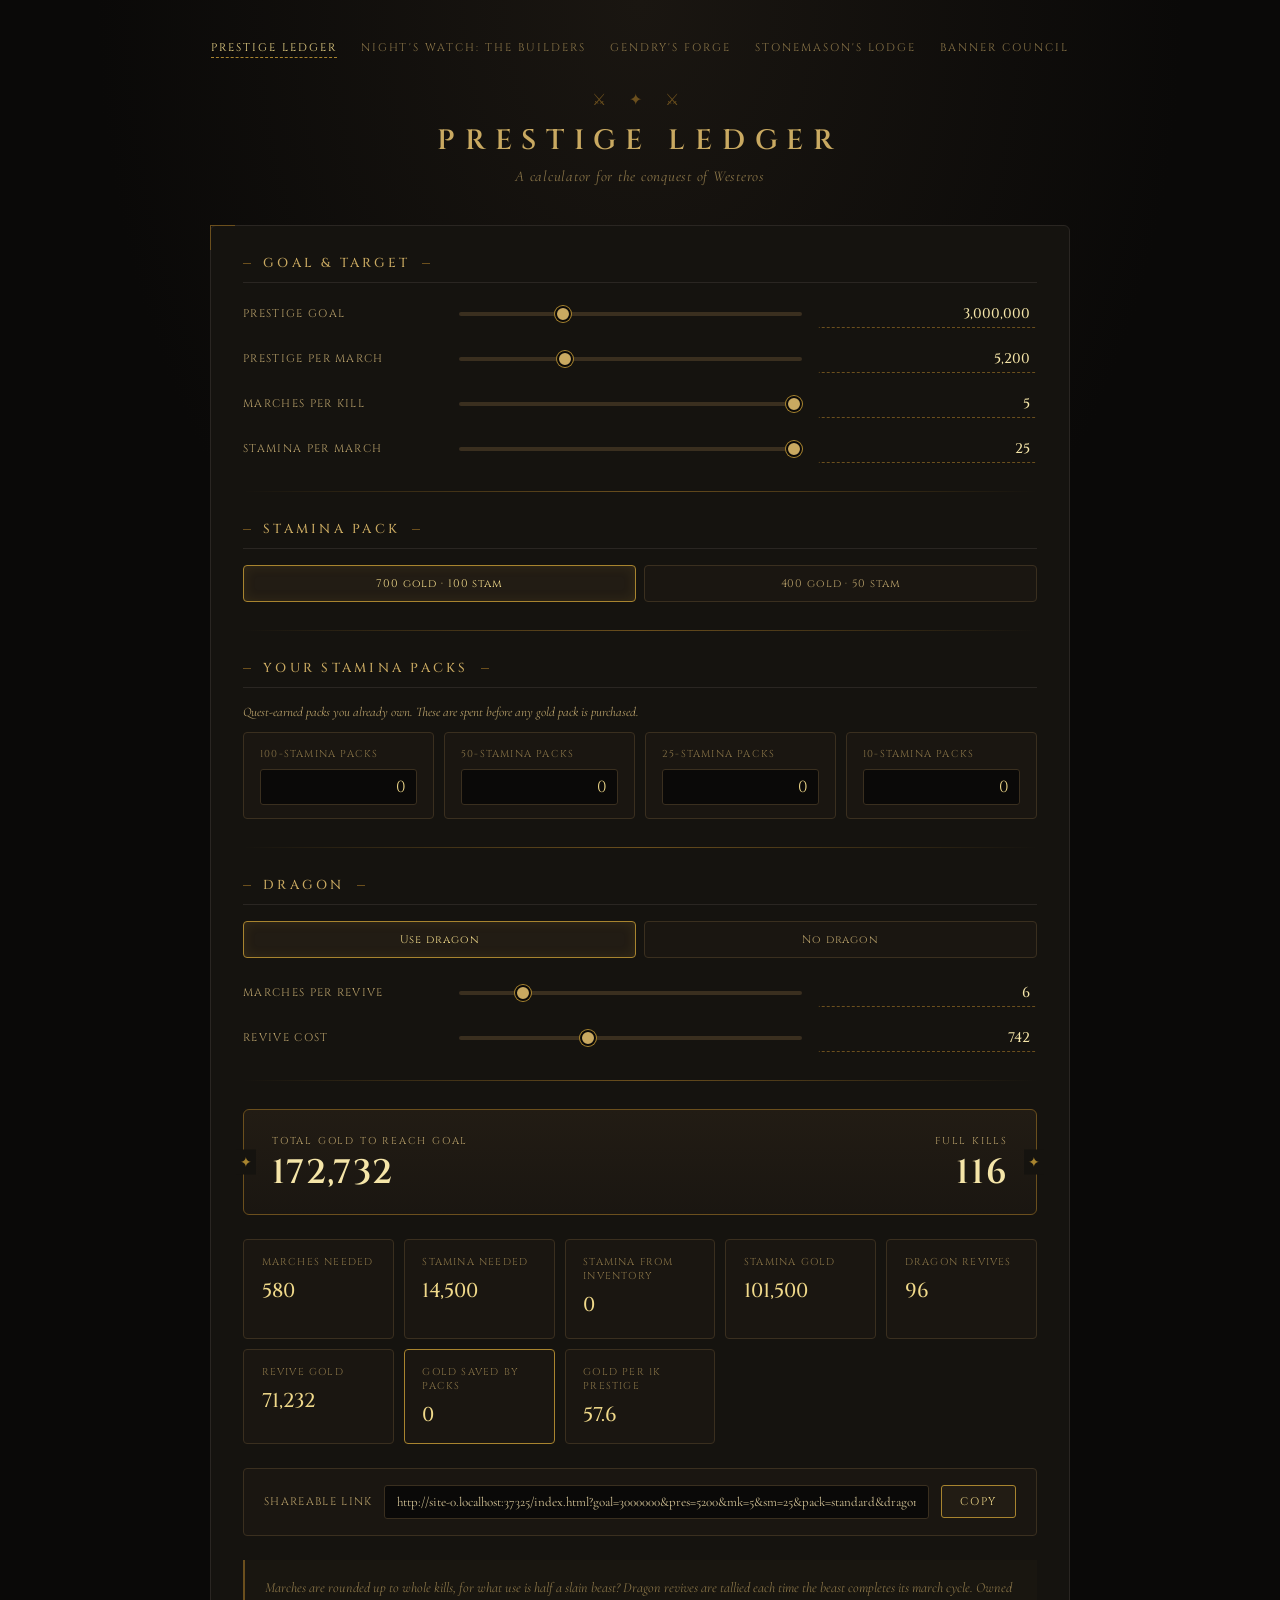
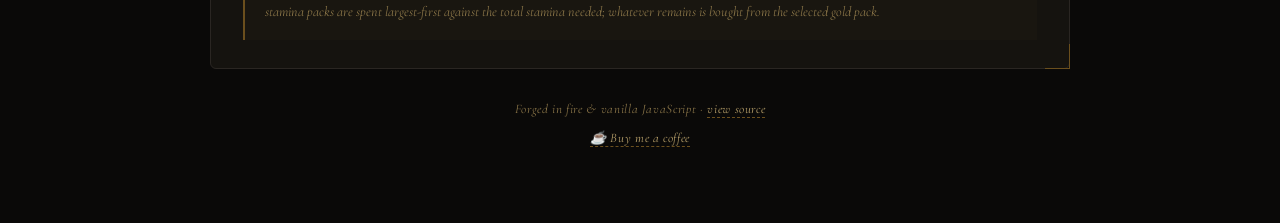
<file: index.html>
<!DOCTYPE html>
<html lang="en">
<head>
<meta charset="UTF-8">
<meta name="viewport" content="width=device-width, initial-scale=1.0">
<title>Prestige Ledger — GoT Conquest Calculator</title>
<meta name="description" content="A live calculator for tracking house prestige gained from monster attacks in Game of Thrones: Conquest.">
<link rel="preconnect" href="https://fonts.googleapis.com">
<link rel="preconnect" href="https://fonts.gstatic.com" crossorigin>
<link href="https://fonts.googleapis.com/css2?family=Cinzel:wght@400;500;600;700&family=Cormorant+Garamond:ital,wght@0,400;0,500;1,400&display=swap" rel="stylesheet">
<link rel="stylesheet" href="styles.css">
</head>
<body>

<div class="page">

  <nav class="nav">
    <a href="index.html" class="current">Prestige Ledger</a>
    <a href="keep-upgrade.html">Night's Watch: The Builders</a>
    <a href="gendrys-forge.html">Gendry's Forge</a>
    <a href="enhance.html">Stonemason's Lodge</a>
    <a href="alliance-tree.html">Banner Council</a>
  </nav>

  <div class="crest">⚔ ✦ ⚔</div>
  <h1 class="title">Prestige Ledger</h1>
  <p class="subtitle">A calculator for the conquest of Westeros</p>

  <div class="panel" id="wrap">

    <h2>Goal &amp; Target</h2>
    <div class="row">
      <label>Prestige goal</label>
      <input type="range" id="goal" min="100000" max="10000000" step="50000" value="3000000" />
      <input type="text" inputmode="numeric" class="val-input" id="goal-out" data-field="goal" />
    </div>
    <div class="row">
      <label>Prestige per march</label>
      <input type="range" id="prestige" min="1000" max="15000" step="100" value="5200" />
      <input type="text" inputmode="numeric" class="val-input" id="prestige-out" data-field="prestige" />
    </div>
    <div class="row">
      <label>Marches per kill</label>
      <input type="range" id="marches-kill" min="1" max="5" step="1" value="5" />
      <input type="text" inputmode="numeric" class="val-input" id="marches-kill-out" data-field="marchesKill" />
    </div>
    <div class="row">
      <label>Stamina per march</label>
      <input type="range" id="stamina-march" min="5" max="25" step="5" value="25" />
      <input type="text" inputmode="numeric" class="val-input" id="stamina-march-out" data-field="stamMarch" />
    </div>

    <div class="divider"></div>

    <h2>Stamina Pack</h2>
    <div class="radio-group" id="pack-group">
      <div class="radio-opt active" data-pack="standard" data-gold="700" data-stam="100">700 gold · 100 stam</div>
      <div class="radio-opt" data-pack="small" data-gold="400" data-stam="50">400 gold · 50 stam</div>
    </div>

    <div class="divider"></div>

    <h2>Your Stamina Packs</h2>
    <p class="inv-hint">Quest-earned packs you already own. These are spent before any gold pack is purchased.</p>
    <div class="inventory-grid">
      <div class="inv-card">
        <label>100-stamina packs</label>
        <input type="text" inputmode="numeric" id="inv-100" data-inv="100" value="0" />
      </div>
      <div class="inv-card">
        <label>50-stamina packs</label>
        <input type="text" inputmode="numeric" id="inv-50" data-inv="50" value="0" />
      </div>
      <div class="inv-card">
        <label>25-stamina packs</label>
        <input type="text" inputmode="numeric" id="inv-25" data-inv="25" value="0" />
      </div>
      <div class="inv-card">
        <label>10-stamina packs</label>
        <input type="text" inputmode="numeric" id="inv-10" data-inv="10" value="0" />
      </div>
    </div>

    <div class="divider"></div>

    <h2>Dragon</h2>
    <div class="radio-group" id="dragon-group" style="margin-bottom: 1.25rem;">
      <div class="radio-opt active" data-dragon="1">Use dragon</div>
      <div class="radio-opt" data-dragon="0">No dragon</div>
    </div>
    <div class="row dragon-row">
      <label>Marches per revive</label>
      <input type="range" id="dragon-marches" min="1" max="30" step="1" value="6" />
      <input type="text" inputmode="numeric" class="val-input" id="dragon-marches-out" data-field="dragonMarches" />
    </div>
    <div class="row dragon-row">
      <label>Revive cost</label>
      <input type="range" id="revive" min="0" max="2000" step="1" value="742" />
      <input type="text" inputmode="numeric" class="val-input" id="revive-out" data-field="revive" />
    </div>

    <div class="divider"></div>

    <div class="headline">
      <div>
        <div class="headline-label">Total gold to reach goal</div>
        <div class="headline-val" id="total-gold">—</div>
      </div>
      <div style="text-align: right;">
        <div class="headline-label">Full kills</div>
        <div class="headline-val" id="total-kills">—</div>
      </div>
    </div>

    <div class="stats-grid">
      <div class="stat-card">
        <div class="stat-label">Marches needed</div>
        <div class="stat-val" id="marches">—</div>
      </div>
      <div class="stat-card">
        <div class="stat-label">Stamina needed</div>
        <div class="stat-val" id="stamina-total">—</div>
      </div>
      <div class="stat-card">
        <div class="stat-label">Stamina from inventory</div>
        <div class="stat-val" id="stam-from-inv">—</div>
        <div class="stat-sub" id="stam-from-inv-sub"></div>
      </div>
      <div class="stat-card">
        <div class="stat-label">Stamina gold</div>
        <div class="stat-val" id="stamina-gold">—</div>
      </div>
      <div class="stat-card">
        <div class="stat-label">Dragon revives</div>
        <div class="stat-val" id="revives">—</div>
      </div>
      <div class="stat-card">
        <div class="stat-label">Revive gold</div>
        <div class="stat-val" id="revive-gold">—</div>
      </div>
      <div class="stat-card savings">
        <div class="stat-label">Gold saved by packs</div>
        <div class="stat-val" id="gold-saved">—</div>
      </div>
      <div class="stat-card">
        <div class="stat-label">Gold per 1k prestige</div>
        <div class="stat-val" id="efficiency">—</div>
      </div>
    </div>

    <div class="share">
      <span class="share-label">Shareable link</span>
      <input type="text" id="share-url" readonly />
      <button id="copy-btn" type="button">Copy</button>
    </div>

    <div class="footnote">
      Marches are rounded up to whole kills, for what use is half a slain beast? Dragon revives are tallied each time the beast completes its march cycle. Owned stamina packs are spent largest-first against the total stamina needed; whatever remains is bought from the selected gold pack.
    </div>

  </div>

  <footer>
    <p>Forged in fire &amp; vanilla JavaScript · <a href="https://github.com/macaugh/gotc-companion" target="_blank" rel="noopener">view source</a></p>
    <p><a href="https://buymeacoffee.com/laughingcr0w" target="_blank" rel="noopener">☕ Buy me a coffee</a></p>
  </footer>

</div>

<script>
(function() {
  const fmt = n => Math.round(n).toLocaleString();
  const wrap = document.getElementById('wrap');

  const state = {
    goal: 3000000,
    prestige: 5200,
    marchesKill: 5,
    stamMarch: 25,
    pack: 'standard',
    packGold: 700,
    packStam: 100,
    useDragon: true,
    dragonMarches: 6,
    revive: 742,
    inv100: 0,
    inv50: 0,
    inv25: 0,
    inv10: 0
  };

  // Slider config: keep min/max for slider; typed input may exceed.
  const SLIDERS = {
    goal:          { min: 100000, max: 10000000, step: 50000, integer: true },
    prestige:      { min: 1000,   max: 15000,    step: 100,   integer: true },
    marchesKill:   { min: 1,      max: 5,        step: 1,     integer: true },
    stamMarch:     { min: 5,      max: 25,       step: 5,     integer: true },
    dragonMarches: { min: 1,      max: 30,       step: 1,     integer: true },
    revive:        { min: 0,      max: 2000,     step: 1,     integer: true }
  };

  const SLIDER_ID = {
    goal: 'goal',
    prestige: 'prestige',
    marchesKill: 'marches-kill',
    stamMarch: 'stamina-march',
    dragonMarches: 'dragon-marches',
    revive: 'revive'
  };

  const OUT_ID = {
    goal: 'goal-out',
    prestige: 'prestige-out',
    marchesKill: 'marches-kill-out',
    stamMarch: 'stamina-march-out',
    dragonMarches: 'dragon-marches-out',
    revive: 'revive-out'
  };

  const URL_KEYS = {
    goal: 'goal',
    pres: 'prestige',
    mk: 'marchesKill',
    sm: 'stamMarch',
    pack: 'pack',
    dragon: 'useDragon',
    dm: 'dragonMarches',
    rev: 'revive',
    i100: 'inv100',
    i50: 'inv50',
    i25: 'inv25',
    i10: 'inv10'
  };

  const PACKS = {
    standard: { gold: 700, stam: 100 },
    small: { gold: 400, stam: 50 }
  };

  // Parse a typed string into a number; allows commas. Returns null if invalid.
  function parseTyped(raw, integer) {
    if (raw == null) return null;
    const cleaned = String(raw).replace(/[,\s]/g, '');
    if (cleaned === '' || cleaned === '-') return null;
    const n = integer ? parseInt(cleaned, 10) : parseFloat(cleaned);
    if (isNaN(n)) return null;
    return n;
  }

  function clampForSlider(field, value) {
    const cfg = SLIDERS[field];
    if (!cfg) return value;
    return Math.max(cfg.min, Math.min(cfg.max, value));
  }

  function loadFromUrl() {
    const params = new URLSearchParams(window.location.search);
    for (const [urlKey, stateKey] of Object.entries(URL_KEYS)) {
      if (!params.has(urlKey)) continue;
      const raw = params.get(urlKey);
      if (stateKey === 'pack') {
        if (PACKS[raw]) {
          state.pack = raw;
          state.packGold = PACKS[raw].gold;
          state.packStam = PACKS[raw].stam;
        }
      } else if (stateKey === 'useDragon') {
        state.useDragon = raw === '1' || raw === 'true';
      } else {
        const num = parseInt(raw, 10);
        if (!isNaN(num) && num >= 0) state[stateKey] = num;
      }
    }
  }

  // Push current state into all controls (sliders, text inputs, radios).
  function applyToDom() {
    for (const field of Object.keys(SLIDERS)) {
      const slider = document.getElementById(SLIDER_ID[field]);
      const out = document.getElementById(OUT_ID[field]);
      slider.value = clampForSlider(field, state[field]);
      // Only overwrite the text input if it's not currently being edited.
      if (document.activeElement !== out) {
        out.value = SLIDERS[field].integer ? fmt(state[field]) : state[field];
      }
    }
    document.getElementById('inv-100').value = state.inv100;
    document.getElementById('inv-50').value = state.inv50;
    document.getElementById('inv-25').value = state.inv25;
    document.getElementById('inv-10').value = state.inv10;

    document.querySelectorAll('#pack-group .radio-opt').forEach(o => {
      o.classList.toggle('active', o.dataset.pack === state.pack);
    });
    document.querySelectorAll('#dragon-group .radio-opt').forEach(o => {
      o.classList.toggle('active', o.dataset.dragon === (state.useDragon ? '1' : '0'));
    });
    wrap.classList.toggle('dragon-disabled', !state.useDragon);
  }

  function buildUrl() {
    const params = new URLSearchParams();
    params.set('goal', state.goal);
    params.set('pres', state.prestige);
    params.set('mk', state.marchesKill);
    params.set('sm', state.stamMarch);
    params.set('pack', state.pack);
    params.set('dragon', state.useDragon ? '1' : '0');
    params.set('dm', state.dragonMarches);
    params.set('rev', state.revive);
    if (state.inv100) params.set('i100', state.inv100);
    if (state.inv50)  params.set('i50',  state.inv50);
    if (state.inv25)  params.set('i25',  state.inv25);
    if (state.inv10)  params.set('i10',  state.inv10);
    return window.location.origin + window.location.pathname + '?' + params.toString();
  }

  // Greedy largest-first consumption without exceeding stamina need.
  // Returns { used: total stam used, byPack: {100,50,25,10} counts consumed }.
  function consumeInventory(need) {
    const sizes = [100, 50, 25, 10];
    const owned = { 100: state.inv100, 50: state.inv50, 25: state.inv25, 10: state.inv10 };
    const used = { 100: 0, 50: 0, 25: 0, 10: 0 };
    let remaining = need;
    for (const s of sizes) {
      if (remaining <= 0) break;
      const fits = Math.floor(remaining / s);
      const take = Math.min(owned[s], fits);
      if (take > 0) {
        used[s] = take;
        remaining -= take * s;
      }
    }
    // After greedy fit, try one more smallest pack to top up if it doesn't
    // overshoot the remaining need by too much. Actually for accuracy we don't
    // top up; the caller buys the remainder from the gold pack.
    const totalUsed = used[100] * 100 + used[50] * 50 + used[25] * 25 + used[10] * 10;
    return { used: totalUsed, byPack: used };
  }

  function calc() {
    const rawMarches = state.prestige > 0 ? Math.ceil(state.goal / state.prestige) : 0;
    const fullKills = state.marchesKill > 0 ? Math.ceil(rawMarches / state.marchesKill) : 0;
    const marches = fullKills * state.marchesKill;

    const stamina = marches * state.stamMarch;

    const inv = consumeInventory(stamina);
    const stamFromGold = Math.max(0, stamina - inv.used);
    const stamGold = (stamFromGold / state.packStam) * state.packGold;
    const stamGoldNoInv = (stamina / state.packStam) * state.packGold;
    const goldSaved = Math.max(0, stamGoldNoInv - stamGold);

    const revives = state.useDragon ? Math.floor(marches / state.dragonMarches) : 0;
    const reviveGold = revives * state.revive;

    const totalGold = stamGold + reviveGold;
    const efficiency = state.goal > 0 ? totalGold / (state.goal / 1000) : 0;

    document.getElementById('total-gold').textContent = fmt(totalGold);
    document.getElementById('total-kills').textContent = fmt(fullKills);
    document.getElementById('marches').textContent = fmt(marches);
    document.getElementById('stamina-total').textContent = fmt(stamina);
    document.getElementById('stamina-gold').textContent = fmt(stamGold);
    document.getElementById('revives').textContent = state.useDragon ? fmt(revives) : '—';
    document.getElementById('revive-gold').textContent = state.useDragon ? fmt(reviveGold) : '—';
    document.getElementById('efficiency').textContent = efficiency.toFixed(1);

    document.getElementById('stam-from-inv').textContent = fmt(inv.used);
    const breakdownParts = [];
    if (inv.byPack[100]) breakdownParts.push(inv.byPack[100] + '×100');
    if (inv.byPack[50])  breakdownParts.push(inv.byPack[50] + '×50');
    if (inv.byPack[25])  breakdownParts.push(inv.byPack[25] + '×25');
    if (inv.byPack[10])  breakdownParts.push(inv.byPack[10] + '×10');
    document.getElementById('stam-from-inv-sub').textContent = breakdownParts.join(' · ');
    document.getElementById('gold-saved').textContent = fmt(goldSaved);

    document.getElementById('share-url').value = buildUrl();
  }

  // Sync the formatted readout into a text input that isn't currently focused.
  function refreshOut(field) {
    const out = document.getElementById(OUT_ID[field]);
    if (document.activeElement !== out) {
      out.value = SLIDERS[field].integer ? fmt(state[field]) : state[field];
    }
  }

  // Wire sliders → state → recalc
  for (const field of Object.keys(SLIDERS)) {
    const slider = document.getElementById(SLIDER_ID[field]);
    slider.addEventListener('input', () => {
      state[field] = +slider.value;
      refreshOut(field);
      calc();
    });
  }

  // Wire text inputs (value readouts) → state → recalc
  document.querySelectorAll('.val-input').forEach(input => {
    const field = input.dataset.field;
    const cfg = SLIDERS[field];

    input.addEventListener('input', () => {
      const parsed = parseTyped(input.value, cfg.integer);
      if (parsed === null || parsed < 0) {
        input.classList.add('invalid');
        return;
      }
      input.classList.remove('invalid');
      state[field] = parsed;
      // Sync slider (clamped). Typed value may exceed slider max.
      document.getElementById(SLIDER_ID[field]).value = clampForSlider(field, parsed);
      calc();
    });

    // On blur, reformat the text (e.g. add commas) and clear invalid state.
    input.addEventListener('blur', () => {
      input.classList.remove('invalid');
      input.value = cfg.integer ? fmt(state[field]) : state[field];
    });
  });

  // Wire inventory inputs
  document.querySelectorAll('[data-inv]').forEach(input => {
    const size = +input.dataset.inv;
    const key = 'inv' + size;
    input.addEventListener('input', () => {
      const parsed = parseTyped(input.value, true);
      if (parsed === null || parsed < 0) {
        input.style.borderColor = 'var(--blood)';
        return;
      }
      input.style.borderColor = '';
      state[key] = parsed;
      calc();
    });
    input.addEventListener('blur', () => {
      input.style.borderColor = '';
      input.value = state[key];
    });
  });

  // Wire pack radios
  document.querySelectorAll('#pack-group .radio-opt').forEach(opt => {
    opt.addEventListener('click', () => {
      document.querySelectorAll('#pack-group .radio-opt').forEach(o => o.classList.remove('active'));
      opt.classList.add('active');
      state.pack = opt.dataset.pack;
      state.packGold = +opt.dataset.gold;
      state.packStam = +opt.dataset.stam;
      calc();
    });
  });

  // Wire dragon radios
  document.querySelectorAll('#dragon-group .radio-opt').forEach(opt => {
    opt.addEventListener('click', () => {
      document.querySelectorAll('#dragon-group .radio-opt').forEach(o => o.classList.remove('active'));
      opt.classList.add('active');
      state.useDragon = opt.dataset.dragon === '1';
      wrap.classList.toggle('dragon-disabled', !state.useDragon);
      calc();
    });
  });

  // Wire copy button
  document.getElementById('copy-btn').addEventListener('click', async () => {
    const btn = document.getElementById('copy-btn');
    const url = document.getElementById('share-url').value;
    try {
      await navigator.clipboard.writeText(url);
    } catch (e) {
      const input = document.getElementById('share-url');
      input.select();
      document.execCommand('copy');
    }
    btn.textContent = 'Copied';
    btn.classList.add('copied');
    setTimeout(() => {
      btn.textContent = 'Copy';
      btn.classList.remove('copied');
    }, 1500);
  });

  // Init
  loadFromUrl();
  applyToDom();
  calc();
})();
</script>

</body>
</html>
</file>
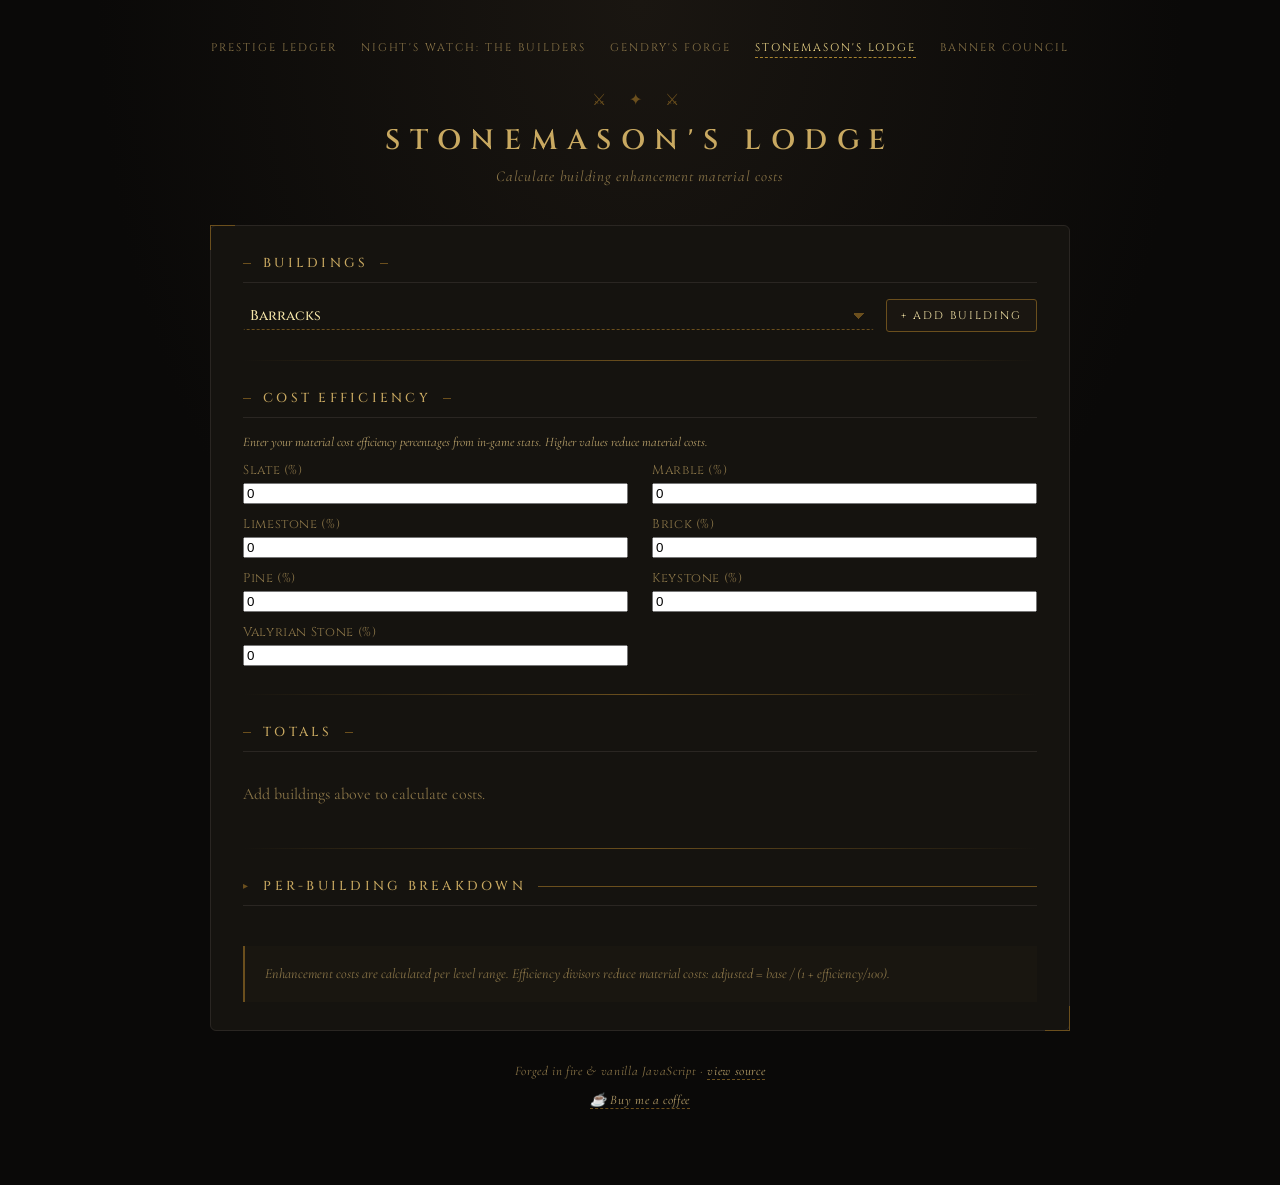
<file: enhance.html>
<!doctype html>
<html lang="en">
<head>
<meta charset="utf-8">
<meta name="viewport" content="width=device-width, initial-scale=1.0">
<title>Stonemason's Lodge — GoT Conquest Calculator</title>
<meta name="description" content="Calculate building enhancement material costs in Game of Thrones: Conquest.">
<link rel="preconnect" href="https://fonts.googleapis.com">
<link rel="preconnect" href="https://fonts.gstatic.com" crossorigin>
<link href="https://fonts.googleapis.com/css2?family=Cinzel:wght@400;500;600;700&family=Cormorant+Garamond:ital,wght@0,400;0,500;1,400&display=swap" rel="stylesheet">
<link rel="stylesheet" href="styles.css">
<style>
  .build-entry { border: 1px solid var(--border); border-radius: 6px; padding: 1rem; margin-bottom: 1rem; background: var(--bg-card); }
  .build-entry h3 { margin: 0 0 0.75rem; font-family: 'Cinzel', Georgia, serif; color: var(--gold); font-size: 1rem; display: flex; justify-content: space-between; align-items: center; }
  .build-entry h3 button { background: none; border: 1px solid var(--blood); color: var(--blood); font-family: 'Cinzel', Georgia, serif; font-size: 0.7rem; padding: 2px 8px; border-radius: 4px; cursor: pointer; letter-spacing: 0.05em; }
  .build-entry h3 button:hover { background: var(--blood); color: var(--text); }
  .enh-row { display: flex; gap: 0.75rem; align-items: center; margin-bottom: 0.5rem; flex-wrap: wrap; }
  .enh-row label { flex: 1 1 200px; font-size: 0.95rem; color: var(--text-muted); }
  .enh-row .val-select, .enh-row .val-input { flex: 0 0 80px; }
  .level-range { display: flex; gap: 0.5rem; align-items: center; }
  .level-range span { color: var(--gold-faint); font-family: 'Cinzel', Georgia, serif; font-size: 0.75rem; }
  .e4-bonuses { margin-top: 0.75rem; padding-top: 0.75rem; border-top: 1px solid var(--border); }
  .e4-bonuses h4 { margin: 0 0 0.5rem; font-family: 'Cinzel', Georgia, serif; color: var(--gold-dim); font-size: 0.85rem; }
  .e4-bonus-row { display: flex; justify-content: space-between; font-size: 0.85rem; padding: 2px 0; }
  .e4-bonus-row .bonus-type { color: var(--text-muted); }
  .e4-bonus-row .bonus-val { color: var(--gold); font-family: 'Cinzel', Georgia, serif; }
  .totals-grid { display: grid; grid-template-columns: repeat(auto-fill, minmax(140px, 1fr)); gap: 0.75rem; }
  .mat-card { background: var(--bg-card-raised); border: 1px solid var(--border); border-radius: 6px; padding: 0.75rem; text-align: center; }
  .mat-card .mat-name { font-family: 'Cinzel', Georgia, serif; font-size: 0.75rem; color: var(--gold-faint); letter-spacing: 0.1em; text-transform: uppercase; margin-bottom: 0.25rem; }
  .mat-card .mat-val { font-family: 'Cinzel', Georgia, serif; font-size: 1.25rem; color: var(--gold-bright); }
  .mat-card .mat-adj { font-size: 0.8rem; color: var(--gold-dim); }
  .eff-grid { display: grid; grid-template-columns: repeat(auto-fill, minmax(280px, 1fr)); gap: 0.75rem 1.5rem; }
  .eff-grid .eff-field { display: flex; flex-direction: column; gap: 0.25rem; }
  .eff-grid .eff-field label { font-size: 0.8rem; color: var(--text-muted); font-family: 'Cinzel', Georgia, serif; letter-spacing: 0.05em; }
  .eff-grid .eff-field input { width: 100%; }
  .breakdown-table { width: 100%; border-collapse: collapse; font-size: 0.85rem; }
  .breakdown-table th, .breakdown-table td { padding: 4px 8px; text-align: right; border-bottom: 1px solid var(--border); }
  .breakdown-table th { color: var(--gold-faint); font-family: 'Cinzel', Georgia, serif; font-size: 0.7rem; letter-spacing: 0.05em; }
  .breakdown-table td:first-child, .breakdown-table th:first-child { text-align: left; }
  .breakdown-table tbody tr:hover { background: var(--bg-card-raised); }
  .add-building-row { display: flex; gap: 0.75rem; align-items: center; margin-bottom: 1rem; flex-wrap: wrap; }
  .add-building-row select { flex: 1 1 200px; }
</style>
</head>
<body>

<div class="page">

  <nav class="nav">
    <a href="index.html">Prestige Ledger</a>
    <a href="keep-upgrade.html">Night's Watch: The Builders</a>
    <a href="gendrys-forge.html">Gendry's Forge</a>
    <a href="enhance.html" class="current">Stonemason's Lodge</a>
    <a href="alliance-tree.html">Banner Council</a>
  </nav>

  <div class="crest">⚔ ✦ ⚔</div>
  <h1 class="title">Stonemason's Lodge</h1>
  <p class="subtitle">Calculate building enhancement material costs</p>

  <div class="panel" id="wrap">

    <h2>Buildings</h2>
    <div class="add-building-row">
      <select id="building-select" class="val-select"></select>
      <button type="button" id="add-building" class="btn-gold">+ Add Building</button>
    </div>
    <div id="building-entries"></div>

    <div class="divider"></div>

    <h2>Cost Efficiency</h2>
    <p class="inv-hint">Enter your material cost efficiency percentages from in-game stats. Higher values reduce material costs.</p>
    <div class="eff-grid" id="eff-grid"></div>

    <div class="divider"></div>

    <h2>Totals</h2>
    <div class="totals-grid" id="totals-grid"></div>

    <div class="divider"></div>

    <details class="collapse" id="breakdown-details">
      <summary>Per-building breakdown</summary>
      <div id="breakdown-body"></div>
    </details>

    <div class="footnote">
      Enhancement costs are calculated per level range. Efficiency divisors reduce material costs: adjusted = base / (1 + efficiency/100).
    </div>

  </div>

  <footer>
    <p>Forged in fire &amp; vanilla JavaScript · <a href="https://github.com/macaugh/gotc-companion" target="_blank" rel="noopener">view source</a></p>
    <p><a href="https://buymeacoffee.com/laughingcr0w" target="_blank" rel="noopener">☕ Buy me a coffee</a></p>
  </footer>

</div>

<script src="enhance-data.js"></script>
<script>
(function () {
  const D = ENHANCE_DATA;
  const MATS = ['Slate','Marble','Limestone','Brick','Pine','Keystone','Valyrian Stone'];
  const MAT_KEYS = ['s','m','ls','b','p','k','vs'];
  const buildingNames = Object.keys(D.buildings).sort();

  const entries = [];
  let entryId = 0;

  const efficiencies = {};
  MATS.forEach(m => efficiencies[m] = 0);

  const $ = s => document.querySelector(s);
  const $$ = s => document.querySelectorAll(s);

  function populateBuildingSelect() {
    const sel = $('#building-select');
    sel.innerHTML = '';
    buildingNames.forEach(b => {
      const opt = document.createElement('option');
      opt.value = b;
      opt.textContent = b;
      sel.appendChild(opt);
    });
  }

  function createEffGrid() {
    const grid = $('#eff-grid');
    MATS.forEach(mat => {
      const field = document.createElement('div');
      field.className = 'eff-field';
      field.innerHTML = `<label>${mat} (%)</label>
        <input type="text" inputmode="decimal" class="val-input eff-input" data-mat="${mat}" value="0" />`;
      grid.appendChild(field);
    });
    grid.addEventListener('input', e => {
      if (e.target.classList.contains('eff-input')) {
        const mat = e.target.dataset.mat;
        efficiencies[mat] = parseFloat(e.target.value) || 0;
        recalc();
      }
    });
  }

  function getPriceTierCosts(tier, fromLevel, toLevel) {
    const tierData = D.prices[tier];
    if (!tierData) return null;
    const totals = new Array(7).fill(0);
    for (let lvl = fromLevel + 1; lvl <= toLevel; lvl++) {
      const row = tierData.find(r => r[0] === lvl);
      if (row) {
        for (let i = 0; i < 7; i++) totals[i] += row[i + 1];
      }
    }
    return totals;
  }

  function getE4Bonuses(buildingName, level) {
    const bld = D.buildings[buildingName];
    if (!bld || !bld.e4) return [];
    const entry = bld.e4.find(e => e.l === level);
    return entry ? entry.e : [];
  }

  function addBuilding(name) {
    const id = entryId++;
    const bld = D.buildings[name];
    const enhNames = Object.keys(bld.enhancements);

    const entry = {
      id,
      name,
      levels: {},
      e4From: 0,
      e4To: 0
    };
    enhNames.forEach(e => entry.levels[e] = { from: 0, to: 0 });
    entries.push(entry);

    renderEntry(entry);
    recalc();
  }

  function renderEntry(entry) {
    const bld = D.buildings[entry.name];
    const enhNames = Object.keys(bld.enhancements);
    const div = document.createElement('div');
    div.className = 'build-entry';
    div.id = 'entry-' + entry.id;

    let html = `<h3><span>${entry.name}</span><button type="button" data-remove="${entry.id}">Remove</button></h3>`;

    enhNames.forEach(enhName => {
      const tier = bld.enhancements[enhName];
      html += `<div class="enh-row">
        <label>${enhName} <span style="color:var(--gold-faint);font-size:0.75rem">(${tier})</span></label>
        <div class="level-range">
          <span>From</span>
          <input type="text" inputmode="numeric" class="val-input enh-level" data-entry="${entry.id}" data-enh="${enhName}" data-dir="from" value="0" style="width:60px" />
          <span>To</span>
          <input type="text" inputmode="numeric" class="val-input enh-level" data-entry="${entry.id}" data-enh="${enhName}" data-dir="to" value="0" style="width:60px" />
        </div>
      </div>`;
    });

    html += `<div class="enh-row">
      <label>Enhancement 4 <span style="color:var(--gold-faint);font-size:0.75rem">(Special)</span></label>
      <div class="level-range">
        <span>From</span>
        <input type="text" inputmode="numeric" class="val-input e4-level" data-entry="${entry.id}" data-dir="from" value="0" style="width:60px" />
        <span>To</span>
        <input type="text" inputmode="numeric" class="val-input e4-level" data-entry="${entry.id}" data-dir="to" value="0" style="width:60px" />
      </div>
    </div>`;

    html += `<div class="e4-bonuses" id="e4-bonuses-${entry.id}"></div>`;

    div.innerHTML = html;
    $('#building-entries').appendChild(div);

    div.addEventListener('input', e => {
      if (e.target.classList.contains('enh-level')) {
        const eid = parseInt(e.target.dataset.entry);
        const enhName = e.target.dataset.enh;
        const dir = e.target.dataset.dir;
        const val = Math.max(0, Math.min(40, parseInt(e.target.value) || 0));
        const ent = entries.find(en => en.id === eid);
        if (ent) {
          ent.levels[enhName][dir] = val;
          recalc();
        }
      }
      if (e.target.classList.contains('e4-level')) {
        const eid = parseInt(e.target.dataset.entry);
        const dir = e.target.dataset.dir;
        const val = Math.max(0, Math.min(40, parseInt(e.target.value) || 0));
        const ent = entries.find(en => en.id === eid);
        if (ent) {
          ent['e4' + (dir === 'from' ? 'From' : 'To')] = val;
          renderE4Bonuses(ent);
          recalc();
        }
      }
    });

    div.querySelector('[data-remove]').addEventListener('click', e => {
      const eid = parseInt(e.target.dataset.remove);
      const idx = entries.findIndex(en => en.id === eid);
      if (idx !== -1) entries.splice(idx, 1);
      div.remove();
      recalc();
    });

    renderE4Bonuses(entry);
  }

  function renderE4Bonuses(entry) {
    const container = document.getElementById('e4-bonuses-' + entry.id);
    if (!container) return;
    if (entry.e4To <= 0) { container.innerHTML = ''; return; }

    const bonuses = getE4Bonuses(entry.name, entry.e4To);
    if (!bonuses.length) { container.innerHTML = ''; return; }

    let html = '<h4>Enhancement 4 Bonuses at Level ' + entry.e4To + '</h4>';
    bonuses.forEach(b => {
      const val = typeof b.v === 'number' && b.v !== 0
        ? (String(b.v).includes('.') || b.v > 100 ? formatNum(b.v) : b.v + '%')
        : '—';
      html += `<div class="e4-bonus-row"><span class="bonus-type">${b.t}</span><span class="bonus-val">${val}</span></div>`;
    });
    container.innerHTML = html;
  }

  function calcEntryCosts(entry) {
    const bld = D.buildings[entry.name];
    const totals = new Array(7).fill(0);

    for (const [enhName, range] of Object.entries(entry.levels)) {
      if (range.to <= range.from) continue;
      const tier = bld.enhancements[enhName];
      const costs = getPriceTierCosts(tier, range.from, range.to);
      if (costs) {
        for (let i = 0; i < 7; i++) totals[i] += costs[i];
      }
    }

    if (entry.e4To > entry.e4From) {
      const costs = getPriceTierCosts('Special', entry.e4From, entry.e4To);
      if (costs) {
        for (let i = 0; i < 7; i++) totals[i] += costs[i];
      }
    }

    return totals;
  }

  function applyEfficiency(totals) {
    return totals.map((val, i) => {
      const eff = efficiencies[MATS[i]] || 0;
      return Math.ceil(val / (1 + eff / 100));
    });
  }

  function formatNum(n) {
    if (n >= 1e6) return (n / 1e6).toFixed(2) + 'M';
    if (n >= 1e3) return (n / 1e3).toFixed(1) + 'K';
    return n.toLocaleString();
  }

  function recalc() {
    const grandTotals = new Array(7).fill(0);
    const perBuilding = [];

    entries.forEach(entry => {
      const raw = calcEntryCosts(entry);
      const adj = applyEfficiency(raw);
      for (let i = 0; i < 7; i++) grandTotals[i] += raw[i];
      perBuilding.push({ name: entry.name, raw, adj });
    });

    const adjGrand = applyEfficiency(grandTotals);

    const totalsGrid = $('#totals-grid');
    totalsGrid.innerHTML = '';
    MATS.forEach((mat, i) => {
      if (grandTotals[i] === 0 && adjGrand[i] === 0) return;
      const card = document.createElement('div');
      card.className = 'mat-card';
      card.innerHTML = `<div class="mat-name">${mat}</div>
        <div class="mat-val">${formatNum(adjGrand[i])}</div>
        ${adjGrand[i] !== grandTotals[i] ? `<div class="mat-adj">base: ${formatNum(grandTotals[i])}</div>` : ''}`;
      totalsGrid.appendChild(card);
    });

    if (entries.length === 0) {
      totalsGrid.innerHTML = '<p style="color:var(--text-muted);grid-column:1/-1">Add buildings above to calculate costs.</p>';
    }

    const breakdownBody = $('#breakdown-body');
    if (perBuilding.length === 0) {
      breakdownBody.innerHTML = '';
      return;
    }

    let thtml = '<table class="breakdown-table"><thead><tr><th>Building</th>';
    const visibleMats = MATS.filter((_, i) => grandTotals[i] > 0);
    visibleMats.forEach(m => thtml += `<th>${m}</th>`);
    thtml += '</tr></thead><tbody>';

    perBuilding.forEach(pb => {
      thtml += `<tr><td>${pb.name}</td>`;
      visibleMats.forEach(m => {
        const idx = MATS.indexOf(m);
        const val = pb.adj[idx];
        thtml += `<td>${val > 0 ? formatNum(val) : '—'}</td>`;
      });
      thtml += '</tr>';
    });

    thtml += `<tr style="border-top:2px solid var(--gold-dark);font-weight:bold"><td>Total</td>`;
    visibleMats.forEach(m => {
      const idx = MATS.indexOf(m);
      thtml += `<td>${formatNum(adjGrand[idx])}</td>`;
    });
    thtml += '</tr></tbody></table>';
    breakdownBody.innerHTML = thtml;

    save();
  }

  function save() {
    const state = {
      entries: entries.map(e => ({ name: e.name, levels: e.levels, e4From: e.e4From, e4To: e.e4To })),
      efficiencies
    };
    try { localStorage.setItem('gotc-stonemason', JSON.stringify(state)); } catch(e) {}
  }

  function load() {
    try {
      const raw = localStorage.getItem('gotc-stonemason');
      if (!raw) return;
      const state = JSON.parse(raw);
      if (state.efficiencies) {
        MATS.forEach(m => {
          if (state.efficiencies[m] !== undefined) {
            efficiencies[m] = state.efficiencies[m];
            const inp = document.querySelector(`.eff-input[data-mat="${m}"]`);
            if (inp) inp.value = efficiencies[m];
          }
        });
      }
      if (state.entries) {
        state.entries.forEach(se => {
          if (!D.buildings[se.name]) return;
          const id = entryId++;
          const bld = D.buildings[se.name];
          const enhNames = Object.keys(bld.enhancements);
          const entry = { id, name: se.name, levels: {}, e4From: se.e4From || 0, e4To: se.e4To || 0 };
          enhNames.forEach(e => entry.levels[e] = se.levels[e] || { from: 0, to: 0 });
          entries.push(entry);
          renderEntry(entry);
          const div = document.getElementById('entry-' + id);
          if (div) {
            enhNames.forEach(e => {
              const fromInp = div.querySelector(`.enh-level[data-enh="${e}"][data-dir="from"]`);
              const toInp = div.querySelector(`.enh-level[data-enh="${e}"][data-dir="to"]`);
              if (fromInp) fromInp.value = entry.levels[e].from;
              if (toInp) toInp.value = entry.levels[e].to;
            });
            const e4From = div.querySelector('.e4-level[data-dir="from"]');
            const e4To = div.querySelector('.e4-level[data-dir="to"]');
            if (e4From) e4From.value = entry.e4From;
            if (e4To) e4To.value = entry.e4To;
          }
        });
      }
      recalc();
    } catch(e) {}
  }

  populateBuildingSelect();
  createEffGrid();

  $('#add-building').addEventListener('click', () => {
    const sel = $('#building-select');
    addBuilding(sel.value);
  });

  load();
  if (entries.length === 0) recalc();
})();
</script>
</body>
</html>
</file>
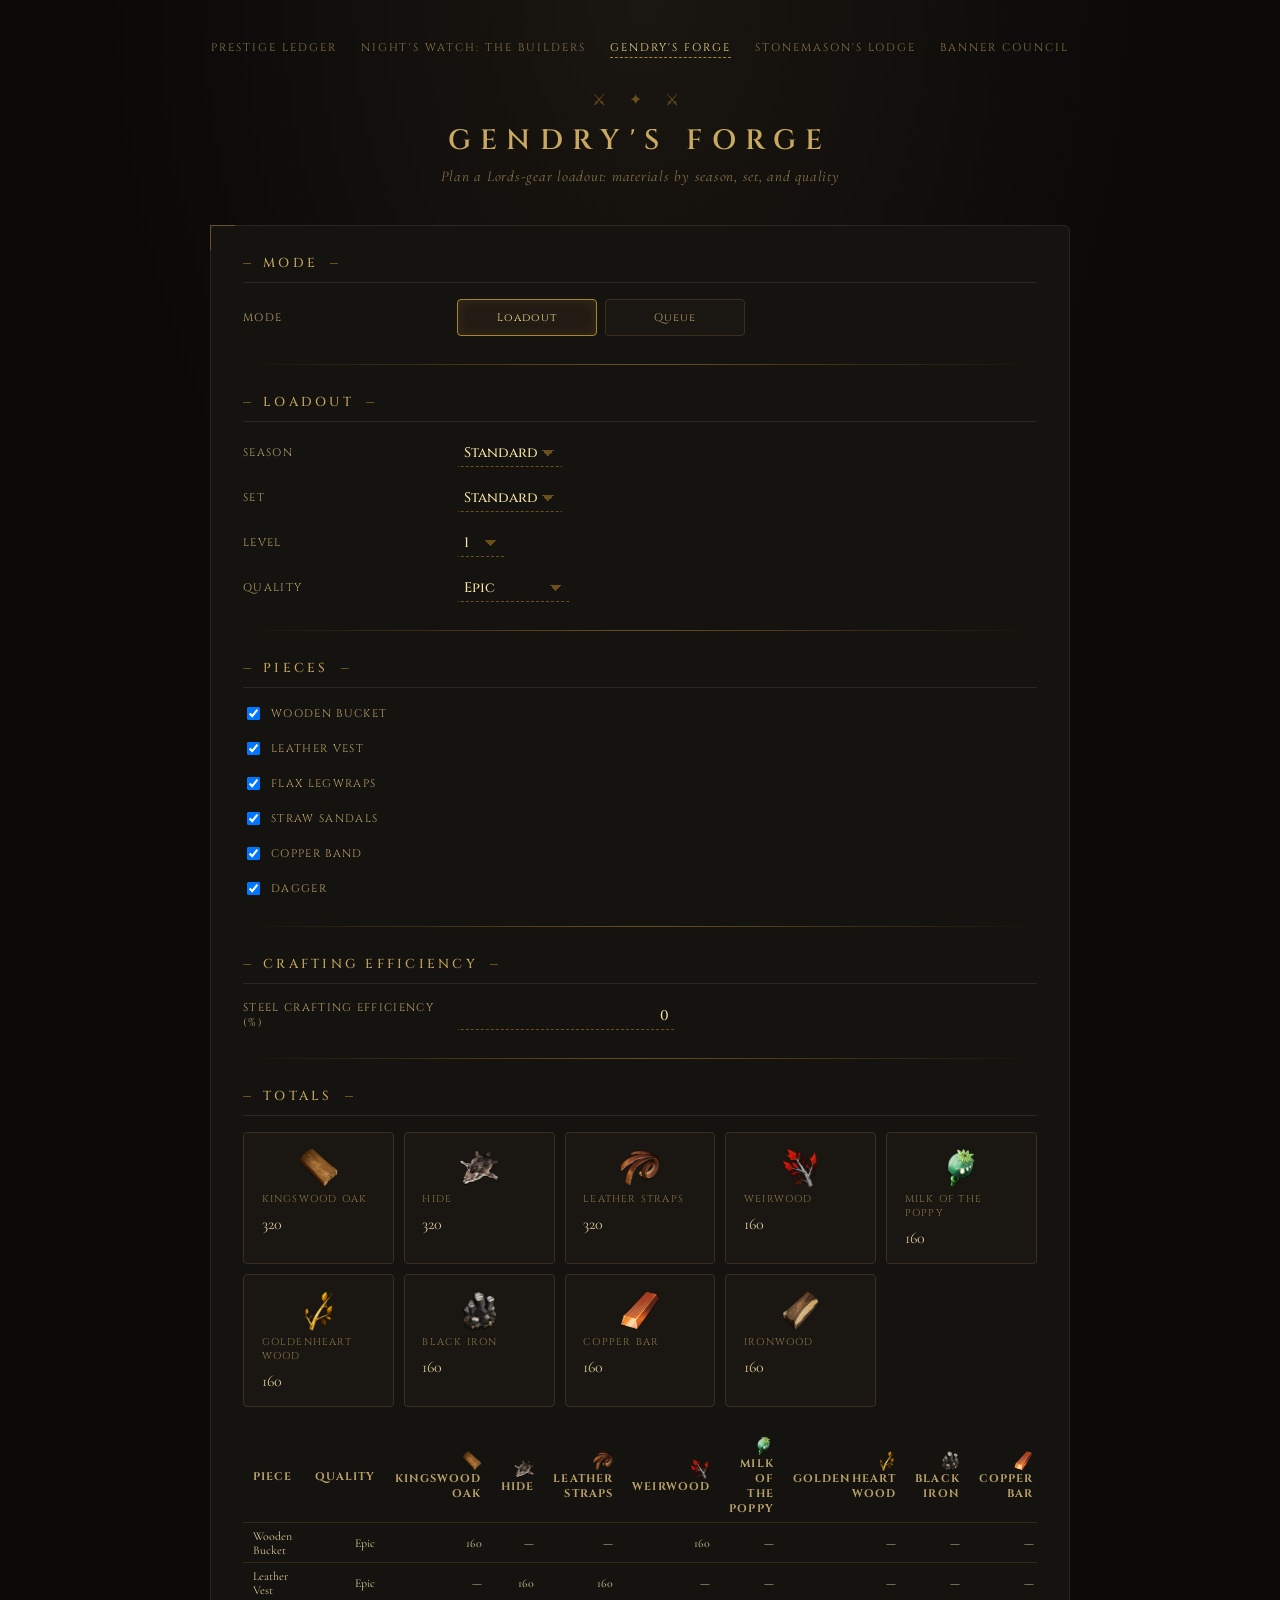
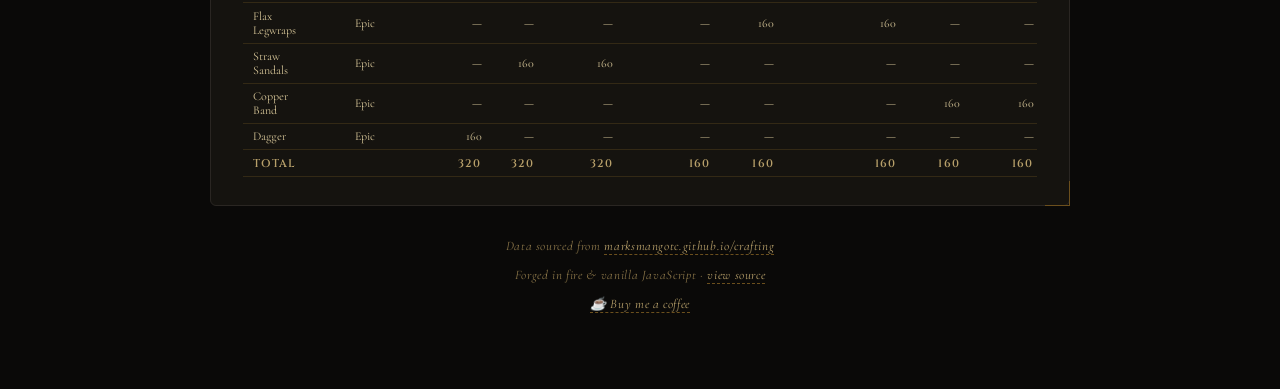
<file: gendrys-forge.html>
<!doctype html>
<html lang="en">
<head>
<meta charset="utf-8">
<meta name="viewport" content="width=device-width, initial-scale=1.0">
<title>Gendry's Forge — GoT Conquest Calculator</title>
<meta name="description" content="Plan Lords-gear crafting in Game of Thrones: Conquest — pick season, set, level, and quality to see material costs.">
<link rel="preconnect" href="https://fonts.googleapis.com">
<link rel="preconnect" href="https://fonts.gstatic.com" crossorigin>
<link href="https://fonts.googleapis.com/css2?family=Cinzel:wght@400;500;600;700&family=Cormorant+Garamond:ital,wght@0,400;0,500;1,400&display=swap" rel="stylesheet">
<link rel="stylesheet" href="styles.css">
<style>
  .mat-icon { width: 32px; height: 32px; object-fit: contain; vertical-align: middle; }
  .stat-card .mat-icon { width: 40px; height: 40px; display: block; margin: 0 auto 0.25rem; }
  .totals th .mat-icon { width: 20px; height: 20px; }
</style>
</head>
<body>

<div class="page">

  <nav class="nav">
    <a href="index.html">Prestige Ledger</a>
    <a href="keep-upgrade.html">Night's Watch: The Builders</a>
    <a href="gendrys-forge.html" class="current">Gendry's Forge</a>
    <a href="enhance.html">Stonemason's Lodge</a>
    <a href="alliance-tree.html">Banner Council</a>
  </nav>

  <div class="crest">⚔ ✦ ⚔</div>
  <h1 class="title">Gendry's Forge</h1>
  <p class="subtitle">Plan a Lords-gear loadout: materials by season, set, and quality</p>

  <div class="panel" id="wrap">

    <h2>Mode</h2>
    <div class="row">
      <label>Mode</label>
      <div class="radio-group" id="mode-group">
        <div class="radio-opt active" data-mode="loadout">Loadout</div>
        <div class="radio-opt" data-mode="queue">Queue</div>
      </div>
    </div>

    <div class="divider"></div>

    <div id="loadout-panel">
      <h2>Loadout</h2>
      <div class="row">
        <label>Season</label>
        <select id="season-select" class="val-select"></select>
      </div>
      <div class="row">
        <label>Set</label>
        <select id="set-select" class="val-select"></select>
      </div>
      <div class="row">
        <label>Level</label>
        <select id="level-select" class="val-select"></select>
      </div>
      <div class="row">
        <label>Quality</label>
        <select id="quality-select" class="val-select"></select>
      </div>

      <div class="divider"></div>

      <h2>Pieces</h2>
      <div id="piece-checklist"></div>
    </div>

    <div id="queue-panel" class="hidden">
      <h2>Queue</h2>
      <div style="margin-bottom: 1rem;">
        <button type="button" id="queue-add" class="btn-gold">+ Add piece</button>
      </div>
      <div id="queue-items"></div>
    </div>

    <div class="divider"></div>

    <h2>Crafting Efficiency</h2>
    <div class="row">
      <label>Steel Crafting Efficiency (%)</label>
      <input type="text" inputmode="decimal" id="steel-eff" class="val-input" value="0" />
    </div>

    <div class="divider"></div>

    <h2>Totals</h2>
    <div id="totals-mount"></div>

  </div>

  <footer>
    <p>Data sourced from <a href="https://marksmangotc.github.io/crafting/" target="_blank" rel="noopener">marksmangotc.github.io/crafting</a></p>
    <p>Forged in fire &amp; vanilla JavaScript · <a href="https://github.com/macaugh/gotc-companion" target="_blank" rel="noopener">view source</a></p>
    <p><a href="https://buymeacoffee.com/laughingcr0w" target="_blank" rel="noopener">☕ Buy me a coffee</a></p>
  </footer>

</div>

<script src="crafting-seasons.js"></script>
<script src="crafting-materials.js"></script>
<script src="crafting-products.js"></script>
<script src="gendrys-forge.js"></script>
</body>
</html>
</file>
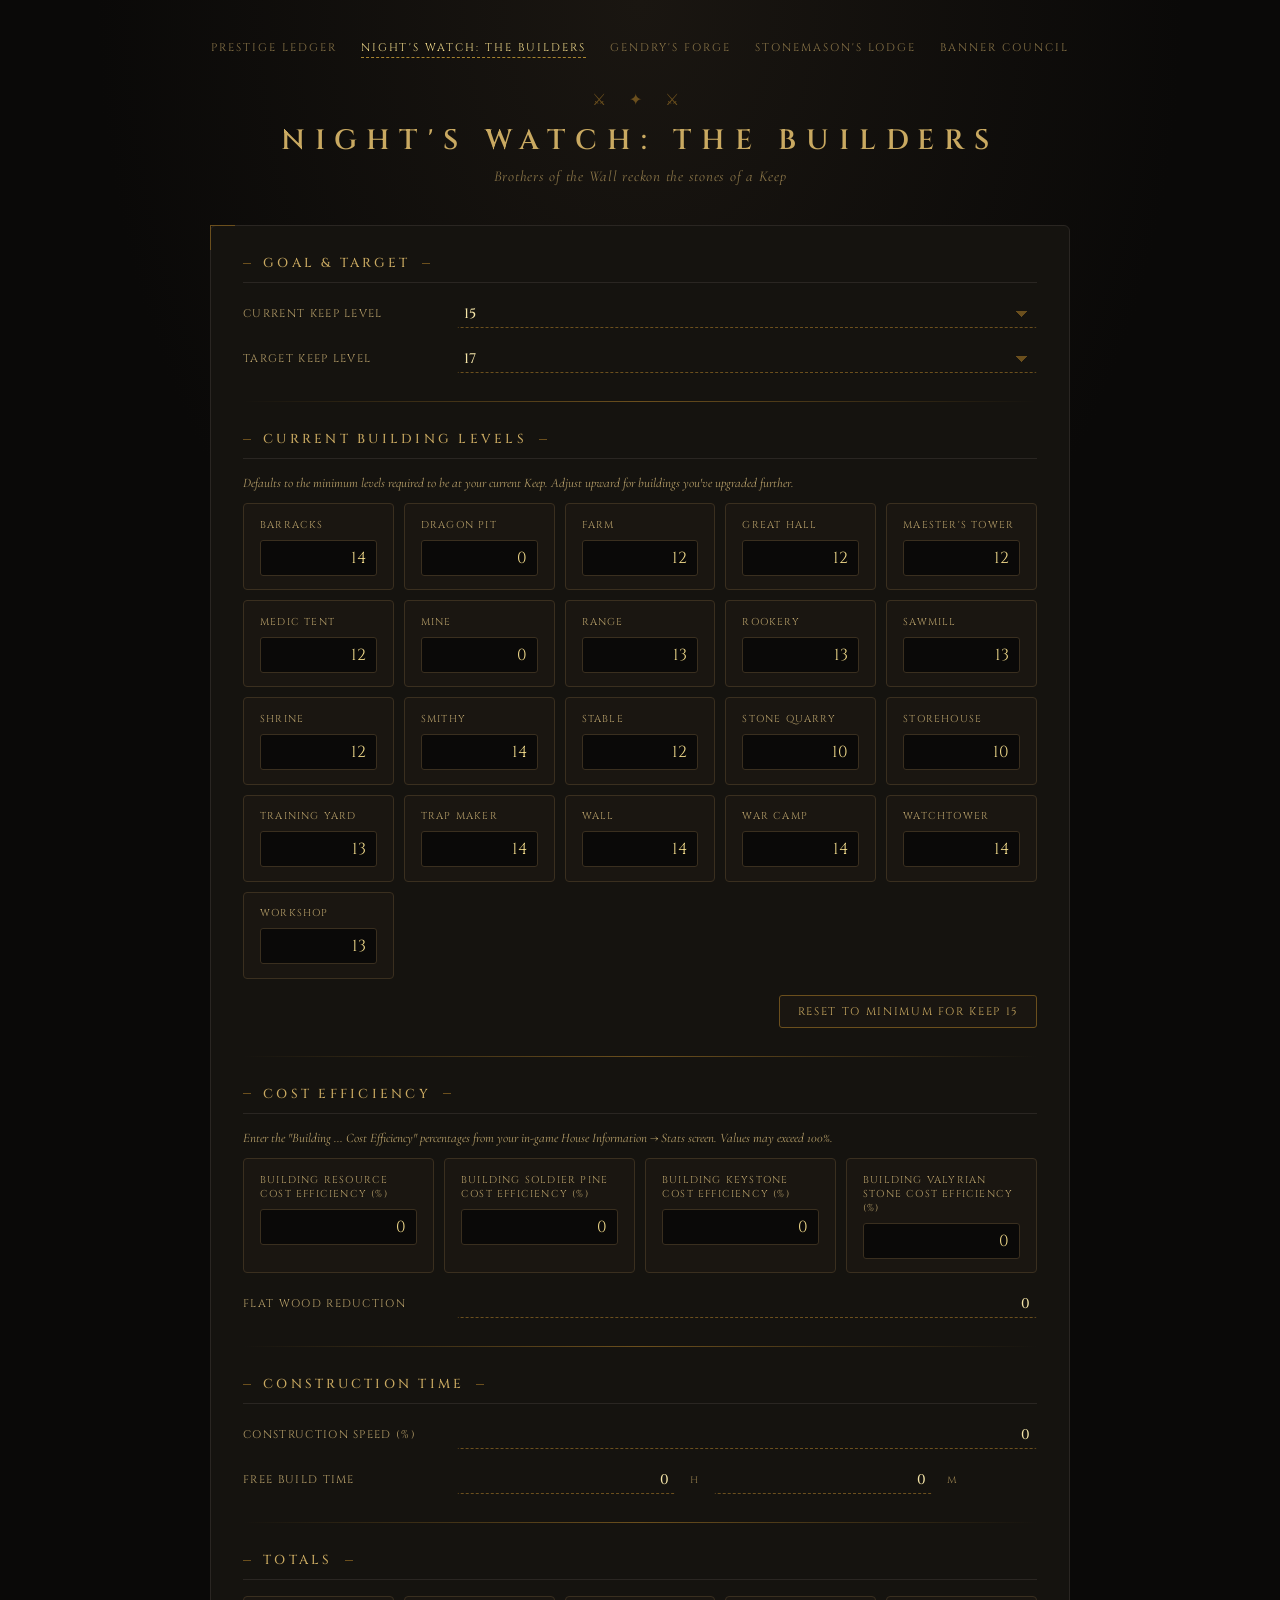
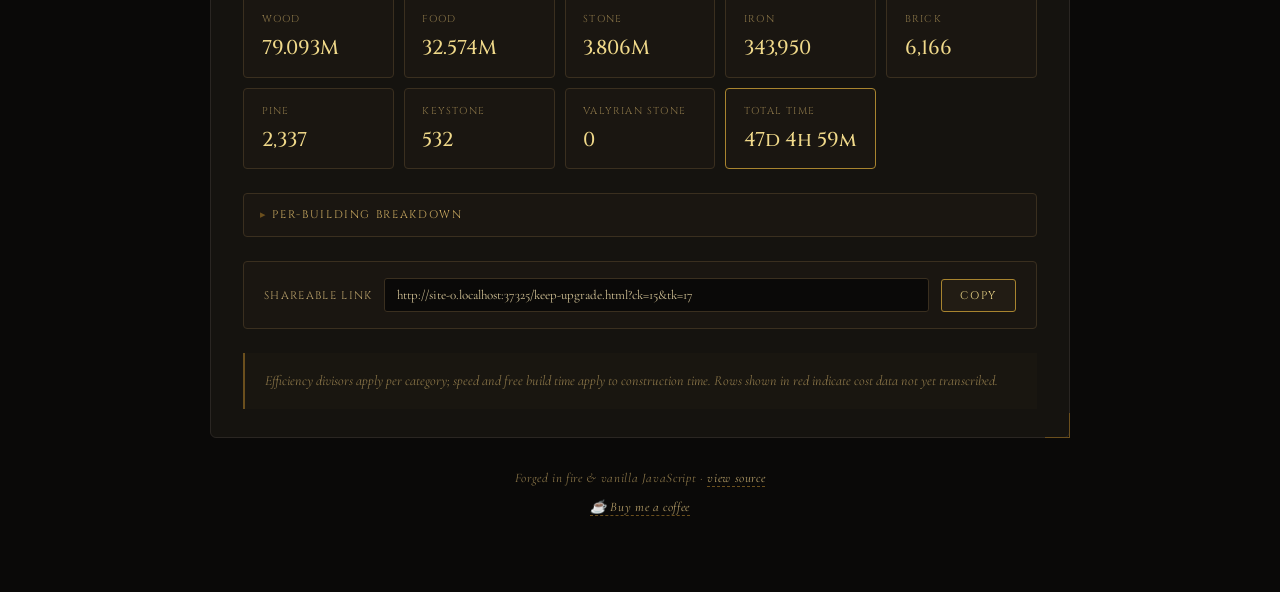
<file: keep-upgrade.html>
<!DOCTYPE html>
<html lang="en">
<head>
<meta charset="UTF-8">
<meta name="viewport" content="width=device-width, initial-scale=1.0">
<title>Night's Watch: The Builders — GoT Conquest Calculator</title>
<meta name="description" content="A calculator for the resource and time cost of upgrading your Keep in Game of Thrones: Conquest.">
<link rel="preconnect" href="https://fonts.googleapis.com">
<link rel="preconnect" href="https://fonts.gstatic.com" crossorigin>
<link href="https://fonts.googleapis.com/css2?family=Cinzel:wght@400;500;600;700&family=Cormorant+Garamond:ital,wght@0,400;0,500;1,400&display=swap" rel="stylesheet">
<link rel="stylesheet" href="styles.css">
</head>
<body>

<div class="page">

  <nav class="nav">
    <a href="index.html">Prestige Ledger</a>
    <a href="keep-upgrade.html" class="current">Night's Watch: The Builders</a>
    <a href="gendrys-forge.html">Gendry's Forge</a>
    <a href="enhance.html">Stonemason's Lodge</a>
    <a href="alliance-tree.html">Banner Council</a>
  </nav>

  <div class="crest">⚔ ✦ ⚔</div>
  <h1 class="title">Night's Watch: The Builders</h1>
  <p class="subtitle">Brothers of the Wall reckon the stones of a Keep</p>

  <div class="panel" id="wrap">

    <h2>Goal &amp; Target</h2>
    <div class="row">
      <label>Current keep level</label>
      <select class="val-select" id="ck-out" data-field="currentKeep" style="flex: 1 1 auto;"></select>
    </div>
    <div class="row">
      <label>Target keep level</label>
      <select class="val-select" id="tk-out" data-field="targetKeep" style="flex: 1 1 auto;"></select>
    </div>
    <p class="error-text" id="goal-error" hidden>Target must be ≥ current.</p>

    <div class="divider"></div>

    <h2>Current Building Levels</h2>
    <p class="inv-hint">Defaults to the minimum levels required to be at your current Keep. Adjust upward for buildings you've upgraded further.</p>
    <div class="inventory-grid" id="buildings-grid"></div>
    <div style="margin-top: 1rem; text-align: right;">
      <button id="reset-min-btn" type="button" class="ghost-btn">Reset to minimum for Keep <span id="reset-min-keep"></span></button>
    </div>

    <div class="divider"></div>

    <h2>Cost Efficiency</h2>
    <p class="inv-hint">Enter the "Building &hellip; Cost Efficiency" percentages from your in-game House Information &rarr; Stats screen. Values may exceed 100%.</p>
    <div class="bonus-grid" id="efficiency-grid"></div>
    <div class="row" style="margin-top: 1rem;">
      <label>Flat wood reduction</label>
      <input type="text" inputmode="numeric" class="val-input" id="fw-out" data-field="flatWoodReduction" value="0" style="flex: 1 1 auto;" />
    </div>

    <div class="divider"></div>

    <h2>Construction Time</h2>
    <div class="row">
      <label>Construction Speed (%)</label>
      <input type="text" inputmode="numeric" class="val-input" id="cs-out" data-field="constructionSpeedPct" value="0" style="flex: 1 1 auto;" />
    </div>
    <div class="row">
      <label>Free Build Time</label>
      <input type="text" inputmode="numeric" class="val-input" id="fbt-h" data-field="freeBuildTimeHoursOnly" value="0" style="flex: 0 0 80px;" />
      <span style="color: var(--gold-faint); font-family: 'Cinzel', Georgia, serif; font-size: 11px; letter-spacing: 0.15em;">h</span>
      <input type="text" inputmode="numeric" class="val-input" id="fbt-m" data-field="freeBuildTimeMinutesOnly" value="0" style="flex: 0 0 80px;" />
      <span style="color: var(--gold-faint); font-family: 'Cinzel', Georgia, serif; font-size: 11px; letter-spacing: 0.15em;">m</span>
    </div>

    <div class="divider"></div>

    <h2>Totals</h2>
    <div class="stats-grid" id="totals-grid"></div>

    <details class="breakdown" id="breakdown">
      <summary>Per-building breakdown</summary>
      <div id="breakdown-body"></div>
    </details>

    <div class="share">
      <span class="share-label">Shareable link</span>
      <input type="text" id="share-url" readonly />
      <button id="copy-btn" type="button">Copy</button>
    </div>

    <div class="footnote">
      Efficiency divisors apply per category; speed and free build time apply to construction time. Rows shown in red indicate cost data not yet transcribed.
    </div>

  </div>

  <footer>
    <p>Forged in fire &amp; vanilla JavaScript · <a href="https://github.com/macaugh/gotc-companion" target="_blank" rel="noopener">view source</a></p>
    <p><a href="https://buymeacoffee.com/laughingcr0w" target="_blank" rel="noopener">☕ Buy me a coffee</a></p>
  </footer>

</div>

<script src="keep-calc.js"></script>
<script src="keep-data.generated.js"></script>
<script src="keep-upgrade.js"></script>
</body>
</html>
</file>
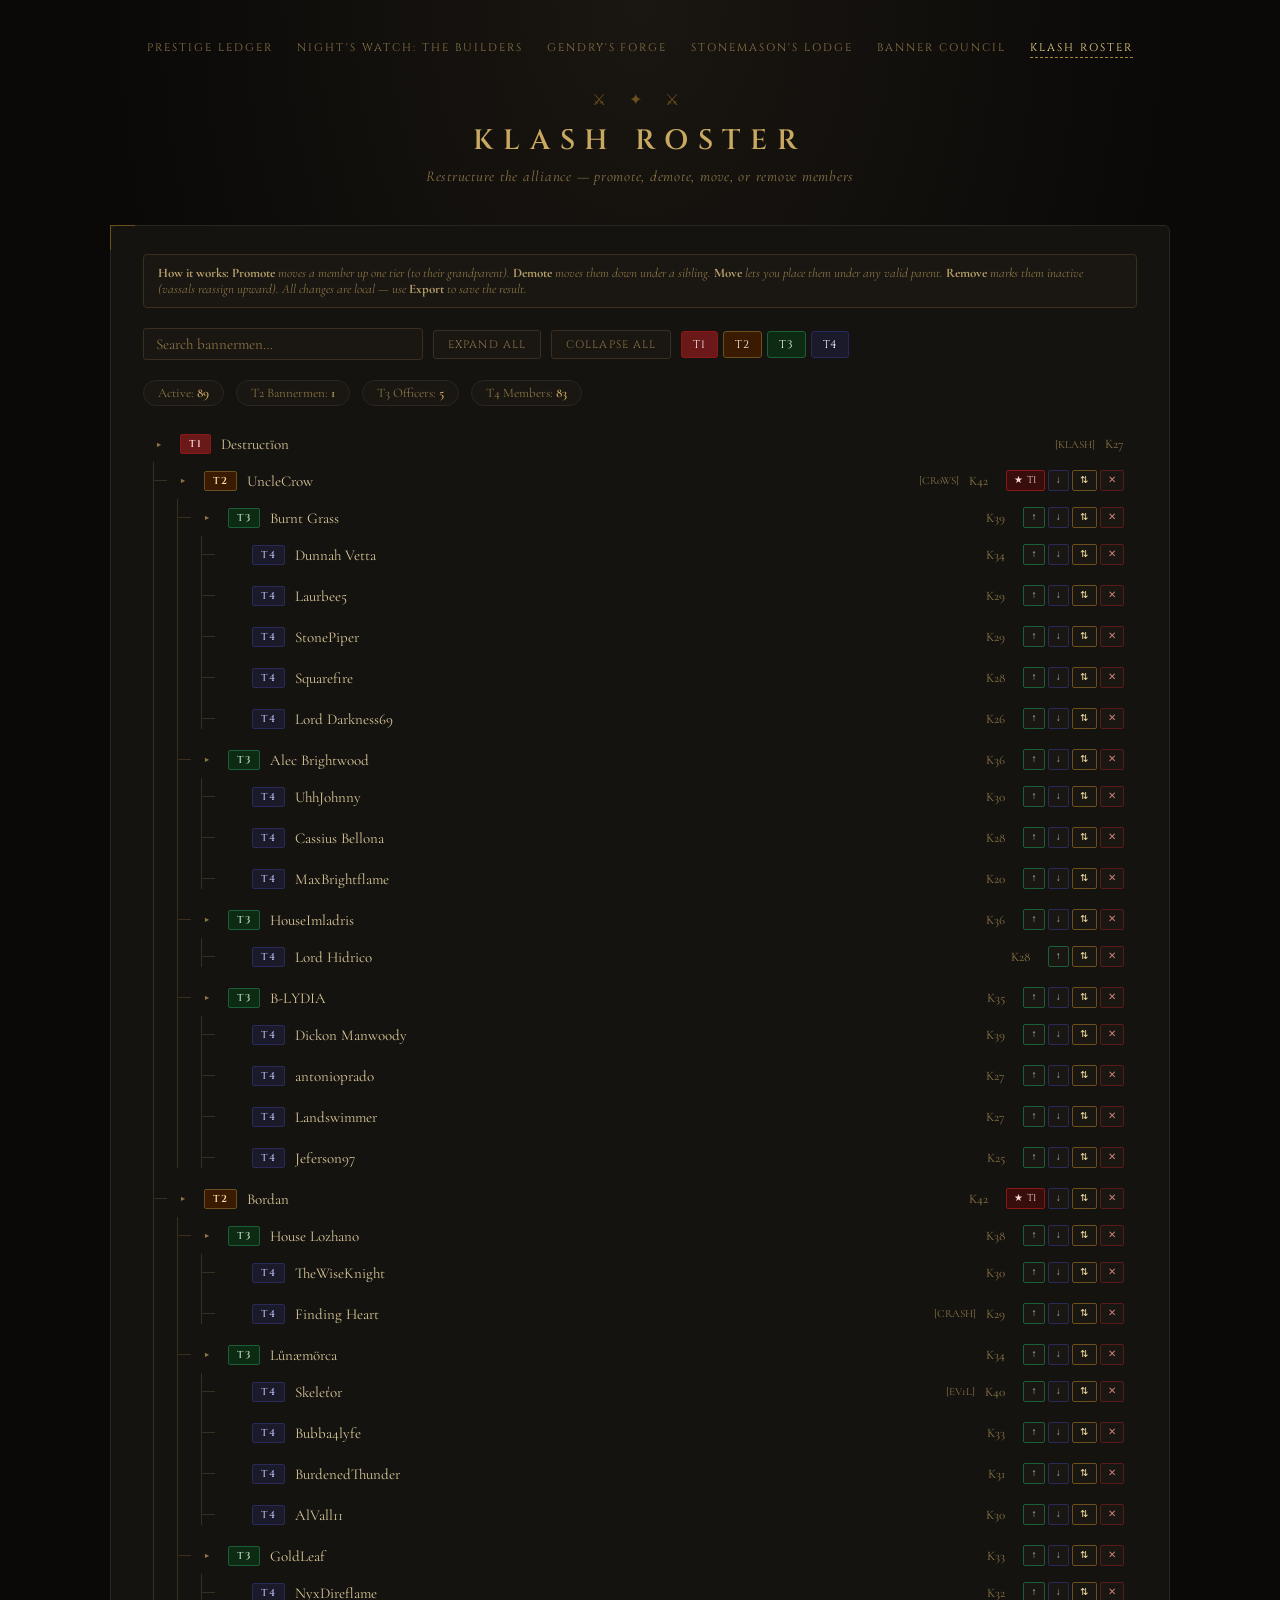
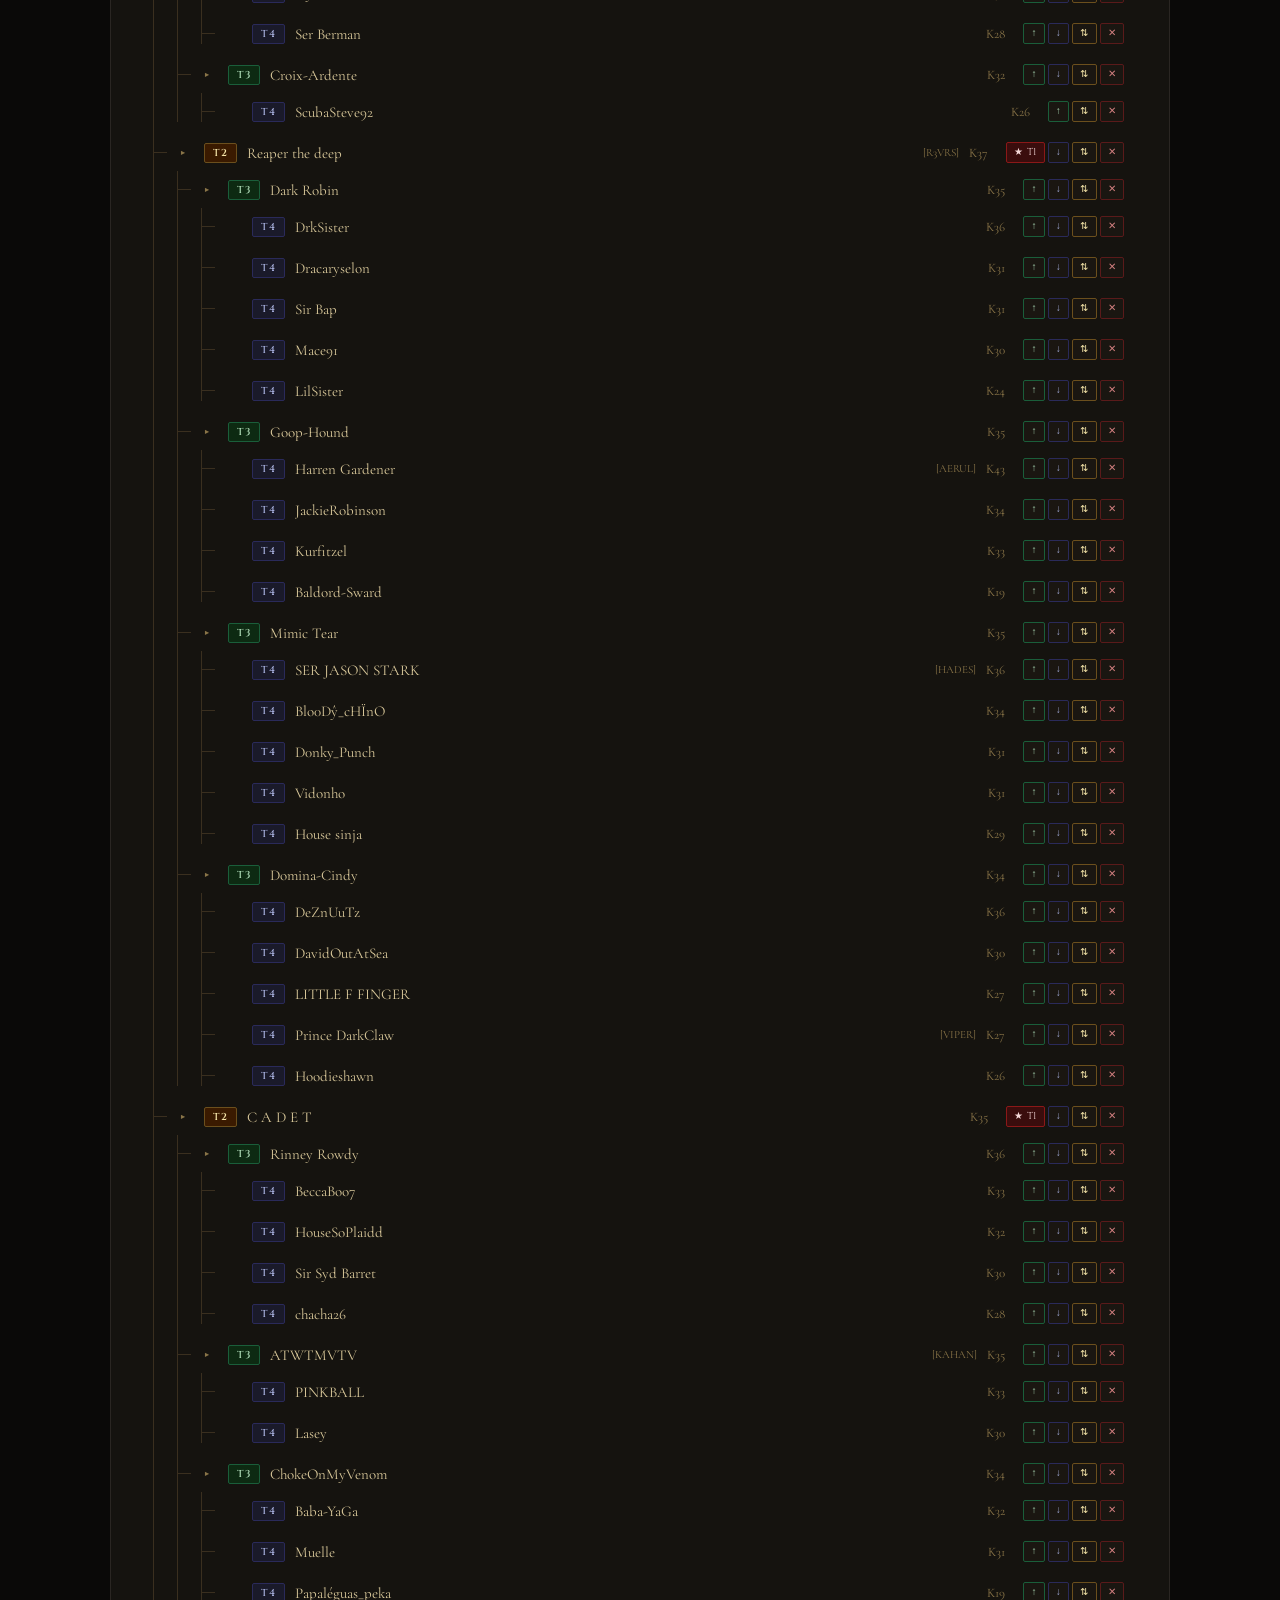
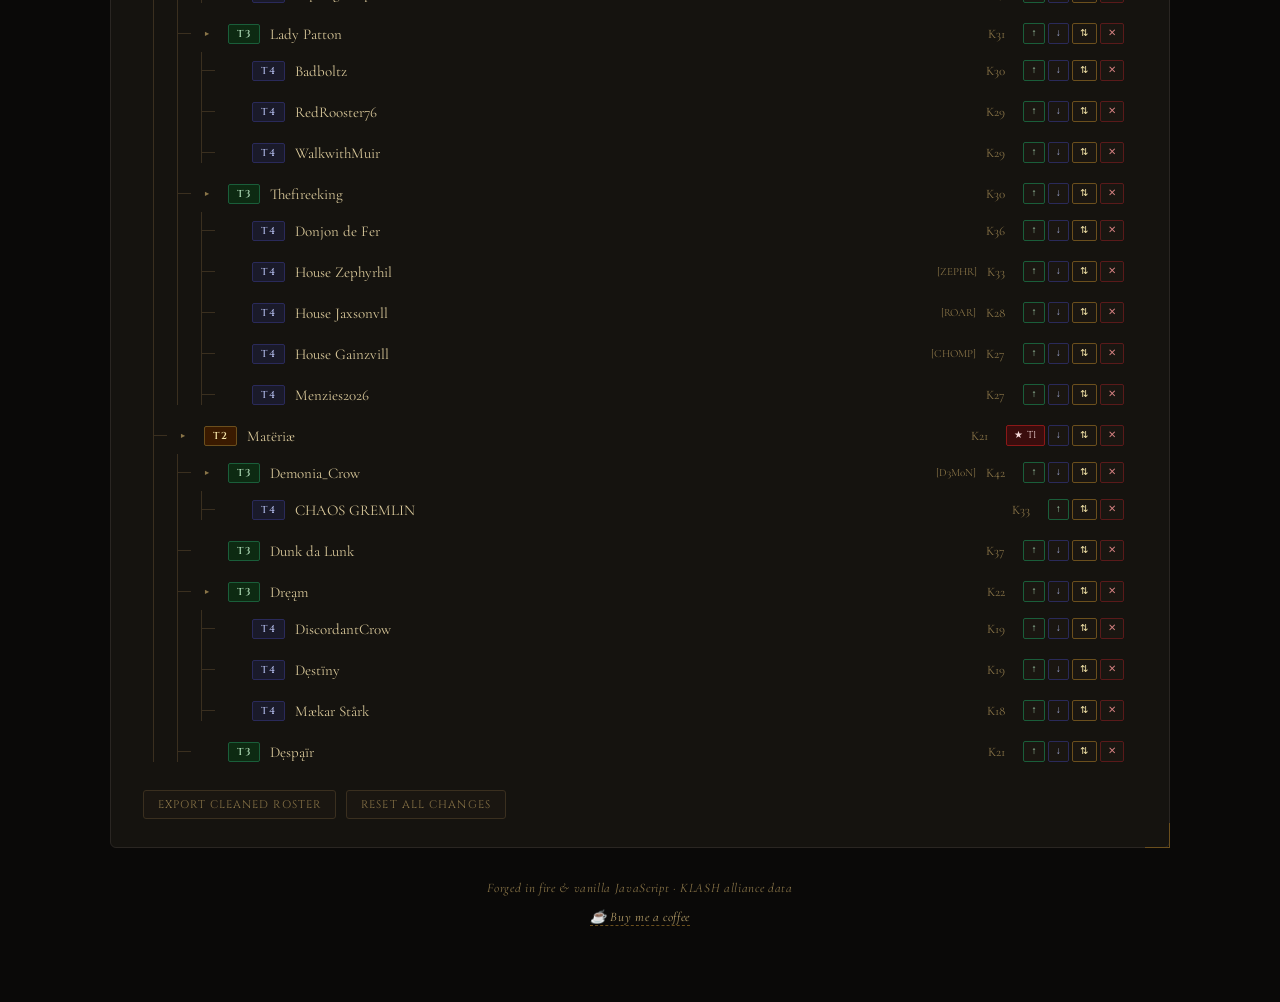
<file: klash-roster.html>
<!DOCTYPE html>
<html lang="en">
<head>
<meta charset="UTF-8">
<meta name="viewport" content="width=device-width, initial-scale=1.0">
<title>KLASH Roster — GoT Conquest Alliance Manager</title>
<link rel="preconnect" href="https://fonts.googleapis.com">
<link rel="preconnect" href="https://fonts.gstatic.com" crossorigin>
<link href="https://fonts.googleapis.com/css2?family=Cinzel:wght@400;500;600;700&family=Cormorant+Garamond:ital,wght@0,400;0,500;1,400&display=swap" rel="stylesheet">
<link rel="stylesheet" href="styles.css">
<style>
  .page { max-width: 1100px; }

  .controls {
    display: flex; gap: 10px; align-items: center;
    margin-bottom: 1.25rem; flex-wrap: wrap;
  }
  .search-box {
    flex: 1; min-width: 180px; max-width: 280px;
    background: var(--bg-card); border: 1px solid var(--border-strong);
    color: var(--text); font-family: 'Cormorant Garamond', serif;
    font-size: 15px; padding: 6px 12px; border-radius: 3px;
  }
  .search-box::placeholder { color: var(--text-muted); }
  .search-box:focus { outline: none; border-color: var(--gold-dark); }
  .ctrl-btn {
    font-family: 'Cinzel', serif; font-size: 11px; letter-spacing: 0.1em;
    text-transform: uppercase; padding: 6px 14px;
    border: 1px solid var(--border-strong); border-radius: 3px;
    background: var(--bg-card); color: var(--text-muted);
    cursor: pointer; transition: all 0.15s; white-space: nowrap;
  }
  .ctrl-btn:hover { color: var(--gold); border-color: var(--gold-dark); }
  .ctrl-btn.active { background: var(--blood); color: var(--gold-pale); border-color: #8b1818; }
  .tier-filter { display: flex; gap: 5px; flex-wrap: wrap; }
  .tier-btn {
    font-family: 'Cinzel', serif; font-size: 11px; letter-spacing: 0.08em;
    padding: 5px 11px; border-radius: 3px; cursor: pointer;
    border: 1px solid transparent; transition: all 0.15s; color: #fff;
  }
  .tier-btn[data-tier="1"] { background: #6b1818; border-color: #8b1818; }
  .tier-btn[data-tier="2"] { background: #3a1a00; border-color: #6b4f1d; }
  .tier-btn[data-tier="3"] { background: #0d2a12; border-color: #1a5e3a; }
  .tier-btn[data-tier="4"] { background: #1a1a2a; border-color: #2a2a5a; }
  .tier-btn.dimmed { opacity: 0.35; }

  .stats-row {
    display: flex; gap: 12px; margin-bottom: 1.25rem; flex-wrap: wrap;
  }
  .stat-pill {
    background: var(--bg-card); border: 1px solid var(--border);
    border-radius: 20px; padding: 4px 14px;
    font-size: 13px; color: var(--text-muted);
  }
  .stat-pill strong { color: var(--gold); font-weight: 600; }
  .stat-pill.removed strong { color: var(--blood); }

  .tree { list-style: none; padding: 0; margin: 0; }
  .tree ul { list-style: none; padding-left: 24px; margin: 0; position: relative; }
  .tree ul::before {
    content: '';
    position: absolute; left: 10px; top: 0; bottom: 8px;
    border-left: 1px solid var(--border-strong);
  }
  .tree li { position: relative; }
  .tree li + li { margin-top: 4px; }
  .tree ul > li::before {
    content: '';
    position: absolute; left: -14px; top: 18px;
    width: 14px; border-top: 1px solid var(--border-strong);
  }

  .member-card {
    display: flex; align-items: center; gap: 10px;
    padding: 7px 12px; border-radius: 4px;
    border: 1px solid transparent;
    cursor: pointer; transition: background 0.12s, border-color 0.12s;
    user-select: none;
  }
  .member-card:hover { border-color: var(--border-strong); background: var(--bg-card-raised); }
  .member-card.has-children::before {
    content: '▶';
    font-size: 9px; color: var(--text-muted);
    transition: transform 0.15s; display: inline-block;
    min-width: 14px;
  }
  .member-card.has-children.open::before { transform: rotate(90deg); }
  .member-card.no-children::before { content: ''; min-width: 14px; }

  .tier-badge {
    font-family: 'Cinzel', serif; font-size: 10px; letter-spacing: 0.1em;
    padding: 2px 8px; border-radius: 2px; white-space: nowrap; font-weight: 600;
  }
  .tb-1 { background: #6b1818; color: #f5d9d9; border: 1px solid #8b1818; }
  .tb-2 { background: #3a1a00; color: var(--gold-pale); border: 1px solid var(--gold-dark); }
  .tb-3 { background: #0d2a12; color: #a8d4b0; border: 1px solid #1a5e3a; }
  .tb-4 { background: #1a1a2a; color: #a0a8d4; border: 1px solid #2a2a5a; }

  .member-name {
    font-size: 15px; color: var(--text); flex: 1;
    white-space: nowrap; overflow: hidden; text-overflow: ellipsis;
  }
  .member-name.highlight { color: var(--gold-bright); font-weight: 600; }
  .member-level { font-size: 13px; color: var(--text-muted); white-space: nowrap; }
  .member-tag { font-size: 11px; color: var(--gold-faint); white-space: nowrap; }

  .tier-hidden { display: none !important; }
  .children { display: none; }
  .children.open { display: block; }
  .search-dim .member-name:not(.highlight) { opacity: 0.3; }

  /* Action buttons row */
  .action-btns { display: flex; gap: 3px; margin-left: auto; padding-left: 8px; flex-shrink: 0; }
  .action-btn {
    font-size: 10px; padding: 1px 7px; border-radius: 2px; line-height: 1.7;
    border: 1px solid var(--border-strong); background: var(--bg-card);
    color: var(--text-muted); cursor: pointer;
    font-family: 'Cinzel', serif; letter-spacing: 0.04em;
    white-space: nowrap; transition: all 0.12s;
  }
  .action-btn:hover { color: var(--gold); border-color: var(--gold-dark); }
  .action-btn.promote { color: #a8d4b0; border-color: #1a5e3a; }
  .action-btn.promote:hover { background: #0d2a12; }
  .action-btn.make-t1 { color: #f5d9d9; border-color: #8b1818; background: #3a0d0d; }
  .action-btn.make-t1:hover { background: #6b1818; color: #fff; }
  .action-btn.demote { color: #a0a8d4; border-color: #2a2a5a; }
  .action-btn.demote:hover { background: #0d0d2a; }
  .action-btn.pick { color: var(--gold-pale); border-color: var(--gold-dark); }
  .action-btn.pick:hover { background: #1a1200; }
  .action-btn.remove { color: #d48080; border-color: #5a1a1a; }
  .action-btn.remove:hover { background: #2a0d0d; }
  .action-btn.cancel { color: #d48080; border-color: #5a1a1a; }
  .action-btn.cancel:hover { background: #2a0d0d; }
  .action-btn.place { background: #0d2a12; color: #a8d4b0; border-color: #1a5e3a; }
  .action-btn.place:hover { background: #1a3a1a; }

  /* Move/remove state styling */
  .member-card.moving { outline: 2px solid var(--gold); background: #1a1500 !important; }
  .member-card.can-target { border-color: #1a5e3a !important; }
  .member-card.disabled { opacity: 0.28; pointer-events: none; }

  .move-banner {
    background: #1a1500; border: 1px solid var(--gold-dark); border-radius: 4px;
    padding: 8px 14px; margin-bottom: 12px;
    display: flex; align-items: center; gap: 12px; flex-wrap: wrap;
    font-size: 13px; color: var(--gold-pale);
  }
  .move-banner strong { color: var(--gold); }
  .move-banner button {
    font-family: 'Cinzel', serif; font-size: 11px; padding: 3px 10px;
    background: var(--bg-card); border: 1px solid #5a1a1a;
    color: #d48080; cursor: pointer; border-radius: 2px; letter-spacing: 0.06em;
  }

  /* Removed panel */
  .removed-panel {
    background: var(--bg-card); border: 1px solid var(--border-strong);
    border-radius: 4px; padding: 12px 16px; margin-bottom: 1.25rem;
  }
  .removed-panel h3 {
    font-family: 'Cinzel', serif; font-size: 11px; letter-spacing: 0.15em;
    text-transform: uppercase; color: var(--blood); margin: 0 0 8px;
  }
  .removed-list { display: flex; gap: 6px; flex-wrap: wrap; }
  .removed-chip {
    display: inline-flex; align-items: center; gap: 6px;
    background: rgba(107, 24, 24, 0.15); border: 1px solid #5a1a1a;
    border-radius: 3px; padding: 3px 10px;
    font-size: 12px; color: #d48080;
  }
  .removed-chip button {
    background: none; border: none; color: #a8d4b0; cursor: pointer;
    font-size: 14px; padding: 0; line-height: 1;
  }
  .removed-chip button:hover { color: var(--gold-bright); }

  /* Export */
  .export-bar {
    display: flex; gap: 10px; align-items: center;
    margin-top: 1.25rem; flex-wrap: wrap;
  }

  .note-box {
    background: var(--bg-card); border: 1px solid var(--border-strong);
    border-radius: 4px; padding: 10px 14px;
    font-size: 13px; color: var(--text-muted); margin-bottom: 1.25rem;
    font-style: italic;
  }
  .note-box strong { color: var(--gold-dim); font-style: normal; }
</style>
</head>
<body>
<div class="page">

  <nav class="nav">
    <a href="index.html">Prestige Ledger</a>
    <a href="keep-upgrade.html">Night's Watch: The Builders</a>
    <a href="gendrys-forge.html">Gendry's Forge</a>
    <a href="enhance.html">Stonemason's Lodge</a>
    <a href="alliance-tree.html">Banner Council</a>
    <a href="klash-roster.html" class="current">KLASH Roster</a>
  </nav>

  <div class="crest">⚔ ✦ ⚔</div>
  <h1 class="title">KLASH Roster</h1>
  <p class="subtitle">Restructure the alliance — promote, demote, move, or remove members</p>

  <div class="panel">

    <div class="note-box">
      <strong>How it works:</strong>
      <strong>Promote</strong> moves a member up one tier (to their grandparent).
      <strong>Demote</strong> moves them down under a sibling.
      <strong>Move</strong> lets you place them under any valid parent.
      <strong>Remove</strong> marks them inactive (vassals reassign upward).
      All changes are local — use <strong>Export</strong> to save the result.
    </div>

    <div class="controls">
      <input type="text" class="search-box" id="search" placeholder="Search bannermen…" />
      <button class="ctrl-btn" id="expand-all">Expand all</button>
      <button class="ctrl-btn" id="collapse-all">Collapse all</button>
      <div class="tier-filter" id="tier-filter">
        <div class="tier-btn" data-tier="1">T1</div>
        <div class="tier-btn" data-tier="2">T2</div>
        <div class="tier-btn" data-tier="3">T3</div>
        <div class="tier-btn" data-tier="4">T4</div>
      </div>
    </div>

    <div class="stats-row" id="stats-row"></div>

    <div id="removed-panel" style="display:none"></div>

    <div id="view-container"></div>

    <div class="export-bar">
      <button class="ctrl-btn" id="export-btn">Export cleaned roster</button>
      <button class="ctrl-btn" id="reset-btn">Reset all changes</button>
    </div>

  </div>

  <footer>
    <p>Forged in fire &amp; vanilla JavaScript · KLASH alliance data</p>
    <p><a href="https://buymeacoffee.com/laughingcr0w" target="_blank" rel="noopener">☕ Buy me a coffee</a></p>
  </footer>
</div>

<script>
/* KLASH_DATA_EMBED_START */
const ROSTER = [{"id": "ced2ae43-a53c-4372-b8e7-adc4c8b33f77", "name": "Destructïon", "level": 27, "height": 4, "liege_id": null, "tag": "KLASH"}, {"id": "abcb8f02-efff-4e7c-97b7-dcd04de48001", "name": "Matëriæ", "level": 21, "height": 3, "liege_id": "ced2ae43-a53c-4372-b8e7-adc4c8b33f77", "tag": "?394"}, {"id": "6411f853-8571-4c03-991e-f418858db750", "name": "Reaper the deep", "level": 37, "height": 3, "liege_id": "ced2ae43-a53c-4372-b8e7-adc4c8b33f77", "tag": "R3VRS"}, {"id": "7bb4629a-9c64-4853-b426-6d45ebff76e7", "name": "UncleCrow", "level": 42, "height": 3, "liege_id": "ced2ae43-a53c-4372-b8e7-adc4c8b33f77", "tag": "CR0WS"}, {"id": "d8b9b4d3-f5bc-4b1e-b8c4-9599ce70bc50", "name": "Bordan", "level": 42, "height": 3, "liege_id": "ced2ae43-a53c-4372-b8e7-adc4c8b33f77", "tag": "?T76"}, {"id": "e2dac04e-9c02-40c3-b279-539af68419ee", "name": "C A D E T", "level": 35, "height": 3, "liege_id": "ced2ae43-a53c-4372-b8e7-adc4c8b33f77", "tag": "?TW9"}, {"id": "c066c4a0-2ebf-4f43-86d8-db66b19af5ab", "name": "ATWTMVTV", "level": 35, "height": 2, "liege_id": "e2dac04e-9c02-40c3-b279-539af68419ee", "tag": "KAHAN"}, {"id": "49cd5e15-7a5d-44ad-9d6e-796e7485e99c", "name": "Alec Brightwood", "level": 36, "height": 2, "liege_id": "7bb4629a-9c64-4853-b426-6d45ebff76e7", "tag": "?JJ6"}, {"id": "47a9dc51-dfe0-4a5b-a463-6ad1ba20fff8", "name": "B-LYDIA", "level": 35, "height": 2, "liege_id": "7bb4629a-9c64-4853-b426-6d45ebff76e7", "tag": "?6C7"}, {"id": "a7daecee-416d-4484-9bbb-6f48a930246c", "name": "Burnt Grass", "level": 39, "height": 2, "liege_id": "7bb4629a-9c64-4853-b426-6d45ebff76e7", "tag": "?9JC"}, {"id": "04c55d13-3f0b-4dbe-8a0e-71539ee39018", "name": "Croix-Ardente", "level": 32, "height": 2, "liege_id": "d8b9b4d3-f5bc-4b1e-b8c4-9599ce70bc50", "tag": "?PH7"}, {"id": "936fd345-5747-4210-8c48-68f91c602711", "name": "Dark Robin", "level": 35, "height": 2, "liege_id": "6411f853-8571-4c03-991e-f418858db750", "tag": "?34R"}, {"id": "c45ac702-1a92-450a-89c8-4da65b825133", "name": "Demonia_Crow", "level": 42, "height": 2, "liege_id": "abcb8f02-efff-4e7c-97b7-dcd04de48001", "tag": "D3M0N"}, {"id": "a9fe8fc8-7cae-424f-864e-e3633af92920", "name": "Domina-Cindy", "level": 34, "height": 2, "liege_id": "6411f853-8571-4c03-991e-f418858db750", "tag": "?3RK"}, {"id": "6d3864e4-ece8-47cf-b4ec-6bc15da5be6c", "name": "Drẹąm", "level": 22, "height": 2, "liege_id": "abcb8f02-efff-4e7c-97b7-dcd04de48001", "tag": "?JW3"}, {"id": "4521fd53-2141-43cd-851f-b9f4cd327b16", "name": "GoldLeaf", "level": 33, "height": 2, "liege_id": "d8b9b4d3-f5bc-4b1e-b8c4-9599ce70bc50", "tag": "?6W7"}, {"id": "0526e7b5-0b24-4bc9-a11a-f548c57128f2", "name": "Goop-Hound", "level": 35, "height": 2, "liege_id": "6411f853-8571-4c03-991e-f418858db750", "tag": "?MMW"}, {"id": "710e20ba-c5db-4f54-89d7-0b7d05b12050", "name": "House Lozhano", "level": 38, "height": 2, "liege_id": "d8b9b4d3-f5bc-4b1e-b8c4-9599ce70bc50", "tag": "?7WY"}, {"id": "c599f965-6ec5-4a22-995d-200900b81721", "name": "HouseImladris", "level": 36, "height": 2, "liege_id": "7bb4629a-9c64-4853-b426-6d45ebff76e7", "tag": "?3KW"}, {"id": "8e1c20e8-ea37-49a7-bbb5-a7b4b2c89b63", "name": "Lady Patton", "level": 31, "height": 2, "liege_id": "e2dac04e-9c02-40c3-b279-539af68419ee", "tag": "?RRP"}, {"id": "44ef8658-90ec-481b-b592-10b978ddf36e", "name": "Lůnæmörca", "level": 34, "height": 2, "liege_id": "d8b9b4d3-f5bc-4b1e-b8c4-9599ce70bc50", "tag": "?6WP"}, {"id": "6f2f6964-09de-44dd-b69b-8ca20cf2ec8a", "name": "Thefireeking", "level": 30, "height": 2, "liege_id": "e2dac04e-9c02-40c3-b279-539af68419ee", "tag": "?7W6"}, {"id": "d89d72c6-5760-464f-91a2-b3b47aa54f3c", "name": "ChokeOnMyVenom", "level": 34, "height": 2, "liege_id": "e2dac04e-9c02-40c3-b279-539af68419ee", "tag": "?T7P"}, {"id": "e22f2fcd-9935-4ac8-a61e-706e0cc7aad9", "name": "Mimic Tear", "level": 35, "height": 2, "liege_id": "6411f853-8571-4c03-991e-f418858db750", "tag": "?474"}, {"id": "eb474ea4-7b91-4f35-b181-be9fec57272b", "name": "Rinney Rowdy", "level": 36, "height": 2, "liege_id": "e2dac04e-9c02-40c3-b279-539af68419ee", "tag": "?TK7"}, {"id": "97348c1c-ebc5-403b-a0c2-3b2d64a533a9", "name": "AlVall11", "level": 30, "height": 1, "liege_id": "44ef8658-90ec-481b-b592-10b978ddf36e", "tag": "?RCH"}, {"id": "63a78b5d-4709-4b12-a99f-e192841ec3fe", "name": "Baba-YaGa", "level": 32, "height": 1, "liege_id": "d89d72c6-5760-464f-91a2-b3b47aa54f3c", "tag": "?7RH"}, {"id": "72aa76fe-c1f8-4c18-baac-61983268b5e0", "name": "Badboltz", "level": 30, "height": 1, "liege_id": "8e1c20e8-ea37-49a7-bbb5-a7b4b2c89b63", "tag": "?7CK"}, {"id": "cb987dd9-7dec-40eb-af25-a23248fcf7e0", "name": "Baldord-Sward", "level": 19, "height": 1, "liege_id": "0526e7b5-0b24-4bc9-a11a-f548c57128f2", "tag": "?4HY"}, {"id": "68a56c5c-573b-4cc5-b956-72feb498c48e", "name": "Bubba4lyfe", "level": 33, "height": 1, "liege_id": "44ef8658-90ec-481b-b592-10b978ddf36e", "tag": "?797"}, {"id": "c97d259d-d241-469d-944a-56314502b82e", "name": "BurdenedThunder", "level": 31, "height": 1, "liege_id": "44ef8658-90ec-481b-b592-10b978ddf36e", "tag": "?TM3"}, {"id": "2f879b88-758f-4a58-83db-6f23dc5b83eb", "name": "CHAOS GREMLIN", "level": 33, "height": 1, "liege_id": "c45ac702-1a92-450a-89c8-4da65b825133", "tag": "?MCH"}, {"id": "0be7897a-8b7e-4f93-bb34-f63cdda1a248", "name": "D0nky_Punch", "level": 31, "height": 1, "liege_id": "e22f2fcd-9935-4ac8-a61e-706e0cc7aad9", "tag": "?M34"}, {"id": "66a0cf57-e21c-4abd-8fdf-0b10f6ef4027", "name": "Dickon Manwoody", "level": 39, "height": 1, "liege_id": "47a9dc51-dfe0-4a5b-a463-6ad1ba20fff8", "tag": "?7RY"}, {"id": "bfc70d5c-5d70-4bfa-a17d-3d72f2f39111", "name": "DiscordantCr0w", "level": 19, "height": 1, "liege_id": "6d3864e4-ece8-47cf-b4ec-6bc15da5be6c", "tag": "?3Y4"}, {"id": "b817539c-a49e-4d28-a60c-76fe3fb520f8", "name": "Dracaryselon", "level": 31, "height": 1, "liege_id": "936fd345-5747-4210-8c48-68f91c602711", "tag": "?99J"}, {"id": "34bd51ec-de75-44b5-acc1-b3798c277412", "name": "DrkSister", "level": 36, "height": 1, "liege_id": "936fd345-5747-4210-8c48-68f91c602711", "tag": "?MXJ"}, {"id": "31718f2d-7a6c-40bb-9639-8da0eadbb8ff", "name": "Dunk da Lunk", "level": 37, "height": 1, "liege_id": "abcb8f02-efff-4e7c-97b7-dcd04de48001", "tag": "?634"}, {"id": "4c6705c3-64b1-40ab-baae-a6bccad74f93", "name": "Dunnah Vetta", "level": 34, "height": 1, "liege_id": "a7daecee-416d-4484-9bbb-6f48a930246c", "tag": "?6YH"}, {"id": "7e7cc048-7a83-419e-bef4-9092a7db7916", "name": "Dẹspąïr", "level": 21, "height": 1, "liege_id": "abcb8f02-efff-4e7c-97b7-dcd04de48001", "tag": "?JKT"}, {"id": "ba6dbee5-0ea3-4ea8-a4aa-87c8938d8aba", "name": "Finding Heart", "level": 29, "height": 1, "liege_id": "710e20ba-c5db-4f54-89d7-0b7d05b12050", "tag": "CRASH"}, {"id": "a5a64fea-4bdf-4c5c-91c8-ebc400f778c1", "name": "Harren Gardener", "level": 43, "height": 1, "liege_id": "0526e7b5-0b24-4bc9-a11a-f548c57128f2", "tag": "AERUL"}, {"id": "75c74cec-185d-4f48-8118-f6359b990861", "name": "Hoodieshawn", "level": 26, "height": 1, "liege_id": "a9fe8fc8-7cae-424f-864e-e3633af92920", "tag": "?JX6"}, {"id": "adefcdda-3d42-4042-af36-c7262d084fef", "name": "House Gainzvill", "level": 27, "height": 1, "liege_id": "6f2f6964-09de-44dd-b69b-8ca20cf2ec8a", "tag": "CHOMP"}, {"id": "b7c47968-9719-46d2-a164-394f856e76a0", "name": "House Jaxsonvll", "level": 28, "height": 1, "liege_id": "6f2f6964-09de-44dd-b69b-8ca20cf2ec8a", "tag": "ROAR"}, {"id": "b21476cd-1a78-41a3-98e5-90042a2885e4", "name": "House Zephyrhil", "level": 33, "height": 1, "liege_id": "6f2f6964-09de-44dd-b69b-8ca20cf2ec8a", "tag": "ZEPHR"}, {"id": "bc25c4be-a3f6-401a-a5e6-b84e0464fd30", "name": "HouseSoPlaidd", "level": 32, "height": 1, "liege_id": "eb474ea4-7b91-4f35-b181-be9fec57272b", "tag": "?9WR"}, {"id": "6be4c375-3d3d-48b1-a3b4-0d1ad6922240", "name": "JackieRobinson", "level": 34, "height": 1, "liege_id": "0526e7b5-0b24-4bc9-a11a-f548c57128f2", "tag": "?JTK"}, {"id": "53835162-cbda-4b36-a8b0-ac848585425c", "name": "Jeferson97", "level": 25, "height": 1, "liege_id": "47a9dc51-dfe0-4a5b-a463-6ad1ba20fff8", "tag": "?7MJ"}, {"id": "adba1ff4-4126-40b2-9fe8-ea468f55d039", "name": "Kurfitzel", "level": 33, "height": 1, "liege_id": "0526e7b5-0b24-4bc9-a11a-f548c57128f2", "tag": "?39R"}, {"id": "8e0f7a91-1384-4611-9cb6-15bd8d8fc72d", "name": "LITTLE F FINGER", "level": 27, "height": 1, "liege_id": "a9fe8fc8-7cae-424f-864e-e3633af92920", "tag": "?33M"}, {"id": "bc7e6d59-011b-490b-ad7b-f75b7f8e120c", "name": "Laurbee5", "level": 29, "height": 1, "liege_id": "a7daecee-416d-4484-9bbb-6f48a930246c", "tag": "?9WX"}, {"id": "5f8c4511-2f3e-43a8-adb0-73810cc97e6d", "name": "Lord Hidrico", "level": 28, "height": 1, "liege_id": "c599f965-6ec5-4a22-995d-200900b81721", "tag": "?J7X"}, {"id": "2173832d-936d-4caa-b1e8-48f032d682f9", "name": "MaxBrightflame", "level": 20, "height": 1, "liege_id": "49cd5e15-7a5d-44ad-9d6e-796e7485e99c", "tag": "?MRK"}, {"id": "92a9c155-f06f-4431-884e-c1e14fa50c18", "name": "Menzies2026", "level": 27, "height": 1, "liege_id": "6f2f6964-09de-44dd-b69b-8ca20cf2ec8a", "tag": "?RT3"}, {"id": "c42de3d7-6e37-4484-b68f-35eb46f7212a", "name": "Muelle", "level": 31, "height": 1, "liege_id": "d89d72c6-5760-464f-91a2-b3b47aa54f3c", "tag": "?9KJ"}, {"id": "7861bbe5-8db6-41e6-8c9f-ef02e00e3fc7", "name": "Mækar Stårk", "level": 18, "height": 1, "liege_id": "6d3864e4-ece8-47cf-b4ec-6bc15da5be6c", "tag": "?JY3"}, {"id": "31c40bec-3dfd-4164-ac33-b67584d91449", "name": "PINKBALL", "level": 33, "height": 1, "liege_id": "c066c4a0-2ebf-4f43-86d8-db66b19af5ab", "tag": "?636"}, {"id": "4df6d111-a7fd-4b98-b573-7725d0ff0c7c", "name": "Prince DarkClaw", "level": 27, "height": 1, "liege_id": "a9fe8fc8-7cae-424f-864e-e3633af92920", "tag": "VIPER"}, {"id": "7f97276b-cac6-47c3-af3f-e0a067f40ddb", "name": "RedRooster76", "level": 29, "height": 1, "liege_id": "8e1c20e8-ea37-49a7-bbb5-a7b4b2c89b63", "tag": "?RJC"}, {"id": "82647419-9f91-4b38-8e1d-aa95b6ee0561", "name": "SER JASON STARK", "level": 36, "height": 1, "liege_id": "e22f2fcd-9935-4ac8-a61e-706e0cc7aad9", "tag": "HADES"}, {"id": "793d06b6-41ab-48a5-9d9b-9d6b2b2841e2", "name": "Ser Berman", "level": 28, "height": 1, "liege_id": "4521fd53-2141-43cd-851f-b9f4cd327b16", "tag": "?7KR"}, {"id": "33decba4-f3c1-42a3-a7c6-684d5c409d1e", "name": "Sir Bap", "level": 31, "height": 1, "liege_id": "936fd345-5747-4210-8c48-68f91c602711", "tag": "?MCY"}, {"id": "9e01ee55-3c82-4bb4-9ed0-2b1c4cc25308", "name": "Sir Syd Barret", "level": 30, "height": 1, "liege_id": "eb474ea4-7b91-4f35-b181-be9fec57272b", "tag": "?RY6"}, {"id": "3021b2b7-93e0-47fd-a6c9-35d8947eacab", "name": "Skeleťor", "level": 40, "height": 1, "liege_id": "44ef8658-90ec-481b-b592-10b978ddf36e", "tag": "EV1L"}, {"id": "8c64942e-ad4e-41a8-a478-4082083fa14b", "name": "StonePiper", "level": 29, "height": 1, "liege_id": "a7daecee-416d-4484-9bbb-6f48a930246c", "tag": "?R7Y"}, {"id": "5aca6b54-82f2-44fb-a6a1-803388a3e7f6", "name": "UhhJohnny", "level": 30, "height": 1, "liege_id": "49cd5e15-7a5d-44ad-9d6e-796e7485e99c", "tag": "?J6K"}, {"id": "ccdb7c39-612c-4820-941a-9d3cba4ecd34", "name": "Vidonho", "level": 31, "height": 1, "liege_id": "e22f2fcd-9935-4ac8-a61e-706e0cc7aad9", "tag": "?4M3"}, {"id": "bb119b8b-408c-4a77-8273-22c80efdbe37", "name": "antonioprado", "level": 27, "height": 1, "liege_id": "47a9dc51-dfe0-4a5b-a463-6ad1ba20fff8", "tag": "?9TC"}, {"id": "5b313149-c336-4230-869c-aebe431394c2", "name": "chacha26", "level": 28, "height": 1, "liege_id": "eb474ea4-7b91-4f35-b181-be9fec57272b", "tag": "?744"}, {"id": "d488c002-e49e-4cbc-9fa6-844ee7c665a3", "name": "Donjon de Fer", "level": 36, "height": 1, "liege_id": "6f2f6964-09de-44dd-b69b-8ca20cf2ec8a", "tag": "?TPK"}, {"id": "d523830f-bc06-4b02-ba02-9c596d773a93", "name": "DeZnUuTz", "level": 36, "height": 1, "liege_id": "a9fe8fc8-7cae-424f-864e-e3633af92920", "tag": "?43X"}, {"id": "dbe9ed29-6ffe-4e2d-ac0c-b1cdcdf43d6e", "name": "DavidOutAtSea", "level": 30, "height": 1, "liege_id": "a9fe8fc8-7cae-424f-864e-e3633af92920", "tag": "?4P4"}, {"id": "de445c14-b23f-412b-b481-8d518299b147", "name": "Dẹstïny", "level": 19, "height": 1, "liege_id": "6d3864e4-ece8-47cf-b4ec-6bc15da5be6c", "tag": "?4PX"}, {"id": "deafe7f8-a419-42a1-82fb-32e6f8f4d0f3", "name": "TheWiseKnight", "level": 30, "height": 1, "liege_id": "710e20ba-c5db-4f54-89d7-0b7d05b12050", "tag": "?T9X"}, {"id": "df02601a-6015-4ab0-a8e2-6063a87700a1", "name": "Squarefire", "level": 28, "height": 1, "liege_id": "a7daecee-416d-4484-9bbb-6f48a930246c", "tag": "?46H"}, {"id": "df6105ec-9ba8-453c-9a47-0342686a090b", "name": "Lord Darkness69", "level": 26, "height": 1, "liege_id": "a7daecee-416d-4484-9bbb-6f48a930246c", "tag": "?TTJ"}, {"id": "e1050117-77e5-48d2-9a2e-bce931b5425b", "name": "LilSister", "level": 24, "height": 1, "liege_id": "936fd345-5747-4210-8c48-68f91c602711", "tag": "?46X"}, {"id": "e4d922de-77a9-470b-9a86-26d4b51cbb13", "name": "Landswimmer", "level": 27, "height": 1, "liege_id": "47a9dc51-dfe0-4a5b-a463-6ad1ba20fff8", "tag": "?TC6"}, {"id": "e7cad52e-2fb1-472a-a1cd-52043e09d3f7", "name": "NyxDireflame", "level": 32, "height": 1, "liege_id": "4521fd53-2141-43cd-851f-b9f4cd327b16", "tag": "?TX9"}, {"id": "e85a610c-71e4-4315-9c0c-838a873694eb", "name": "Blo0Dŷ_cHÏnO", "level": 34, "height": 1, "liege_id": "e22f2fcd-9935-4ac8-a61e-706e0cc7aad9", "tag": "?4RP"}, {"id": "e8b6a6cd-6ec8-4d85-abc0-15d2da37274c", "name": "House sinja", "level": 29, "height": 1, "liege_id": "e22f2fcd-9935-4ac8-a61e-706e0cc7aad9", "tag": "?4RR"}, {"id": "e900d280-05ce-40f1-ae35-f64b3dcad2d8", "name": "WalkwithMuir", "level": 29, "height": 1, "liege_id": "8e1c20e8-ea37-49a7-bbb5-a7b4b2c89b63", "tag": "?TY4"}, {"id": "ecff9988-92cb-4b93-a159-9206499665ff", "name": "Papaléguas_peka", "level": 19, "height": 1, "liege_id": "d89d72c6-5760-464f-91a2-b3b47aa54f3c", "tag": "?WH4"}, {"id": "f8a20a6e-c772-4e26-aaa5-47267e04eaa4", "name": "Cassius Bellona", "level": 28, "height": 1, "liege_id": "49cd5e15-7a5d-44ad-9d6e-796e7485e99c", "tag": "?4CW"}, {"id": "fbf6b925-c91d-44ac-a77e-5d5411a968d9", "name": "BeccaBoo7", "level": 33, "height": 1, "liege_id": "eb474ea4-7b91-4f35-b181-be9fec57272b", "tag": "?W7P"}, {"id": "fd63f90f-206c-4806-bbc5-62b76923732f", "name": "Lasey", "level": 30, "height": 1, "liege_id": "c066c4a0-2ebf-4f43-86d8-db66b19af5ab", "tag": "?W7C"}, {"id": "fdc6ec6d-a418-4510-bce2-f5c0f1473214", "name": "Mace91", "level": 30, "height": 1, "liege_id": "936fd345-5747-4210-8c48-68f91c602711", "tag": "?4XK"}, {"id": "fe2fb2b7-8acc-474d-b13d-3edd0a9f9c01", "name": "ScubaSteve92", "level": 26, "height": 1, "liege_id": "04c55d13-3f0b-4dbe-8a0e-71539ee39018", "tag": "?WRM"}];
/* KLASH_DATA_EMBED_END */

// ─── Mutable state map ──────────────────────────────────────────────────────
let nodes = {};        // id → {id, name, level, tag, parentId, removed}
let moveSource = null; // id of node being moved, or null
let hiddenTiers = new Set();
let searchQuery = '';

function initState() {
  nodes = {};
  moveSource = null;
  ROSTER.forEach(m => {
    nodes[m.id] = {
      id: m.id, name: m.name, level: m.level, tag: m.tag,
      parentId: m.liege_id, removed: false
    };
  });
}

function kids(id) {
  return Object.values(nodes)
    .filter(n => n.parentId === id && !n.removed)
    .sort((a, b) => (b.level || 0) - (a.level || 0));
}

function depth(id) {
  let d = 0, cur = id;
  while (nodes[cur]?.parentId) {
    cur = nodes[cur].parentId;
    if (++d > 5) break;
  }
  return d;
}

function descendants(id) {
  const out = new Set();
  const q = kids(id).map(c => c.id);
  while (q.length) {
    const cur = q.shift();
    out.add(cur);
    kids(cur).forEach(c => q.push(c.id));
  }
  return out;
}

// ─── Actions ────────────────────────────────────────────────────────────────

function doPromote(id, e) {
  e.stopPropagation();
  const n = nodes[id];
  if (!n?.parentId) return;
  const gp = nodes[n.parentId]?.parentId;
  if (gp === undefined || gp === null) return;
  n.parentId = gp;
  renderView();
}

function doDemote(id, e) {
  e.stopPropagation();
  const n = nodes[id];
  if (!n?.parentId) return;
  const siblings = kids(n.parentId).filter(s => s.id !== id);
  if (!siblings.length) return;
  siblings.sort((a, b) => kids(b.id).length - kids(a.id).length);
  n.parentId = siblings[0].id;
  renderView();
}

function doStartMove(id, e) {
  e.stopPropagation();
  moveSource = (moveSource === id) ? null : id;
  renderView();
}

function doCancelMove() { moveSource = null; renderView(); }

function doPlaceUnder(targetId, e) {
  e.stopPropagation();
  if (!moveSource) return;
  nodes[moveSource].parentId = targetId;
  moveSource = null;
  renderView();
}

function doMakeT1(id, e) {
  e.stopPropagation();
  const n = nodes[id];
  if (!n) return;
  n.parentId = null;
  renderView();
}

function doRemove(id, e) {
  e.stopPropagation();
  const n = nodes[id];
  if (!n) return;
  // Reassign children up to removed node's parent
  Object.values(nodes).forEach(m => {
    if (m.parentId === id && !m.removed) {
      m.parentId = n.parentId;
    }
  });
  n.removed = true;
  renderView();
}

function doRestore(id, e) {
  if (e) e.stopPropagation();
  const n = nodes[id];
  if (!n) return;
  n.removed = false;
  // If parent was also removed, reparent to root
  if (n.parentId && nodes[n.parentId]?.removed) {
    const root = Object.values(nodes).find(r => !r.parentId && !r.removed);
    if (root) n.parentId = root.id;
  }
  renderView();
}

// ─── Rendering ──────────────────────────────────────────────────────────────

function renderNode(n, d) {
  const tier = d + 1;
  const k = kids(n.id);
  const inMove = moveSource !== null;
  const isSource = inMove && n.id === moveSource;
  const desc = inMove ? descendants(moveSource) : null;
  const isTarget = inMove && !isSource && !desc?.has(n.id) && n.id !== moveSource;
  const isGray = inMove && !isSource && !isTarget;

  const tag = n.tag && !n.tag.startsWith('?') ? n.tag : '';
  const lvl = n.level != null ? `<span class="member-level">K${n.level}</span>` : '';

  let btns = '';
  if (inMove) {
    if (isSource) {
      btns = `<button class="action-btn cancel" onclick="doCancelMove()">✕</button>`;
    } else if (isTarget) {
      btns = `<button class="action-btn place" onclick="doPlaceUnder('${n.id}',event)">← Here</button>`;
    }
  } else if (d > 0) {
    const canPromote = d >= 2;
    const isT2 = d === 1;
    const hasSib = kids(nodes[n.id].parentId).some(s => s.id !== n.id);
    if (isT2)
      btns += `<button class="action-btn make-t1" onclick="doMakeT1('${n.id}',event)" title="Promote to T1 (new root)">★ T1</button>`;
    else if (canPromote)
      btns += `<button class="action-btn promote" onclick="doPromote('${n.id}',event)" title="Move up one tier">↑</button>`;
    if (hasSib)
      btns += `<button class="action-btn demote" onclick="doDemote('${n.id}',event)" title="Move down under a sibling">↓</button>`;
    btns += `<button class="action-btn pick" onclick="doStartMove('${n.id}',event)" title="Move anywhere">⇅</button>`;
    btns += `<button class="action-btn remove" onclick="doRemove('${n.id}',event)" title="Remove member">✕</button>`;
  }

  const cls = [
    'member-card', k.length ? 'has-children' : 'no-children',
    isSource ? 'moving'     : '',
    isTarget ? 'can-target' : '',
    isGray   ? 'disabled'   : '',
  ].filter(Boolean).join(' ');

  const clk = (!inMove || isSource) ? 'onclick="toggleNode(this)"' : '';
  const card = `<div class="${cls}" data-tier="${tier}" ${clk}>
    <span class="tier-badge tb-${tier}">T${tier}</span>
    <span class="member-name">${n.name}</span>
    ${tag ? `<span class="member-tag">[${tag}]</span>` : ''}
    ${lvl}
    ${btns ? `<span class="action-btns" onclick="event.stopPropagation()">${btns}</span>` : ''}
  </div>`;

  if (!k.length) return `<li>${card}</li>`;
  return `<li>${card}<ul class="children open">${k.map(c => renderNode(c, d + 1)).join('')}</ul></li>`;
}

function renderRemovedPanel() {
  const panel = document.getElementById('removed-panel');
  const removed = Object.values(nodes).filter(n => n.removed);
  if (!removed.length) { panel.style.display = 'none'; return; }
  panel.style.display = 'block';
  const chips = removed.map(m =>
    `<span class="removed-chip">${m.name} (K${m.level})
      <button onclick="doRestore('${m.id}',event)" title="Restore">↩</button>
    </span>`
  ).join('');
  panel.innerHTML = `<div class="removed-panel">
    <h3>Removed (${removed.length})</h3>
    <div class="removed-list">${chips}</div>
  </div>`;
}

function renderView() {
  const container = document.getElementById('view-container');
  const active = Object.values(nodes).filter(n => !n.removed);
  const roots = active.filter(n => !n.parentId || !nodes[n.parentId] || nodes[n.parentId].removed);

  const banner = moveSource
    ? `<div class="move-banner">Moving <strong>${nodes[moveSource]?.name}</strong>
         — click <strong>← Here</strong> on the desired new parent
         <button onclick="doCancelMove()">✕ Cancel</button></div>`
    : '';

  container.innerHTML = banner +
    `<ul class="tree">${roots.map(m => renderNode(m, 0)).join('')}</ul>`;

  const removed = Object.values(nodes).filter(n => n.removed);
  const activeList = active;
  const tierCounts = [0,0,0,0,0];
  activeList.forEach(n => {
    const d = depth(n.id);
    if (d >= 0 && d <= 3) tierCounts[d + 1]++;
  });

  document.getElementById('stats-row').innerHTML = [
    ['Active', activeList.length],
    ['T2 Bannermen', tierCounts[1]],
    ['T3 Officers', tierCounts[2]],
    ['T4 Members', tierCounts[3] + tierCounts[4]],
    removed.length > 0 ? ['Removed', removed.length, true] : null,
  ].filter(Boolean).map(([label, val, isRemoved]) =>
    `<div class="stat-pill${isRemoved ? ' removed' : ''}">${label}: <strong>${val}</strong></div>`
  ).join('');

  renderRemovedPanel();
  applyFilters();
}

function toggleNode(card) {
  const children = card.nextElementSibling;
  if (!children || !children.classList.contains('children')) return;
  card.classList.toggle('open');
  children.classList.toggle('open');
}

function applyFilters() {
  const container = document.getElementById('view-container');
  const q = searchQuery.toLowerCase().trim();

  container.querySelectorAll('[data-tier]').forEach(el => {
    const t = +el.dataset.tier;
    if (el.classList.contains('member-card')) {
      el.closest('li').classList.toggle('tier-hidden', hiddenTiers.has(t));
    }
  });

  if (q) {
    container.classList.add('search-dim');
    container.querySelectorAll('.member-name').forEach(el => {
      const matches = el.textContent.toLowerCase().includes(q);
      el.classList.toggle('highlight', matches);
      if (matches) {
        let node = el.closest('li');
        while (node) {
          const ch = node.querySelector('.children');
          const card = node.querySelector('.member-card');
          if (ch && card) { ch.classList.add('open'); card.classList.add('open'); }
          node = node.parentElement && node.parentElement.closest('li');
        }
      }
    });
  } else {
    container.classList.remove('search-dim');
    container.querySelectorAll('.member-name').forEach(el => el.classList.remove('highlight'));
  }
}

// ─── Controls ───────────────────────────────────────────────────────────────

document.getElementById('expand-all').addEventListener('click', () => {
  document.querySelectorAll('.children').forEach(c => c.classList.add('open'));
  document.querySelectorAll('.member-card.has-children').forEach(c => c.classList.add('open'));
});

document.getElementById('collapse-all').addEventListener('click', () => {
  document.querySelectorAll('.children').forEach(c => c.classList.remove('open'));
  document.querySelectorAll('.member-card.has-children').forEach(c => c.classList.remove('open'));
  document.querySelectorAll('.tree > li > ul.children').forEach(c => {
    c.classList.add('open');
    const card = c.previousElementSibling;
    if (card) card.classList.add('open');
  });
});

document.querySelectorAll('.tier-btn').forEach(btn => {
  btn.addEventListener('click', () => {
    const t = +btn.dataset.tier;
    if (hiddenTiers.has(t)) { hiddenTiers.delete(t); btn.classList.remove('dimmed'); }
    else { hiddenTiers.add(t); btn.classList.add('dimmed'); }
    applyFilters();
  });
});

document.getElementById('search').addEventListener('input', e => {
  searchQuery = e.target.value;
  applyFilters();
});

document.getElementById('export-btn').addEventListener('click', () => {
  const active = Object.values(nodes).filter(n => !n.removed);
  const removed = Object.values(nodes).filter(n => n.removed);

  const exported = active.map(n => {
    let lid = n.parentId;
    while (lid && nodes[lid]?.removed) lid = nodes[lid].parentId;
    return { id: n.id, name: n.name, level: n.level, tag: n.tag, liege_id: lid };
  });

  const blob = new Blob([JSON.stringify({
    active: exported,
    removed: removed.map(n => ({ id: n.id, name: n.name, level: n.level }))
  }, null, 2)], { type: 'application/json' });
  const url = URL.createObjectURL(blob);
  const a = document.createElement('a');
  a.href = url;
  a.download = `klash_roster_${new Date().toISOString().slice(0,10)}.json`;
  a.click();
  URL.revokeObjectURL(url);
});

document.getElementById('reset-btn').addEventListener('click', () => {
  initState();
  renderView();
});

// ─── Init ───────────────────────────────────────────────────────────────────
initState();
renderView();
</script>
</body>
</html>
</file>
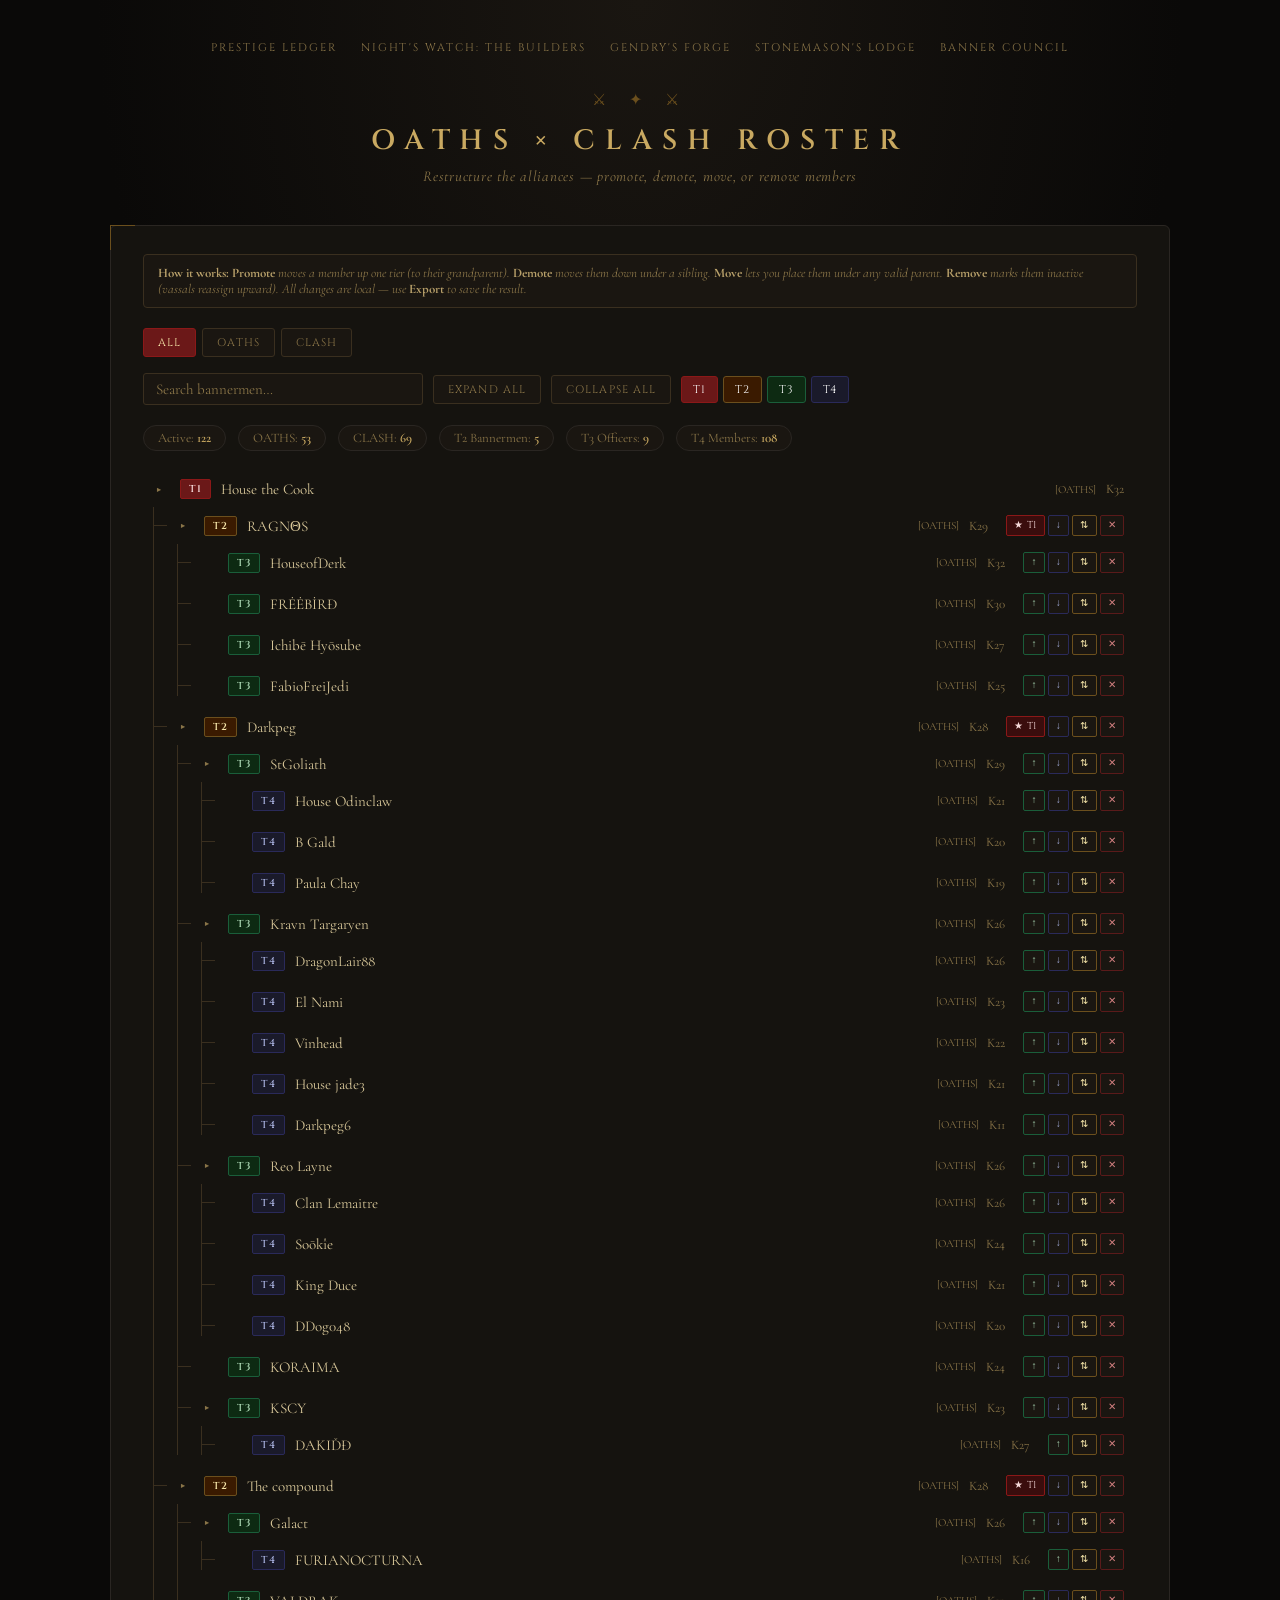
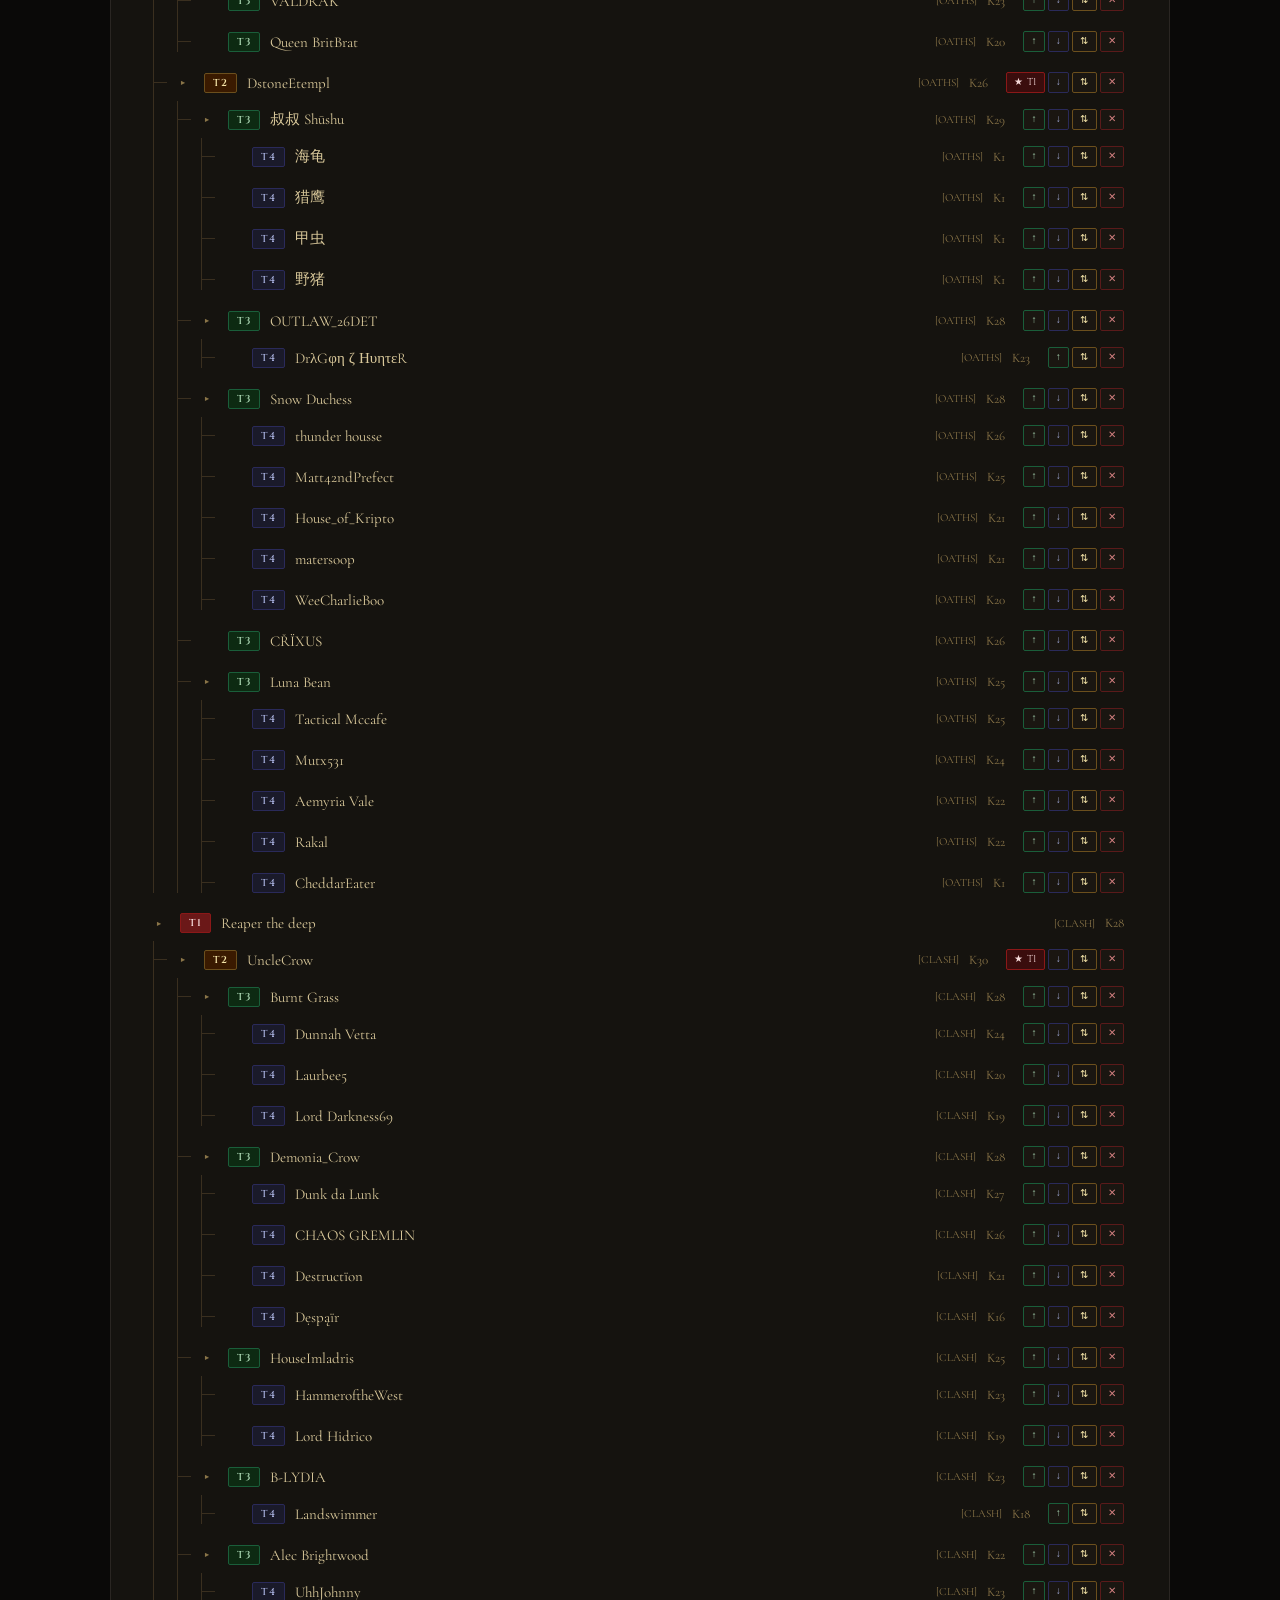
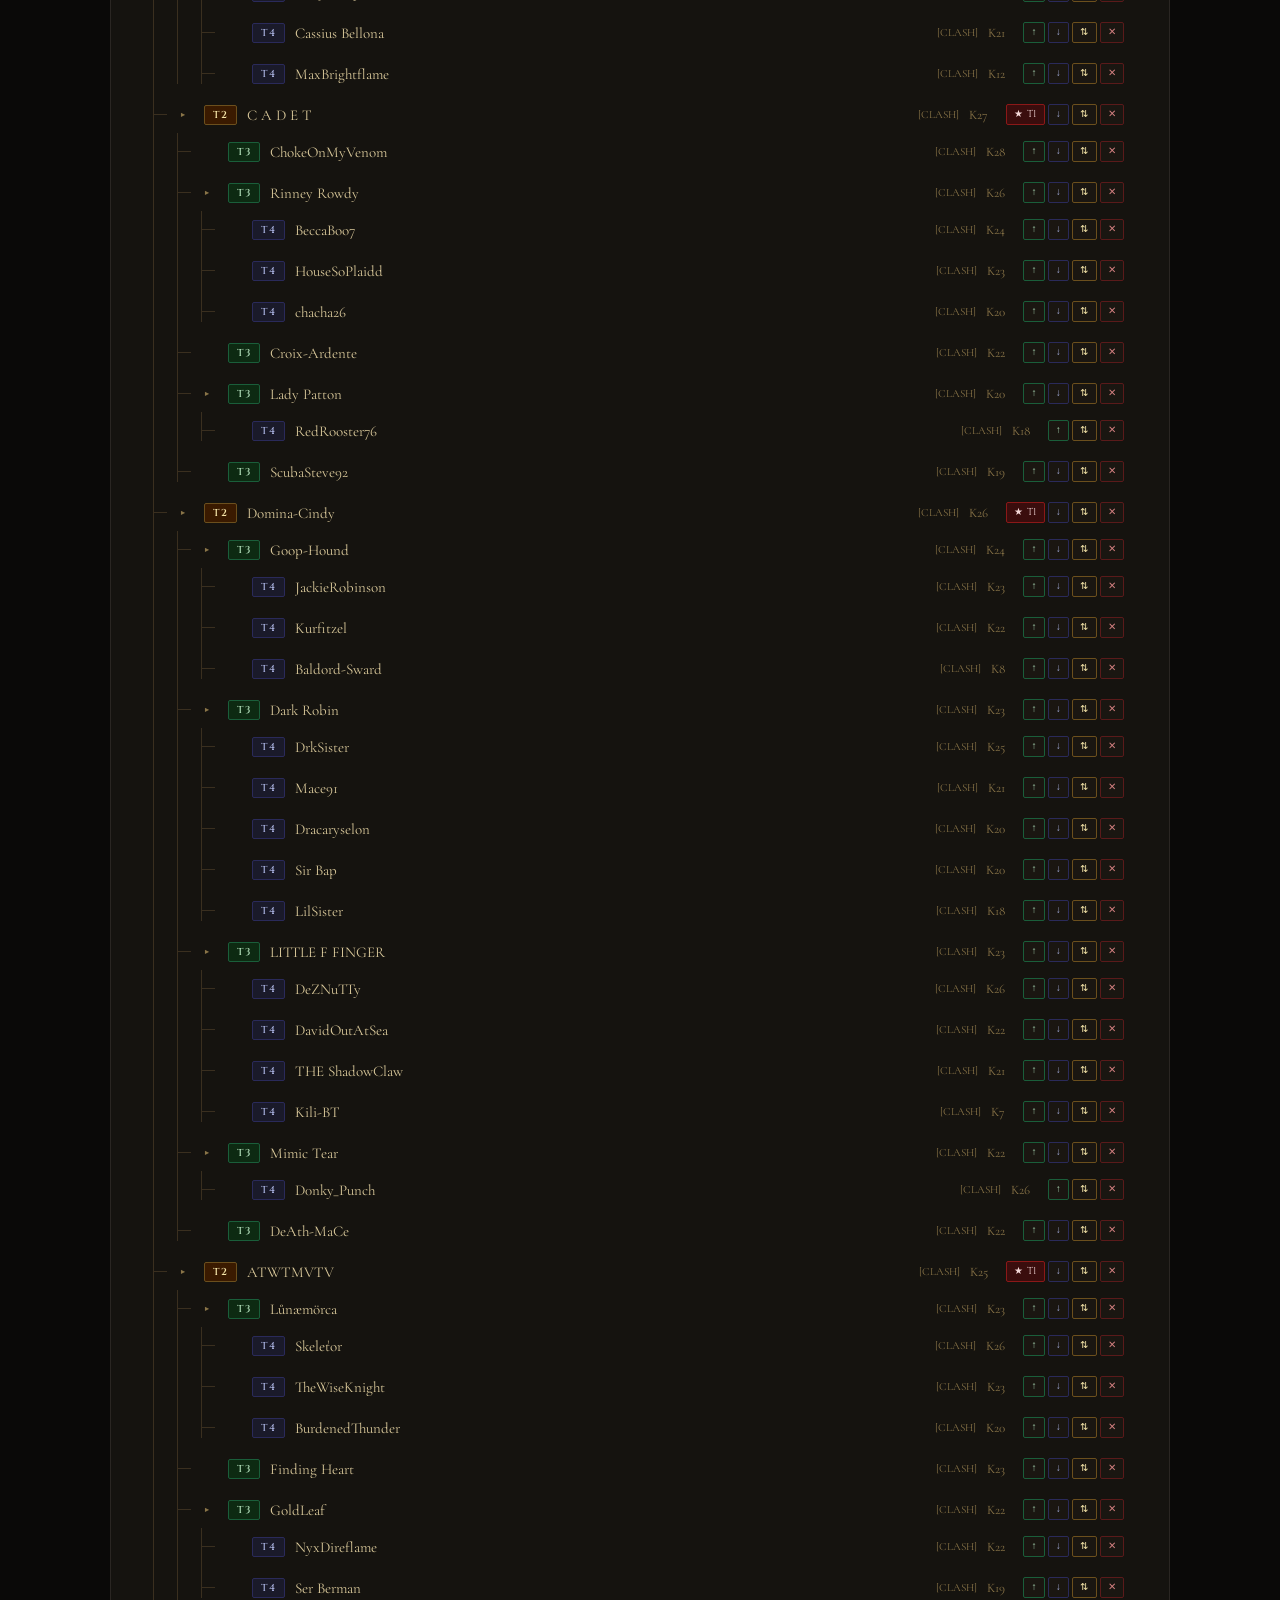
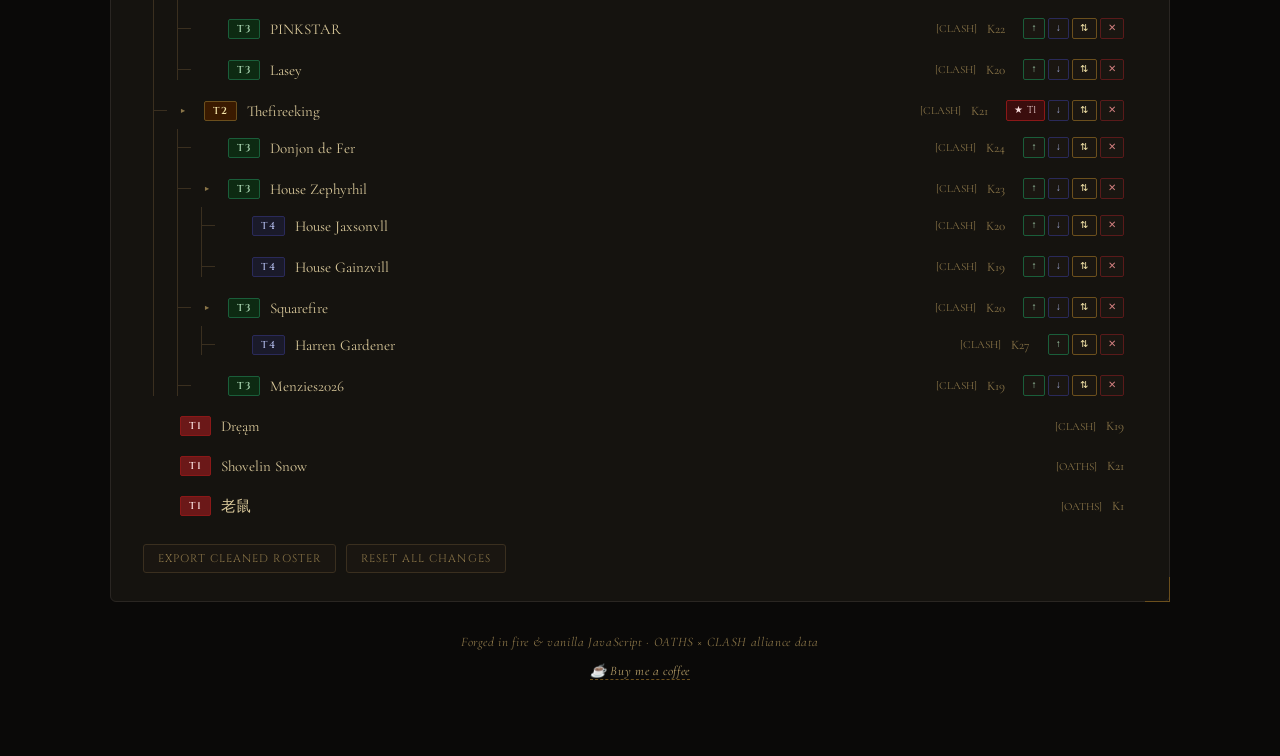
<file: oaths-clash-roster.html>
<!DOCTYPE html>
<html lang="en">
<head>
<meta charset="UTF-8">
<meta name="viewport" content="width=device-width, initial-scale=1.0">
<title>OATHS × CLASH Roster — GoT Conquest Alliance Manager</title>
<link rel="preconnect" href="https://fonts.googleapis.com">
<link rel="preconnect" href="https://fonts.gstatic.com" crossorigin>
<link href="https://fonts.googleapis.com/css2?family=Cinzel:wght@400;500;600;700&family=Cormorant+Garamond:ital,wght@0,400;0,500;1,400&display=swap" rel="stylesheet">
<link rel="stylesheet" href="styles.css">
<style>
  .page { max-width: 1100px; }

  .controls {
    display: flex; gap: 10px; align-items: center;
    margin-bottom: 1.25rem; flex-wrap: wrap;
  }
  .search-box {
    flex: 1; min-width: 180px; max-width: 280px;
    background: var(--bg-card); border: 1px solid var(--border-strong);
    color: var(--text); font-family: 'Cormorant Garamond', serif;
    font-size: 15px; padding: 6px 12px; border-radius: 3px;
  }
  .search-box::placeholder { color: var(--text-muted); }
  .search-box:focus { outline: none; border-color: var(--gold-dark); }
  .ctrl-btn {
    font-family: 'Cinzel', serif; font-size: 11px; letter-spacing: 0.1em;
    text-transform: uppercase; padding: 6px 14px;
    border: 1px solid var(--border-strong); border-radius: 3px;
    background: var(--bg-card); color: var(--text-muted);
    cursor: pointer; transition: all 0.15s; white-space: nowrap;
  }
  .ctrl-btn:hover { color: var(--gold); border-color: var(--gold-dark); }
  .ctrl-btn.active { background: var(--blood); color: var(--gold-pale); border-color: #8b1818; }
  .tier-filter { display: flex; gap: 5px; flex-wrap: wrap; }
  .tier-btn {
    font-family: 'Cinzel', serif; font-size: 11px; letter-spacing: 0.08em;
    padding: 5px 11px; border-radius: 3px; cursor: pointer;
    border: 1px solid transparent; transition: all 0.15s; color: #fff;
  }
  .tier-btn[data-tier="1"] { background: #6b1818; border-color: #8b1818; }
  .tier-btn[data-tier="2"] { background: #3a1a00; border-color: #6b4f1d; }
  .tier-btn[data-tier="3"] { background: #0d2a12; border-color: #1a5e3a; }
  .tier-btn[data-tier="4"] { background: #1a1a2a; border-color: #2a2a5a; }
  .tier-btn.dimmed { opacity: 0.35; }

  .stats-row {
    display: flex; gap: 12px; margin-bottom: 1.25rem; flex-wrap: wrap;
  }
  .stat-pill {
    background: var(--bg-card); border: 1px solid var(--border);
    border-radius: 20px; padding: 4px 14px;
    font-size: 13px; color: var(--text-muted);
  }
  .stat-pill strong { color: var(--gold); font-weight: 600; }
  .stat-pill.removed strong { color: var(--blood); }

  .tree { list-style: none; padding: 0; margin: 0; }
  .tree ul { list-style: none; padding-left: 24px; margin: 0; position: relative; }
  .tree ul::before {
    content: '';
    position: absolute; left: 10px; top: 0; bottom: 8px;
    border-left: 1px solid var(--border-strong);
  }
  .tree li { position: relative; }
  .tree li + li { margin-top: 4px; }
  .tree ul > li::before {
    content: '';
    position: absolute; left: -14px; top: 18px;
    width: 14px; border-top: 1px solid var(--border-strong);
  }

  .member-card {
    display: flex; align-items: center; gap: 10px;
    padding: 7px 12px; border-radius: 4px;
    border: 1px solid transparent;
    cursor: pointer; transition: background 0.12s, border-color 0.12s;
    user-select: none;
  }
  .member-card:hover { border-color: var(--border-strong); background: var(--bg-card-raised); }
  .member-card.has-children::before {
    content: '▶';
    font-size: 9px; color: var(--text-muted);
    transition: transform 0.15s; display: inline-block;
    min-width: 14px;
  }
  .member-card.has-children.open::before { transform: rotate(90deg); }
  .member-card.no-children::before { content: ''; min-width: 14px; }

  .tier-badge {
    font-family: 'Cinzel', serif; font-size: 10px; letter-spacing: 0.1em;
    padding: 2px 8px; border-radius: 2px; white-space: nowrap; font-weight: 600;
  }
  .tb-1 { background: #6b1818; color: #f5d9d9; border: 1px solid #8b1818; }
  .tb-2 { background: #3a1a00; color: var(--gold-pale); border: 1px solid var(--gold-dark); }
  .tb-3 { background: #0d2a12; color: #a8d4b0; border: 1px solid #1a5e3a; }
  .tb-4 { background: #1a1a2a; color: #a0a8d4; border: 1px solid #2a2a5a; }

  .member-name {
    font-size: 15px; color: var(--text); flex: 1;
    white-space: nowrap; overflow: hidden; text-overflow: ellipsis;
  }
  .member-name.highlight { color: var(--gold-bright); font-weight: 600; }
  .member-level { font-size: 13px; color: var(--text-muted); white-space: nowrap; }
  .member-tag { font-size: 11px; color: var(--gold-faint); white-space: nowrap; }

  .tier-hidden { display: none !important; }
  .children { display: none; }
  .children.open { display: block; }
  .search-dim .member-name:not(.highlight) { opacity: 0.3; }

  .action-btns { display: flex; gap: 3px; margin-left: auto; padding-left: 8px; flex-shrink: 0; }
  .action-btn {
    font-size: 10px; padding: 1px 7px; border-radius: 2px; line-height: 1.7;
    border: 1px solid var(--border-strong); background: var(--bg-card);
    color: var(--text-muted); cursor: pointer;
    font-family: 'Cinzel', serif; letter-spacing: 0.04em;
    white-space: nowrap; transition: all 0.12s;
  }
  .action-btn:hover { color: var(--gold); border-color: var(--gold-dark); }
  .action-btn.promote { color: #a8d4b0; border-color: #1a5e3a; }
  .action-btn.promote:hover { background: #0d2a12; }
  .action-btn.make-t1 { color: #f5d9d9; border-color: #8b1818; background: #3a0d0d; }
  .action-btn.make-t1:hover { background: #6b1818; color: #fff; }
  .action-btn.demote { color: #a0a8d4; border-color: #2a2a5a; }
  .action-btn.demote:hover { background: #0d0d2a; }
  .action-btn.pick { color: var(--gold-pale); border-color: var(--gold-dark); }
  .action-btn.pick:hover { background: #1a1200; }
  .action-btn.remove { color: #d48080; border-color: #5a1a1a; }
  .action-btn.remove:hover { background: #2a0d0d; }
  .action-btn.cancel { color: #d48080; border-color: #5a1a1a; }
  .action-btn.cancel:hover { background: #2a0d0d; }
  .action-btn.place { background: #0d2a12; color: #a8d4b0; border-color: #1a5e3a; }
  .action-btn.place:hover { background: #1a3a1a; }

  .member-card.moving { outline: 2px solid var(--gold); background: #1a1500 !important; }
  .member-card.can-target { border-color: #1a5e3a !important; }
  .member-card.disabled { opacity: 0.28; pointer-events: none; }

  .move-banner {
    background: #1a1500; border: 1px solid var(--gold-dark); border-radius: 4px;
    padding: 8px 14px; margin-bottom: 12px;
    display: flex; align-items: center; gap: 12px; flex-wrap: wrap;
    font-size: 13px; color: var(--gold-pale);
  }
  .move-banner strong { color: var(--gold); }
  .move-banner button {
    font-family: 'Cinzel', serif; font-size: 11px; padding: 3px 10px;
    background: var(--bg-card); border: 1px solid #5a1a1a;
    color: #d48080; cursor: pointer; border-radius: 2px; letter-spacing: 0.06em;
  }

  .removed-panel {
    background: var(--bg-card); border: 1px solid var(--border-strong);
    border-radius: 4px; padding: 12px 16px; margin-bottom: 1.25rem;
  }
  .removed-panel h3 {
    font-family: 'Cinzel', serif; font-size: 11px; letter-spacing: 0.15em;
    text-transform: uppercase; color: var(--blood); margin: 0 0 8px;
  }
  .removed-list { display: flex; gap: 6px; flex-wrap: wrap; }
  .removed-chip {
    display: inline-flex; align-items: center; gap: 6px;
    background: rgba(107, 24, 24, 0.15); border: 1px solid #5a1a1a;
    border-radius: 3px; padding: 3px 10px;
    font-size: 12px; color: #d48080;
  }
  .removed-chip button {
    background: none; border: none; color: #a8d4b0; cursor: pointer;
    font-size: 14px; padding: 0; line-height: 1;
  }
  .removed-chip button:hover { color: var(--gold-bright); }

  .export-bar {
    display: flex; gap: 10px; align-items: center;
    margin-top: 1.25rem; flex-wrap: wrap;
  }

  .note-box {
    background: var(--bg-card); border: 1px solid var(--border-strong);
    border-radius: 4px; padding: 10px 14px;
    font-size: 13px; color: var(--text-muted); margin-bottom: 1.25rem;
    font-style: italic;
  }
  .note-box strong { color: var(--gold-dim); font-style: normal; }

  .alliance-tabs { display: flex; gap: 6px; margin-bottom: 1rem; }
  .alliance-tab {
    font-family: 'Cinzel', serif; font-size: 11px; letter-spacing: 0.1em;
    text-transform: uppercase; padding: 6px 14px;
    border: 1px solid var(--border-strong); border-radius: 3px;
    background: var(--bg-card); color: var(--text-muted);
    cursor: pointer; transition: all 0.15s; white-space: nowrap;
  }
  .alliance-tab:hover { color: var(--gold); border-color: var(--gold-dark); }
  .alliance-tab.active { background: var(--blood); color: var(--gold-pale); border-color: #8b1818; }
</style>
</head>
<body>
<div class="page">

  <nav class="nav">
    <a href="index.html">Prestige Ledger</a>
    <a href="keep-upgrade.html">Night's Watch: The Builders</a>
    <a href="gendrys-forge.html">Gendry's Forge</a>
    <a href="enhance.html">Stonemason's Lodge</a>
    <a href="alliance-tree.html">Banner Council</a>
  </nav>

  <div class="crest">⚔ ✦ ⚔</div>
  <h1 class="title">OATHS × CLASH Roster</h1>
  <p class="subtitle">Restructure the alliances — promote, demote, move, or remove members</p>

  <div class="panel">

    <div class="note-box">
      <strong>How it works:</strong>
      <strong>Promote</strong> moves a member up one tier (to their grandparent).
      <strong>Demote</strong> moves them down under a sibling.
      <strong>Move</strong> lets you place them under any valid parent.
      <strong>Remove</strong> marks them inactive (vassals reassign upward).
      All changes are local — use <strong>Export</strong> to save the result.
    </div>

    <div class="alliance-tabs" id="alliance-tabs">
      <div class="alliance-tab active" data-alliance="ALL">All</div>
      <div class="alliance-tab" data-alliance="OATHS">OATHS</div>
      <div class="alliance-tab" data-alliance="CLASH">CLASH</div>
    </div>

    <div class="controls">
      <input type="text" class="search-box" id="search" placeholder="Search bannermen…" />
      <button class="ctrl-btn" id="expand-all">Expand all</button>
      <button class="ctrl-btn" id="collapse-all">Collapse all</button>
      <div class="tier-filter" id="tier-filter">
        <div class="tier-btn" data-tier="1">T1</div>
        <div class="tier-btn" data-tier="2">T2</div>
        <div class="tier-btn" data-tier="3">T3</div>
        <div class="tier-btn" data-tier="4">T4</div>
      </div>
    </div>

    <div class="stats-row" id="stats-row"></div>

    <div id="removed-panel" style="display:none"></div>

    <div id="view-container"></div>

    <div class="export-bar">
      <button class="ctrl-btn" id="export-btn">Export cleaned roster</button>
      <button class="ctrl-btn" id="reset-btn">Reset all changes</button>
    </div>

  </div>

  <footer>
    <p>Forged in fire &amp; vanilla JavaScript · OATHS × CLASH alliance data</p>
    <p><a href="https://buymeacoffee.com/laughingcr0w" target="_blank" rel="noopener">☕ Buy me a coffee</a></p>
  </footer>
</div>

<script>
/* OATHS_CLASH_DATA_EMBED_START */
const ROSTER = [{"id": "64f04bbb-cad9-4a79-8340-945e73944ed6", "name": "House the Cook", "level": 32, "height": 4, "liege_id": null, "tag": "OATHS"}, {"id": "6411f853-8571-4c03-991e-f418858db750", "name": "Reaper the deep", "level": 28, "height": 4, "liege_id": null, "tag": "CLASH"}, {"id": "c066c4a0-2ebf-4f43-86d8-db66b19af5ab", "name": "ATWTMVTV", "level": 25, "height": 3, "liege_id": "6411f853-8571-4c03-991e-f418858db750", "tag": "CLASH"}, {"id": "e2dac04e-9c02-40c3-b279-539af68419ee", "name": "C A D E T", "level": 27, "height": 3, "liege_id": "6411f853-8571-4c03-991e-f418858db750", "tag": "CLASH"}, {"id": "f3196770-f01e-40be-a679-956f296b04b3", "name": "Darkpeg", "level": 28, "height": 3, "liege_id": "64f04bbb-cad9-4a79-8340-945e73944ed6", "tag": "OATHS"}, {"id": "a9fe8fc8-7cae-424f-864e-e3633af92920", "name": "Domina-Cindy", "level": 26, "height": 3, "liege_id": "6411f853-8571-4c03-991e-f418858db750", "tag": "CLASH"}, {"id": "ac0ba96c-9b75-4564-810b-51db33c2339a", "name": "DstoneEtempl", "level": 26, "height": 3, "liege_id": "64f04bbb-cad9-4a79-8340-945e73944ed6", "tag": "OATHS"}, {"id": "3e3c38fa-8f99-492d-96c7-50c22371164b", "name": "The compound", "level": 28, "height": 3, "liege_id": "64f04bbb-cad9-4a79-8340-945e73944ed6", "tag": "OATHS"}, {"id": "6f2f6964-09de-44dd-b69b-8ca20cf2ec8a", "name": "Thefireeking", "level": 21, "height": 3, "liege_id": "6411f853-8571-4c03-991e-f418858db750", "tag": "CLASH"}, {"id": "7bb4629a-9c64-4853-b426-6d45ebff76e7", "name": "UncleCrow", "level": 30, "height": 3, "liege_id": "6411f853-8571-4c03-991e-f418858db750", "tag": "CLASH"}, {"id": "49cd5e15-7a5d-44ad-9d6e-796e7485e99c", "name": "Alec Brightwood", "level": 22, "height": 2, "liege_id": "7bb4629a-9c64-4853-b426-6d45ebff76e7", "tag": "CLASH"}, {"id": "47a9dc51-dfe0-4a5b-a463-6ad1ba20fff8", "name": "B-LYDIA", "level": 23, "height": 2, "liege_id": "7bb4629a-9c64-4853-b426-6d45ebff76e7", "tag": "CLASH"}, {"id": "a7daecee-416d-4484-9bbb-6f48a930246c", "name": "Burnt Grass", "level": 28, "height": 2, "liege_id": "7bb4629a-9c64-4853-b426-6d45ebff76e7", "tag": "CLASH"}, {"id": "d89d72c6-5760-464f-91a2-b3b47aa54f3c", "name": "ChokeOnMyVenom", "level": 28, "height": 2, "liege_id": "e2dac04e-9c02-40c3-b279-539af68419ee", "tag": "CLASH"}, {"id": "936fd345-5747-4210-8c48-68f91c602711", "name": "Dark Robin", "level": 23, "height": 2, "liege_id": "a9fe8fc8-7cae-424f-864e-e3633af92920", "tag": "CLASH"}, {"id": "c45ac702-1a92-450a-89c8-4da65b825133", "name": "Demonia_Crow", "level": 28, "height": 2, "liege_id": "7bb4629a-9c64-4853-b426-6d45ebff76e7", "tag": "CLASH"}, {"id": "5bfd966c-28f3-42f8-98c7-43ac9fad14f5", "name": "Galact", "level": 26, "height": 2, "liege_id": "3e3c38fa-8f99-492d-96c7-50c22371164b", "tag": "OATHS"}, {"id": "4521fd53-2141-43cd-851f-b9f4cd327b16", "name": "GoldLeaf", "level": 22, "height": 2, "liege_id": "c066c4a0-2ebf-4f43-86d8-db66b19af5ab", "tag": "CLASH"}, {"id": "0526e7b5-0b24-4bc9-a11a-f548c57128f2", "name": "Goop-Hound", "level": 24, "height": 2, "liege_id": "a9fe8fc8-7cae-424f-864e-e3633af92920", "tag": "CLASH"}, {"id": "b21476cd-1a78-41a3-98e5-90042a2885e4", "name": "House Zephyrhil", "level": 23, "height": 2, "liege_id": "6f2f6964-09de-44dd-b69b-8ca20cf2ec8a", "tag": "CLASH"}, {"id": "c599f965-6ec5-4a22-995d-200900b81721", "name": "HouseImladris", "level": 25, "height": 2, "liege_id": "7bb4629a-9c64-4853-b426-6d45ebff76e7", "tag": "CLASH"}, {"id": "c3927e8f-2180-4658-a4c1-f54f99e69616", "name": "KSCY", "level": 23, "height": 2, "liege_id": "f3196770-f01e-40be-a679-956f296b04b3", "tag": "OATHS"}, {"id": "7f1496ab-a72a-4bc4-95ff-4d700119dca7", "name": "Kravn Targaryen", "level": 26, "height": 2, "liege_id": "f3196770-f01e-40be-a679-956f296b04b3", "tag": "OATHS"}, {"id": "8e0f7a91-1384-4611-9cb6-15bd8d8fc72d", "name": "LITTLE F FINGER", "level": 23, "height": 2, "liege_id": "a9fe8fc8-7cae-424f-864e-e3633af92920", "tag": "CLASH"}, {"id": "8e1c20e8-ea37-49a7-bbb5-a7b4b2c89b63", "name": "Lady Patton", "level": 20, "height": 2, "liege_id": "e2dac04e-9c02-40c3-b279-539af68419ee", "tag": "CLASH"}, {"id": "1eafc919-c7ec-4dd1-8b60-fa5329d6c0b8", "name": "Luna Bean", "level": 25, "height": 2, "liege_id": "ac0ba96c-9b75-4564-810b-51db33c2339a", "tag": "OATHS"}, {"id": "44ef8658-90ec-481b-b592-10b978ddf36e", "name": "Lůnæmörca", "level": 23, "height": 2, "liege_id": "c066c4a0-2ebf-4f43-86d8-db66b19af5ab", "tag": "CLASH"}, {"id": "e22f2fcd-9935-4ac8-a61e-706e0cc7aad9", "name": "Mimic Tear", "level": 22, "height": 2, "liege_id": "a9fe8fc8-7cae-424f-864e-e3633af92920", "tag": "CLASH"}, {"id": "0df33f05-6cf9-458b-927e-867b8d4c7384", "name": "OUTLAW_26DET", "level": 28, "height": 2, "liege_id": "ac0ba96c-9b75-4564-810b-51db33c2339a", "tag": "OATHS"}, {"id": "fc53b7ea-acd3-4a29-99d7-42d2558222d4", "name": "RAGNΘS", "level": 29, "height": 2, "liege_id": "64f04bbb-cad9-4a79-8340-945e73944ed6", "tag": "OATHS"}, {"id": "8001b661-1e1c-4135-bdb9-1e0128111ecf", "name": "Reo Layne", "level": 26, "height": 2, "liege_id": "f3196770-f01e-40be-a679-956f296b04b3", "tag": "OATHS"}, {"id": "eb474ea4-7b91-4f35-b181-be9fec57272b", "name": "Rinney Rowdy", "level": 26, "height": 2, "liege_id": "e2dac04e-9c02-40c3-b279-539af68419ee", "tag": "CLASH"}, {"id": "eb735e9a-92fa-4a7c-a9ed-4468ba954a1a", "name": "Snow Duchess", "level": 28, "height": 2, "liege_id": "ac0ba96c-9b75-4564-810b-51db33c2339a", "tag": "OATHS"}, {"id": "df02601a-6015-4ab0-a8e2-6063a87700a1", "name": "Squarefire", "level": 20, "height": 2, "liege_id": "6f2f6964-09de-44dd-b69b-8ca20cf2ec8a", "tag": "CLASH"}, {"id": "a7ad16ec-c6be-4462-a765-45f05a8a29a1", "name": "StGoliath", "level": 29, "height": 2, "liege_id": "f3196770-f01e-40be-a679-956f296b04b3", "tag": "OATHS"}, {"id": "61453ad5-28c5-453c-bc0a-c2eb2e044bb4", "name": "叔叔 Shūshu", "level": 29, "height": 2, "liege_id": "ac0ba96c-9b75-4564-810b-51db33c2339a", "tag": "OATHS"}, {"id": "28399d19-5740-4955-90a8-3569852bea7e", "name": "Aemyria Vale", "level": 22, "height": 1, "liege_id": "1eafc919-c7ec-4dd1-8b60-fa5329d6c0b8", "tag": "OATHS"}, {"id": "3dd10e80-4ad1-4ed1-a93d-a8842b08c772", "name": "B Gald", "level": 20, "height": 1, "liege_id": "a7ad16ec-c6be-4462-a765-45f05a8a29a1", "tag": "OATHS"}, {"id": "cb987dd9-7dec-40eb-af25-a23248fcf7e0", "name": "Baldord-Sward", "level": 8, "height": 1, "liege_id": "0526e7b5-0b24-4bc9-a11a-f548c57128f2", "tag": "CLASH"}, {"id": "fbf6b925-c91d-44ac-a77e-5d5411a968d9", "name": "BeccaBoo7", "level": 24, "height": 1, "liege_id": "eb474ea4-7b91-4f35-b181-be9fec57272b", "tag": "CLASH"}, {"id": "c97d259d-d241-469d-944a-56314502b82e", "name": "BurdenedThunder", "level": 20, "height": 1, "liege_id": "44ef8658-90ec-481b-b592-10b978ddf36e", "tag": "CLASH"}, {"id": "2f879b88-758f-4a58-83db-6f23dc5b83eb", "name": "CHAOS GREMLIN", "level": 26, "height": 1, "liege_id": "c45ac702-1a92-450a-89c8-4da65b825133", "tag": "CLASH"}, {"id": "f8a20a6e-c772-4e26-aaa5-47267e04eaa4", "name": "Cassius Bellona", "level": 21, "height": 1, "liege_id": "49cd5e15-7a5d-44ad-9d6e-796e7485e99c", "tag": "CLASH"}, {"id": "3cf73527-e8bf-4114-be6a-243e032c4a66", "name": "CheddarEater", "level": 1, "height": 1, "liege_id": "1eafc919-c7ec-4dd1-8b60-fa5329d6c0b8", "tag": "OATHS"}, {"id": "86c7a852-772c-4d62-9cb0-08fb27304e94", "name": "Clan Lemaitre", "level": 26, "height": 1, "liege_id": "8001b661-1e1c-4135-bdb9-1e0128111ecf", "tag": "OATHS"}, {"id": "04c55d13-3f0b-4dbe-8a0e-71539ee39018", "name": "Croix-Ardente", "level": 22, "height": 1, "liege_id": "e2dac04e-9c02-40c3-b279-539af68419ee", "tag": "CLASH"}, {"id": "b6e0b889-4d32-4e67-b65a-9fa3ba57a456", "name": "CŘÏXUS", "level": 26, "height": 1, "liege_id": "ac0ba96c-9b75-4564-810b-51db33c2339a", "tag": "OATHS"}, {"id": "0be7897a-8b7e-4f93-bb34-f63cdda1a248", "name": "D0nky_Punch", "level": 26, "height": 1, "liege_id": "e22f2fcd-9935-4ac8-a61e-706e0cc7aad9", "tag": "CLASH"}, {"id": "3e22672f-d5ff-4777-b031-1c36576446d0", "name": "DAKIĎÐ", "level": 27, "height": 1, "liege_id": "c3927e8f-2180-4658-a4c1-f54f99e69616", "tag": "OATHS"}, {"id": "99524f68-62e6-4ac9-a9d9-c36cfb29937b", "name": "DDog048", "level": 20, "height": 1, "liege_id": "8001b661-1e1c-4135-bdb9-1e0128111ecf", "tag": "OATHS"}, {"id": "5398a871-d980-4a23-876b-aa65f735abba", "name": "Darkpeg6", "level": 11, "height": 1, "liege_id": "7f1496ab-a72a-4bc4-95ff-4d700119dca7", "tag": "OATHS"}, {"id": "dbe9ed29-6ffe-4e2d-ac0c-b1cdcdf43d6e", "name": "DavidOutAtSea", "level": 22, "height": 1, "liege_id": "8e0f7a91-1384-4611-9cb6-15bd8d8fc72d", "tag": "CLASH"}, {"id": "db2c4842-24a8-49be-b250-69e6cb5eb0d5", "name": "DeAth-MaCe", "level": 22, "height": 1, "liege_id": "a9fe8fc8-7cae-424f-864e-e3633af92920", "tag": "CLASH"}, {"id": "d523830f-bc06-4b02-ba02-9c596d773a93", "name": "DeZNuTTy", "level": 26, "height": 1, "liege_id": "8e0f7a91-1384-4611-9cb6-15bd8d8fc72d", "tag": "CLASH"}, {"id": "ced2ae43-a53c-4372-b8e7-adc4c8b33f77", "name": "Destructïon", "level": 21, "height": 1, "liege_id": "c45ac702-1a92-450a-89c8-4da65b825133", "tag": "CLASH"}, {"id": "d488c002-e49e-4cbc-9fa6-844ee7c665a3", "name": "Donjon de Fer", "level": 24, "height": 1, "liege_id": "6f2f6964-09de-44dd-b69b-8ca20cf2ec8a", "tag": "CLASH"}, {"id": "b817539c-a49e-4d28-a60c-76fe3fb520f8", "name": "Dracaryselon", "level": 20, "height": 1, "liege_id": "936fd345-5747-4210-8c48-68f91c602711", "tag": "CLASH"}, {"id": "3ce4a04d-0846-4e61-bb5b-415174166d20", "name": "DragonLair88", "level": 26, "height": 1, "liege_id": "7f1496ab-a72a-4bc4-95ff-4d700119dca7", "tag": "OATHS"}, {"id": "34bd51ec-de75-44b5-acc1-b3798c277412", "name": "DrkSister", "level": 25, "height": 1, "liege_id": "936fd345-5747-4210-8c48-68f91c602711", "tag": "CLASH"}, {"id": "500a8ceb-a926-43f8-bef2-1fc946f6ed79", "name": "DrλGφη ζ ΗυητεR", "level": 23, "height": 1, "liege_id": "0df33f05-6cf9-458b-927e-867b8d4c7384", "tag": "OATHS"}, {"id": "6d3864e4-ece8-47cf-b4ec-6bc15da5be6c", "name": "Drẹąm", "level": 19, "height": 1, "liege_id": null, "tag": "CLASH"}, {"id": "31718f2d-7a6c-40bb-9639-8da0eadbb8ff", "name": "Dunk da Lunk", "level": 27, "height": 1, "liege_id": "c45ac702-1a92-450a-89c8-4da65b825133", "tag": "CLASH"}, {"id": "4c6705c3-64b1-40ab-baae-a6bccad74f93", "name": "Dunnah Vetta", "level": 24, "height": 1, "liege_id": "a7daecee-416d-4484-9bbb-6f48a930246c", "tag": "CLASH"}, {"id": "7e7cc048-7a83-419e-bef4-9092a7db7916", "name": "Dẹspąïr", "level": 16, "height": 1, "liege_id": "c45ac702-1a92-450a-89c8-4da65b825133", "tag": "CLASH"}, {"id": "9a1ea979-0d93-450a-8d4c-675db9c56e9f", "name": "El Nami", "level": 23, "height": 1, "liege_id": "7f1496ab-a72a-4bc4-95ff-4d700119dca7", "tag": "OATHS"}, {"id": "f2d9e226-c40f-4bbe-bfd9-3ffded700fac", "name": "FRĖĖBİRÐ", "level": 30, "height": 1, "liege_id": "fc53b7ea-acd3-4a29-99d7-42d2558222d4", "tag": "OATHS"}, {"id": "b2205a52-d9b3-4f8c-a065-406838699771", "name": "FURIANOCTURNA", "level": 16, "height": 1, "liege_id": "5bfd966c-28f3-42f8-98c7-43ac9fad14f5", "tag": "OATHS"}, {"id": "da50e56a-d80e-4f16-bbde-9d8e677fc28a", "name": "FabioFreiJedi", "level": 25, "height": 1, "liege_id": "fc53b7ea-acd3-4a29-99d7-42d2558222d4", "tag": "OATHS"}, {"id": "ba6dbee5-0ea3-4ea8-a4aa-87c8938d8aba", "name": "Finding Heart", "level": 23, "height": 1, "liege_id": "c066c4a0-2ebf-4f43-86d8-db66b19af5ab", "tag": "CLASH"}, {"id": "0d9443f8-745a-4be8-a7ea-9c3fae97918f", "name": "HammeroftheWest", "level": 23, "height": 1, "liege_id": "c599f965-6ec5-4a22-995d-200900b81721", "tag": "CLASH"}, {"id": "a5a64fea-4bdf-4c5c-91c8-ebc400f778c1", "name": "Harren Gardener", "level": 27, "height": 1, "liege_id": "df02601a-6015-4ab0-a8e2-6063a87700a1", "tag": "CLASH"}, {"id": "adefcdda-3d42-4042-af36-c7262d084fef", "name": "House Gainzvill", "level": 19, "height": 1, "liege_id": "b21476cd-1a78-41a3-98e5-90042a2885e4", "tag": "CLASH"}, {"id": "b7c47968-9719-46d2-a164-394f856e76a0", "name": "House Jaxsonvll", "level": 20, "height": 1, "liege_id": "b21476cd-1a78-41a3-98e5-90042a2885e4", "tag": "CLASH"}, {"id": "f1c674fb-a571-4007-862d-2745ee664871", "name": "House Odinclaw", "level": 21, "height": 1, "liege_id": "a7ad16ec-c6be-4462-a765-45f05a8a29a1", "tag": "OATHS"}, {"id": "84fac3b9-6608-4aa0-ab5c-809ec2663c94", "name": "House jade3", "level": 21, "height": 1, "liege_id": "7f1496ab-a72a-4bc4-95ff-4d700119dca7", "tag": "OATHS"}, {"id": "bc25c4be-a3f6-401a-a5e6-b84e0464fd30", "name": "HouseSoPlaidd", "level": 23, "height": 1, "liege_id": "eb474ea4-7b91-4f35-b181-be9fec57272b", "tag": "CLASH"}, {"id": "8d718261-1093-4385-9a36-26d0c70da419", "name": "House_of_Kripto", "level": 21, "height": 1, "liege_id": "eb735e9a-92fa-4a7c-a9ed-4468ba954a1a", "tag": "OATHS"}, {"id": "6c457b5d-bc13-4a08-8b30-a1c3eaf0fc44", "name": "HouseofDerk", "level": 32, "height": 1, "liege_id": "fc53b7ea-acd3-4a29-99d7-42d2558222d4", "tag": "OATHS"}, {"id": "b4a1fb29-b771-4c78-b7a8-dc65e1b9dcb9", "name": "Ichibē Hyōsube", "level": 27, "height": 1, "liege_id": "fc53b7ea-acd3-4a29-99d7-42d2558222d4", "tag": "OATHS"}, {"id": "6be4c375-3d3d-48b1-a3b4-0d1ad6922240", "name": "JackieRobinson", "level": 23, "height": 1, "liege_id": "0526e7b5-0b24-4bc9-a11a-f548c57128f2", "tag": "CLASH"}, {"id": "af97f385-7f6a-4cfe-a09a-834f9f73f6df", "name": "KORAIMA", "level": 24, "height": 1, "liege_id": "f3196770-f01e-40be-a679-956f296b04b3", "tag": "OATHS"}, {"id": "d37c5d68-6dc6-42e4-9ced-a142176c7f6a", "name": "Kili-BT", "level": 7, "height": 1, "liege_id": "8e0f7a91-1384-4611-9cb6-15bd8d8fc72d", "tag": "CLASH"}, {"id": "502178f3-205f-445e-ae9a-a2bbbdf227d5", "name": "King Duce", "level": 21, "height": 1, "liege_id": "8001b661-1e1c-4135-bdb9-1e0128111ecf", "tag": "OATHS"}, {"id": "adba1ff4-4126-40b2-9fe8-ea468f55d039", "name": "Kurfitzel", "level": 22, "height": 1, "liege_id": "0526e7b5-0b24-4bc9-a11a-f548c57128f2", "tag": "CLASH"}, {"id": "e4d922de-77a9-470b-9a86-26d4b51cbb13", "name": "Landswimmer", "level": 18, "height": 1, "liege_id": "47a9dc51-dfe0-4a5b-a463-6ad1ba20fff8", "tag": "CLASH"}, {"id": "fd63f90f-206c-4806-bbc5-62b76923732f", "name": "Lasey", "level": 20, "height": 1, "liege_id": "c066c4a0-2ebf-4f43-86d8-db66b19af5ab", "tag": "CLASH"}, {"id": "bc7e6d59-011b-490b-ad7b-f75b7f8e120c", "name": "Laurbee5", "level": 20, "height": 1, "liege_id": "a7daecee-416d-4484-9bbb-6f48a930246c", "tag": "CLASH"}, {"id": "e1050117-77e5-48d2-9a2e-bce931b5425b", "name": "LilSister", "level": 18, "height": 1, "liege_id": "936fd345-5747-4210-8c48-68f91c602711", "tag": "CLASH"}, {"id": "df6105ec-9ba8-453c-9a47-0342686a090b", "name": "Lord Darkness69", "level": 19, "height": 1, "liege_id": "a7daecee-416d-4484-9bbb-6f48a930246c", "tag": "CLASH"}, {"id": "5f8c4511-2f3e-43a8-adb0-73810cc97e6d", "name": "Lord Hidrico", "level": 19, "height": 1, "liege_id": "c599f965-6ec5-4a22-995d-200900b81721", "tag": "CLASH"}, {"id": "fdc6ec6d-a418-4510-bce2-f5c0f1473214", "name": "Mace91", "level": 21, "height": 1, "liege_id": "936fd345-5747-4210-8c48-68f91c602711", "tag": "CLASH"}, {"id": "4c749e0a-addb-4895-a385-abf84b93aba5", "name": "Matt42ndPrefect", "level": 25, "height": 1, "liege_id": "eb735e9a-92fa-4a7c-a9ed-4468ba954a1a", "tag": "OATHS"}, {"id": "2173832d-936d-4caa-b1e8-48f032d682f9", "name": "MaxBrightflame", "level": 12, "height": 1, "liege_id": "49cd5e15-7a5d-44ad-9d6e-796e7485e99c", "tag": "CLASH"}, {"id": "92a9c155-f06f-4431-884e-c1e14fa50c18", "name": "Menzies2026", "level": 19, "height": 1, "liege_id": "6f2f6964-09de-44dd-b69b-8ca20cf2ec8a", "tag": "CLASH"}, {"id": "8c2d1c90-54eb-4839-87b4-b470be5bf1d3", "name": "Mutx531", "level": 24, "height": 1, "liege_id": "1eafc919-c7ec-4dd1-8b60-fa5329d6c0b8", "tag": "OATHS"}, {"id": "e7cad52e-2fb1-472a-a1cd-52043e09d3f7", "name": "NyxDireflame", "level": 22, "height": 1, "liege_id": "4521fd53-2141-43cd-851f-b9f4cd327b16", "tag": "CLASH"}, {"id": "31c40bec-3dfd-4164-ac33-b67584d91449", "name": "PINKSTAR", "level": 22, "height": 1, "liege_id": "c066c4a0-2ebf-4f43-86d8-db66b19af5ab", "tag": "CLASH"}, {"id": "9b8f3f8a-af1b-4553-be9e-8429873f3bd7", "name": "Paula Chay", "level": 19, "height": 1, "liege_id": "a7ad16ec-c6be-4462-a765-45f05a8a29a1", "tag": "OATHS"}, {"id": "73fae89a-5df9-45dc-aeb5-7b6348369efe", "name": "Queen BritBrat", "level": 20, "height": 1, "liege_id": "3e3c38fa-8f99-492d-96c7-50c22371164b", "tag": "OATHS"}, {"id": "5e163294-db7c-4e1c-89b7-77aa19424605", "name": "Rakal", "level": 22, "height": 1, "liege_id": "1eafc919-c7ec-4dd1-8b60-fa5329d6c0b8", "tag": "OATHS"}, {"id": "7f97276b-cac6-47c3-af3f-e0a067f40ddb", "name": "RedRooster76", "level": 18, "height": 1, "liege_id": "8e1c20e8-ea37-49a7-bbb5-a7b4b2c89b63", "tag": "CLASH"}, {"id": "fe2fb2b7-8acc-474d-b13d-3edd0a9f9c01", "name": "ScubaSteve92", "level": 19, "height": 1, "liege_id": "e2dac04e-9c02-40c3-b279-539af68419ee", "tag": "CLASH"}, {"id": "793d06b6-41ab-48a5-9d9b-9d6b2b2841e2", "name": "Ser Berman", "level": 19, "height": 1, "liege_id": "4521fd53-2141-43cd-851f-b9f4cd327b16", "tag": "CLASH"}, {"id": "8064b609-388a-4bb8-803c-0d95f0038ade", "name": "Shovelin Snow", "level": 21, "height": 1, "liege_id": null, "tag": "OATHS"}, {"id": "33decba4-f3c1-42a3-a7c6-684d5c409d1e", "name": "Sir Bap", "level": 20, "height": 1, "liege_id": "936fd345-5747-4210-8c48-68f91c602711", "tag": "CLASH"}, {"id": "3021b2b7-93e0-47fd-a6c9-35d8947eacab", "name": "Skeleťor", "level": 26, "height": 1, "liege_id": "44ef8658-90ec-481b-b592-10b978ddf36e", "tag": "CLASH"}, {"id": "f283e594-bfc4-442a-8fb0-664a3690a294", "name": "Soōkîe", "level": 24, "height": 1, "liege_id": "8001b661-1e1c-4135-bdb9-1e0128111ecf", "tag": "OATHS"}, {"id": "4df6d111-a7fd-4b98-b573-7725d0ff0c7c", "name": "THE ShadowClaw", "level": 21, "height": 1, "liege_id": "8e0f7a91-1384-4611-9cb6-15bd8d8fc72d", "tag": "CLASH"}, {"id": "9cd52432-c981-486b-a029-01592ba07896", "name": "Tactical Mccafe", "level": 25, "height": 1, "liege_id": "1eafc919-c7ec-4dd1-8b60-fa5329d6c0b8", "tag": "OATHS"}, {"id": "deafe7f8-a419-42a1-82fb-32e6f8f4d0f3", "name": "TheWiseKnight", "level": 23, "height": 1, "liege_id": "44ef8658-90ec-481b-b592-10b978ddf36e", "tag": "CLASH"}, {"id": "5aca6b54-82f2-44fb-a6a1-803388a3e7f6", "name": "UhhJohnny", "level": 23, "height": 1, "liege_id": "49cd5e15-7a5d-44ad-9d6e-796e7485e99c", "tag": "CLASH"}, {"id": "a88ee677-8826-46b3-9c10-37da79748066", "name": "VALDRAK", "level": 23, "height": 1, "liege_id": "3e3c38fa-8f99-492d-96c7-50c22371164b", "tag": "OATHS"}, {"id": "a614141a-0d99-4193-bd8c-8c40caa0088b", "name": "Vinhead", "level": 22, "height": 1, "liege_id": "7f1496ab-a72a-4bc4-95ff-4d700119dca7", "tag": "OATHS"}, {"id": "ee6fb13c-b8f8-43ec-90a2-a8ef44931107", "name": "WeeCharlieBoo", "level": 20, "height": 1, "liege_id": "eb735e9a-92fa-4a7c-a9ed-4468ba954a1a", "tag": "OATHS"}, {"id": "5b313149-c336-4230-869c-aebe431394c2", "name": "chacha26", "level": 20, "height": 1, "liege_id": "eb474ea4-7b91-4f35-b181-be9fec57272b", "tag": "CLASH"}, {"id": "35d8eb70-7a3a-428c-a928-7a69216cd295", "name": "matersoop", "level": 21, "height": 1, "liege_id": "eb735e9a-92fa-4a7c-a9ed-4468ba954a1a", "tag": "OATHS"}, {"id": "8de82336-40a4-4dd3-8ca4-a4aacb8402c0", "name": "thunder housse", "level": 26, "height": 1, "liege_id": "eb735e9a-92fa-4a7c-a9ed-4468ba954a1a", "tag": "OATHS"}, {"id": "78bea351-363f-4b1c-9d72-d29c7ac2b6d3", "name": "海龟", "level": 1, "height": 1, "liege_id": "61453ad5-28c5-453c-bc0a-c2eb2e044bb4", "tag": "OATHS"}, {"id": "b7e4a2f3-80a9-4954-b28d-73bf0b1bee88", "name": "猎鹰", "level": 1, "height": 1, "liege_id": "61453ad5-28c5-453c-bc0a-c2eb2e044bb4", "tag": "OATHS"}, {"id": "1f9eebdc-ff83-4caa-b2a7-2b603845aee8", "name": "甲虫", "level": 1, "height": 1, "liege_id": "61453ad5-28c5-453c-bc0a-c2eb2e044bb4", "tag": "OATHS"}, {"id": "41c36a7e-08da-4ca6-812b-bb5921ec5167", "name": "老鼠", "level": 1, "height": 1, "liege_id": null, "tag": "OATHS"}, {"id": "3ed26e85-004c-4815-ac98-99fd85fe5958", "name": "野猪", "level": 1, "height": 1, "liege_id": "61453ad5-28c5-453c-bc0a-c2eb2e044bb4", "tag": "OATHS"}];
/* OATHS_CLASH_DATA_EMBED_END */

// ─── Mutable state map ──────────────────────────────────────────────────────
let nodes = {};
let moveSource = null;
let hiddenTiers = new Set();
let searchQuery = '';
let currentAlliance = 'ALL';

function initState() {
  nodes = {};
  moveSource = null;
  ROSTER.forEach(m => {
    nodes[m.id] = {
      id: m.id, name: m.name, level: m.level, tag: m.tag,
      parentId: m.liege_id, removed: false
    };
  });
}

function isVisibleAlliance(tag) {
  if (currentAlliance === 'ALL') return true;
  if (tag && tag.startsWith('?')) return true;
  return tag === currentAlliance;
}

function kids(id) {
  return Object.values(nodes)
    .filter(n => n.parentId === id && !n.removed)
    .sort((a, b) => (b.level || 0) - (a.level || 0));
}

function depth(id) {
  let d = 0, cur = id;
  while (nodes[cur]?.parentId) {
    cur = nodes[cur].parentId;
    if (++d > 5) break;
  }
  return d;
}

function descendants(id) {
  const out = new Set();
  const q = kids(id).map(c => c.id);
  while (q.length) {
    const cur = q.shift();
    out.add(cur);
    kids(cur).forEach(c => q.push(c.id));
  }
  return out;
}

// ─── Actions ────────────────────────────────────────────────────────────────

function doPromote(id, e) {
  e.stopPropagation();
  const n = nodes[id];
  if (!n?.parentId) return;
  const gp = nodes[n.parentId]?.parentId;
  if (gp === undefined || gp === null) return;
  n.parentId = gp;
  renderView();
}

function doDemote(id, e) {
  e.stopPropagation();
  const n = nodes[id];
  if (!n?.parentId) return;
  const siblings = kids(n.parentId).filter(s => s.id !== id);
  if (!siblings.length) return;
  siblings.sort((a, b) => kids(b.id).length - kids(a.id).length);
  n.parentId = siblings[0].id;
  renderView();
}

function doStartMove(id, e) {
  e.stopPropagation();
  moveSource = (moveSource === id) ? null : id;
  renderView();
}

function doCancelMove() { moveSource = null; renderView(); }

function doPlaceUnder(targetId, e) {
  e.stopPropagation();
  if (!moveSource) return;
  nodes[moveSource].parentId = targetId;
  moveSource = null;
  renderView();
}

function doMakeT1(id, e) {
  e.stopPropagation();
  const n = nodes[id];
  if (!n) return;
  n.parentId = null;
  renderView();
}

function doRemove(id, e) {
  e.stopPropagation();
  const n = nodes[id];
  if (!n) return;
  Object.values(nodes).forEach(m => {
    if (m.parentId === id && !m.removed) {
      m.parentId = n.parentId;
    }
  });
  n.removed = true;
  renderView();
}

function doRestore(id, e) {
  if (e) e.stopPropagation();
  const n = nodes[id];
  if (!n) return;
  n.removed = false;
  if (n.parentId && nodes[n.parentId]?.removed) {
    const root = Object.values(nodes).find(r => !r.parentId && !r.removed);
    if (root) n.parentId = root.id;
  }
  renderView();
}

// ─── Rendering ──────────────────────────────────────────────────────────────

function renderNode(n, d) {
  const tier = d + 1;
  const k = kids(n.id);
  const inMove = moveSource !== null;
  const isSource = inMove && n.id === moveSource;
  const desc = inMove ? descendants(moveSource) : null;
  const isTarget = inMove && !isSource && !desc?.has(n.id) && n.id !== moveSource;
  const isGray = inMove && !isSource && !isTarget;

  const tag = n.tag && !n.tag.startsWith('?') ? n.tag : '';
  const lvl = n.level != null ? `<span class="member-level">K${n.level}</span>` : '';

  let btns = '';
  if (inMove) {
    if (isSource) {
      btns = `<button class="action-btn cancel" onclick="doCancelMove()">✕</button>`;
    } else if (isTarget) {
      btns = `<button class="action-btn place" onclick="doPlaceUnder('${n.id}',event)">← Here</button>`;
    }
  } else if (d > 0) {
    const canPromote = d >= 2;
    const isT2 = d === 1;
    const hasSib = kids(nodes[n.id].parentId).some(s => s.id !== n.id);
    if (isT2)
      btns += `<button class="action-btn make-t1" onclick="doMakeT1('${n.id}',event)" title="Promote to T1 (new root)">★ T1</button>`;
    else if (canPromote)
      btns += `<button class="action-btn promote" onclick="doPromote('${n.id}',event)" title="Move up one tier">↑</button>`;
    if (hasSib)
      btns += `<button class="action-btn demote" onclick="doDemote('${n.id}',event)" title="Move down under a sibling">↓</button>`;
    btns += `<button class="action-btn pick" onclick="doStartMove('${n.id}',event)" title="Move anywhere">⇅</button>`;
    btns += `<button class="action-btn remove" onclick="doRemove('${n.id}',event)" title="Remove member">✕</button>`;
  }

  const cls = [
    'member-card', k.length ? 'has-children' : 'no-children',
    isSource ? 'moving'     : '',
    isTarget ? 'can-target' : '',
    isGray   ? 'disabled'   : '',
  ].filter(Boolean).join(' ');

  const clk = (!inMove || isSource) ? 'onclick="toggleNode(this)"' : '';
  const card = `<div class="${cls}" data-tier="${tier}" ${clk}>
    <span class="tier-badge tb-${tier}">T${tier}</span>
    <span class="member-name">${n.name}</span>
    ${tag ? `<span class="member-tag">[${tag}]</span>` : ''}
    ${lvl}
    ${btns ? `<span class="action-btns" onclick="event.stopPropagation()">${btns}</span>` : ''}
  </div>`;

  if (!k.length) return `<li>${card}</li>`;
  return `<li>${card}<ul class="children open">${k.map(c => renderNode(c, d + 1)).join('')}</ul></li>`;
}

function renderRemovedPanel() {
  const panel = document.getElementById('removed-panel');
  const removed = Object.values(nodes).filter(n => n.removed && isVisibleAlliance(n.tag));
  if (!removed.length) { panel.style.display = 'none'; return; }
  panel.style.display = 'block';
  const chips = removed.map(m =>
    `<span class="removed-chip">${m.name} (K${m.level})
      <button onclick="doRestore('${m.id}',event)" title="Restore">↩</button>
    </span>`
  ).join('');
  panel.innerHTML = `<div class="removed-panel">
    <h3>Removed (${removed.length})</h3>
    <div class="removed-list">${chips}</div>
  </div>`;
}

function renderView() {
  const container = document.getElementById('view-container');
  const active = Object.values(nodes).filter(n => !n.removed && isVisibleAlliance(n.tag));
  const roots = active.filter(n => {
    if (!n.parentId || !nodes[n.parentId] || nodes[n.parentId].removed) return true;
    if (!isVisibleAlliance(nodes[n.parentId].tag)) return true;
    return false;
  });

  const banner = moveSource
    ? `<div class="move-banner">Moving <strong>${nodes[moveSource]?.name}</strong>
         — click <strong>← Here</strong> on the desired new parent
         <button onclick="doCancelMove()">✕ Cancel</button></div>`
    : '';

  container.innerHTML = banner +
    `<ul class="tree">${roots.map(m => renderNode(m, 0)).join('')}</ul>`;

  const allActive = Object.values(nodes).filter(n => !n.removed);
  const visibleActive = allActive.filter(n => isVisibleAlliance(n.tag));
  const removed = Object.values(nodes).filter(n => n.removed);
  const tierCounts = [0,0,0,0,0];
  visibleActive.forEach(n => {
    const d = depth(n.id);
    if (d >= 0 && d <= 3) tierCounts[d + 1]++;
  });

  const oathsCount = allActive.filter(n => n.tag === 'OATHS').length;
  const clashCount = allActive.filter(n => n.tag === 'CLASH').length;

  const pills = [
    ['Active', visibleActive.length],
  ];
  if (currentAlliance === 'ALL') {
    pills.push(['OATHS', oathsCount]);
    pills.push(['CLASH', clashCount]);
  }
  pills.push(['T2 Bannermen', tierCounts[1]]);
  pills.push(['T3 Officers', tierCounts[2]]);
  pills.push(['T4 Members', tierCounts[3] + tierCounts[4]]);
  if (removed.length > 0) pills.push(['Removed', removed.length, true]);

  document.getElementById('stats-row').innerHTML = pills
    .filter(Boolean).map(([label, val, isRemoved]) =>
      `<div class="stat-pill${isRemoved ? ' removed' : ''}">${label}: <strong>${val}</strong></div>`
    ).join('');

  renderRemovedPanel();
  applyFilters();
}

function toggleNode(card) {
  const children = card.nextElementSibling;
  if (!children || !children.classList.contains('children')) return;
  card.classList.toggle('open');
  children.classList.toggle('open');
}

function applyFilters() {
  const container = document.getElementById('view-container');
  const q = searchQuery.toLowerCase().trim();

  container.querySelectorAll('[data-tier]').forEach(el => {
    const t = +el.dataset.tier;
    if (el.classList.contains('member-card')) {
      el.closest('li').classList.toggle('tier-hidden', hiddenTiers.has(t));
    }
  });

  if (q) {
    container.classList.add('search-dim');
    container.querySelectorAll('.member-name').forEach(el => {
      const matches = el.textContent.toLowerCase().includes(q);
      el.classList.toggle('highlight', matches);
      if (matches) {
        let node = el.closest('li');
        while (node) {
          const ch = node.querySelector('.children');
          const card = node.querySelector('.member-card');
          if (ch && card) { ch.classList.add('open'); card.classList.add('open'); }
          node = node.parentElement && node.parentElement.closest('li');
        }
      }
    });
  } else {
    container.classList.remove('search-dim');
    container.querySelectorAll('.member-name').forEach(el => el.classList.remove('highlight'));
  }
}

// ─── Controls ───────────────────────────────────────────────────────────────

document.getElementById('expand-all').addEventListener('click', () => {
  document.querySelectorAll('.children').forEach(c => c.classList.add('open'));
  document.querySelectorAll('.member-card.has-children').forEach(c => c.classList.add('open'));
});

document.getElementById('collapse-all').addEventListener('click', () => {
  document.querySelectorAll('.children').forEach(c => c.classList.remove('open'));
  document.querySelectorAll('.member-card.has-children').forEach(c => c.classList.remove('open'));
  document.querySelectorAll('.tree > li > ul.children').forEach(c => {
    c.classList.add('open');
    const card = c.previousElementSibling;
    if (card) card.classList.add('open');
  });
});

document.querySelectorAll('.tier-btn').forEach(btn => {
  btn.addEventListener('click', () => {
    const t = +btn.dataset.tier;
    if (hiddenTiers.has(t)) { hiddenTiers.delete(t); btn.classList.remove('dimmed'); }
    else { hiddenTiers.add(t); btn.classList.add('dimmed'); }
    applyFilters();
  });
});

document.getElementById('search').addEventListener('input', e => {
  searchQuery = e.target.value;
  applyFilters();
});

// ─── Alliance tab filtering ────────────────────────────────────────────────

document.querySelectorAll('.alliance-tab').forEach(tab => {
  tab.addEventListener('click', () => {
    currentAlliance = tab.dataset.alliance;
    document.querySelectorAll('.alliance-tab').forEach(t => t.classList.remove('active'));
    tab.classList.add('active');
    moveSource = null;
    renderView();
  });
});

// ─── Export / Reset ─────────────────────────────────────────────────────────

document.getElementById('export-btn').addEventListener('click', () => {
  const active = Object.values(nodes).filter(n => !n.removed);
  const removed = Object.values(nodes).filter(n => n.removed);

  const exported = active.map(n => {
    let lid = n.parentId;
    while (lid && nodes[lid]?.removed) lid = nodes[lid].parentId;
    return { id: n.id, name: n.name, level: n.level, tag: n.tag, liege_id: lid };
  });

  const blob = new Blob([JSON.stringify({
    active: exported,
    removed: removed.map(n => ({ id: n.id, name: n.name, level: n.level }))
  }, null, 2)], { type: 'application/json' });
  const url = URL.createObjectURL(blob);
  const a = document.createElement('a');
  a.href = url;
  a.download = `oaths_clash_roster_${new Date().toISOString().slice(0,10)}.json`;
  a.click();
  URL.revokeObjectURL(url);
});

document.getElementById('reset-btn').addEventListener('click', () => {
  initState();
  currentAlliance = 'ALL';
  document.querySelectorAll('.alliance-tab').forEach(t => t.classList.remove('active'));
  document.querySelector('.alliance-tab[data-alliance="ALL"]').classList.add('active');
  renderView();
});

// ─── Init ───────────────────────────────────────────────────────────────────
initState();
renderView();
</script>
</body>
</html>
</file>
<file: styles.css>
:root {
    --bg-deep: #0a0908;
    --bg-panel: #15130f;
    --bg-card: #1a1611;
    --bg-card-raised: #221c14;
    --gold: #c9a961;
    --gold-bright: #f0d98a;
    --gold-pale: #f5e5a8;
    --gold-dim: #b8a06a;
    --gold-faint: #8a7548;
    --gold-dark: #6b4f1d;
    --gold-deep: #a8842f;
    --border: #2a2622;
    --border-strong: #3a2f1f;
    --border-accent: #6b4f1d;
    --text: #d9c89a;
    --text-muted: #8a7548;
    --blood: #6b1818;
  }

  * { box-sizing: border-box; }

  html, body {
    margin: 0;
    padding: 0;
    background: var(--bg-deep);
    color: var(--text);
    font-family: 'Cormorant Garamond', Georgia, serif;
    min-height: 100vh;
    -webkit-font-smoothing: antialiased;
  }

  body {
    background:
      radial-gradient(ellipse at top, #1a1611 0%, var(--bg-deep) 60%),
      var(--bg-deep);
    background-attachment: fixed;
  }

  .page {
    max-width: 900px;
    margin: 0 auto;
    padding: 2.5rem 1.25rem 4rem;
  }

  .crest {
    text-align: center;
    color: var(--gold-dark);
    letter-spacing: 0.6em;
    font-size: 16px;
    margin-bottom: 0.75rem;
  }

  h1.title {
    font-family: 'Cinzel', Georgia, serif;
    text-align: center;
    color: var(--gold);
    font-size: 28px;
    letter-spacing: 0.35em;
    text-transform: uppercase;
    margin: 0 0 0.5rem;
    font-weight: 600;
  }

  .subtitle {
    text-align: center;
    color: var(--gold-faint);
    font-style: italic;
    font-size: 15px;
    letter-spacing: 0.05em;
    margin: 0 0 2.5rem;
  }

  .panel {
    background: var(--bg-panel);
    border: 1px solid var(--border);
    border-radius: 6px;
    padding: 1.75rem 2rem;
    position: relative;
  }

  .panel::before, .panel::after {
    content: "";
    position: absolute;
    width: 24px;
    height: 24px;
    border: 1px solid var(--gold-dark);
  }
  .panel::before {
    top: -1px; left: -1px;
    border-right: none;
    border-bottom: none;
  }
  .panel::after {
    bottom: -1px; right: -1px;
    border-left: none;
    border-top: none;
  }

  h2 {
    font-family: 'Cinzel', Georgia, serif;
    color: var(--gold);
    font-size: 13px;
    letter-spacing: 0.25em;
    text-transform: uppercase;
    margin: 0 0 16px;
    font-weight: 500;
    padding-bottom: 10px;
    border-bottom: 1px solid var(--border);
    display: flex;
    align-items: center;
    gap: 12px;
  }
  h2::before, h2::after {
    content: "";
    flex: 0 0 8px;
    height: 1px;
    background: var(--gold-dark);
  }

  .divider {
    height: 1px;
    background: linear-gradient(90deg, transparent, var(--gold-dark), transparent);
    margin: 1.75rem 0;
  }

  /* Sliders */
  .row {
    display: flex;
    align-items: center;
    gap: 14px;
    margin-bottom: 1rem;
  }
  .row label {
    flex: 0 0 200px;
    font-family: 'Cinzel', Georgia, serif;
    font-size: 11px;
    letter-spacing: 0.12em;
    text-transform: uppercase;
    color: var(--gold-dim);
  }
  .row .val-input {
    flex: 0 0 120px;
    text-align: right;
    font-family: 'Cinzel', Georgia, serif;
    color: var(--gold-pale);
    font-size: 14px;
    font-weight: 500;
    background: transparent;
    border: 1px solid transparent;
    border-bottom: 1px dashed var(--gold-dark);
    padding: 4px 6px;
    border-radius: 2px;
    -moz-appearance: textfield;
  }
  .row .val-input:hover { border-color: var(--gold-dark); }
  .row .val-input:focus {
    outline: none;
    border-color: var(--gold);
    background: rgba(168, 132, 47, 0.06);
  }
  .row .val-input.invalid {
    border-color: var(--blood);
    color: #c25656;
  }
  .row .val-input::-webkit-outer-spin-button,
  .row .val-input::-webkit-inner-spin-button {
    -webkit-appearance: none;
    margin: 0;
  }

  input[type="range"] {
    flex: 1;
    -webkit-appearance: none;
    appearance: none;
    height: 4px;
    background: var(--border-strong);
    border-radius: 2px;
    outline: none;
    cursor: pointer;
  }
  input[type="range"]::-webkit-slider-thumb {
    -webkit-appearance: none;
    appearance: none;
    width: 16px;
    height: 16px;
    background: var(--gold);
    border: 2px solid var(--bg-deep);
    border-radius: 50%;
    cursor: pointer;
    box-shadow: 0 0 0 1px var(--gold-deep);
    transition: transform 0.1s;
  }
  input[type="range"]::-webkit-slider-thumb:hover {
    transform: scale(1.15);
    background: var(--gold-bright);
  }
  input[type="range"]::-moz-range-thumb {
    width: 16px;
    height: 16px;
    background: var(--gold);
    border: 2px solid var(--bg-deep);
    border-radius: 50%;
    cursor: pointer;
    box-shadow: 0 0 0 1px var(--gold-deep);
  }

  /* Radio groups */
  .radio-group {
    display: flex;
    gap: 8px;
    flex-wrap: wrap;
  }
  .radio-opt {
    flex: 1;
    min-width: 140px;
    background: var(--bg-card);
    border: 1px solid var(--border-strong);
    border-radius: 4px;
    padding: 10px 14px;
    cursor: pointer;
    font-family: 'Cinzel', Georgia, serif;
    font-size: 11px;
    letter-spacing: 0.08em;
    color: var(--gold-dim);
    text-align: center;
    transition: all 0.15s ease;
    user-select: none;
  }
  .radio-opt:hover {
    border-color: var(--gold-dark);
    color: var(--gold);
  }
  .radio-opt.active {
    background: var(--bg-card-raised);
    border-color: var(--gold-deep);
    color: var(--gold-bright);
    box-shadow: inset 0 0 12px rgba(168, 132, 47, 0.15);
  }

  /* Inventory grid */
  .inventory-grid {
    display: grid;
    grid-template-columns: repeat(auto-fit, minmax(140px, 1fr));
    gap: 10px;
  }
  .inv-card {
    background: var(--bg-card);
    border: 1px solid var(--border-strong);
    border-radius: 4px;
    padding: 0.85rem 1rem;
  }
  .inv-card label {
    display: block;
    font-family: 'Cinzel', Georgia, serif;
    font-size: 10px;
    letter-spacing: 0.12em;
    text-transform: uppercase;
    color: var(--gold-faint);
    margin-bottom: 8px;
  }
  #buildings-grid .inv-card label,
  #efficiency-grid .inv-card label {
    color: var(--gold-dim);
  }
  .inv-card input {
    width: 100%;
    background: var(--bg-deep);
    border: 1px solid var(--border-strong);
    border-radius: 3px;
    color: var(--gold-bright);
    padding: 6px 10px;
    font-family: 'Cinzel', Georgia, serif;
    font-size: 16px;
    text-align: right;
    -moz-appearance: textfield;
  }
  .inv-card input::-webkit-outer-spin-button,
  .inv-card input::-webkit-inner-spin-button {
    -webkit-appearance: none;
    margin: 0;
  }
  .inv-card input:focus {
    outline: none;
    border-color: var(--gold-deep);
  }
  .inv-hint {
    color: var(--gold-dim);
    font-size: 13px;
    font-style: italic;
    margin: 0 0 12px;
  }

  /* Headline */
  .headline {
    background:
      linear-gradient(180deg, var(--bg-card-raised) 0%, var(--bg-card) 100%);
    border: 1px solid var(--gold-dark);
    border-radius: 6px;
    padding: 1.5rem 1.75rem;
    margin: 1.5rem 0;
    display: flex;
    align-items: baseline;
    justify-content: space-between;
    flex-wrap: wrap;
    gap: 20px;
    position: relative;
  }
  .headline::before, .headline::after {
    content: "✦";
    position: absolute;
    color: var(--gold-deep);
    font-size: 14px;
    top: 50%;
    transform: translateY(-50%);
  }
  .headline::before { left: -8px; background: var(--bg-panel); padding: 4px; }
  .headline::after { right: -8px; background: var(--bg-panel); padding: 4px; }

  .headline-label {
    font-family: 'Cinzel', Georgia, serif;
    font-size: 10px;
    letter-spacing: 0.18em;
    text-transform: uppercase;
    color: var(--gold-dim);
    margin-bottom: 8px;
  }
  .headline-val {
    font-family: 'Cinzel', Georgia, serif;
    font-size: 34px;
    color: var(--gold-pale);
    font-weight: 600;
    letter-spacing: 0.04em;
    line-height: 1;
  }

  /* Stat cards */
  .stats-grid {
    display: grid;
    grid-template-columns: repeat(auto-fit, minmax(150px, 1fr));
    gap: 10px;
    margin-bottom: 1.5rem;
  }
  .stat-card {
    background: var(--bg-card);
    border: 1px solid var(--border-strong);
    border-radius: 4px;
    padding: 0.95rem 1.1rem;
  }
  .stat-card.savings { border-color: var(--gold-deep); }
  .stat-label {
    font-family: 'Cinzel', Georgia, serif;
    font-size: 10px;
    letter-spacing: 0.12em;
    text-transform: uppercase;
    color: var(--gold-faint);
    margin-bottom: 8px;
  }
  .stat-val {
    font-family: 'Cinzel', Georgia, serif;
    font-size: 20px;
    color: var(--gold-bright);
    font-weight: 500;
  }
  .stat-sub {
    margin-top: 4px;
    font-family: 'Cormorant Garamond', serif;
    font-size: 13px;
    color: var(--gold-faint);
    font-style: italic;
  }

  /* Share area */
  .share {
    margin-top: 1.5rem;
    padding: 1rem 1.25rem;
    background: var(--bg-card);
    border: 1px solid var(--border-strong);
    border-radius: 4px;
    display: flex;
    align-items: center;
    gap: 12px;
    flex-wrap: wrap;
  }
  .share-label {
    font-family: 'Cinzel', Georgia, serif;
    font-size: 11px;
    letter-spacing: 0.12em;
    text-transform: uppercase;
    color: var(--gold-dim);
  }
  .share input {
    flex: 1;
    min-width: 200px;
    background: var(--bg-deep);
    border: 1px solid var(--border-strong);
    border-radius: 3px;
    color: var(--text);
    padding: 8px 12px;
    font-family: 'Cormorant Garamond', monospace;
    font-size: 13px;
  }
  .share button {
    background: var(--bg-card-raised);
    border: 1px solid var(--gold-deep);
    color: var(--gold-bright);
    padding: 8px 18px;
    font-family: 'Cinzel', Georgia, serif;
    font-size: 11px;
    letter-spacing: 0.15em;
    text-transform: uppercase;
    border-radius: 3px;
    cursor: pointer;
    transition: all 0.15s ease;
  }
  .share button:hover {
    background: var(--gold-deep);
    color: var(--bg-deep);
  }
  .share button.copied {
    background: var(--gold);
    color: var(--bg-deep);
    border-color: var(--gold);
  }
  .ghost-btn {
    background: var(--bg-card);
    border: 1px solid var(--gold-dark);
    color: var(--gold);
    padding: 8px 18px;
    font-family: 'Cinzel', Georgia, serif;
    font-size: 11px;
    letter-spacing: 0.15em;
    text-transform: uppercase;
    border-radius: 3px;
    cursor: pointer;
    transition: all 0.15s ease;
  }
  .ghost-btn:hover {
    background: var(--bg-card-raised);
    border-color: var(--gold-deep);
    color: var(--gold-bright);
  }
  .ghost-btn:active {
    background: var(--gold-deep);
    color: var(--bg-deep);
  }
  .ghost-btn:focus-visible {
    outline: 2px solid var(--gold-bright);
    outline-offset: 2px;
  }

  /* Footnote */
  .footnote {
    font-family: 'Cormorant Garamond', Georgia, serif;
    font-size: 14px;
    font-style: italic;
    color: var(--gold-faint);
    line-height: 1.7;
    margin-top: 1.5rem;
    padding: 1rem 1.25rem;
    border-left: 2px solid var(--gold-dark);
    background: rgba(168, 132, 47, 0.03);
  }

  .dragon-disabled .dragon-row {
    opacity: 0.3;
    pointer-events: none;
  }

  footer {
    text-align: center;
    margin-top: 2rem;
    color: var(--gold-faint);
    font-family: 'Cormorant Garamond', Georgia, serif;
    font-style: italic;
    font-size: 13px;
    letter-spacing: 0.05em;
  }

  footer a {
    color: var(--gold-dim);
    text-decoration: none;
    border-bottom: 1px dashed var(--gold-dark);
  }
  footer a:hover { color: var(--gold-bright); }

  /* Mobile */
  @media (max-width: 600px) {
    .page { padding: 1.5rem 0.75rem 3rem; }
    .panel { padding: 1.25rem 1rem; }
    h1.title { font-size: 20px; letter-spacing: 0.2em; }
    .row { flex-wrap: wrap; }
    .row label { flex: 0 0 100%; margin-bottom: 4px; }
    .row input[type="range"] { flex: 1 1 auto; min-width: 0; }
    .row .val-input { flex: 0 0 90px; }
    .headline-val { font-size: 26px; }
    .headline { padding: 1.25rem; }
  }

  /* Shared nav */
  .nav {
    display: flex;
    justify-content: center;
    gap: 1.5rem;
    margin-bottom: 2rem;
    font-family: 'Cinzel', Georgia, serif;
    font-size: 11px;
    letter-spacing: 0.18em;
    text-transform: uppercase;
  }
  .nav a {
    color: var(--gold-faint);
    text-decoration: none;
    border-bottom: 1px dashed transparent;
    padding-bottom: 2px;
    transition: color 0.15s ease, border-color 0.15s ease;
  }
  .nav a:hover {
    color: var(--gold);
    border-bottom-color: var(--gold-dark);
  }
  .nav a:focus-visible {
    outline: 2px solid var(--gold-bright);
    outline-offset: 2px;
    color: var(--gold);
  }
  .nav a.current {
    color: var(--gold-bright);
    border-bottom-color: var(--gold-deep);
  }

/* Builder-specific */
.bonus-grid {
  display: grid;
  grid-template-columns: repeat(auto-fit, minmax(180px, 1fr));
  gap: 10px;
}
.breakdown {
  margin-top: 1.5rem;
  background: var(--bg-card);
  border: 1px solid var(--border-strong);
  border-radius: 4px;
  padding: 0.85rem 1rem;
}
.breakdown summary {
  cursor: pointer;
  font-family: 'Cinzel', Georgia, serif;
  font-size: 11px;
  letter-spacing: 0.15em;
  text-transform: uppercase;
  color: var(--gold);
  list-style: none;
}
.breakdown summary::-webkit-details-marker { display: none; }
.breakdown summary::before { content: "▸  "; color: var(--gold-dark); }
.breakdown[open] summary::before { content: "▾  "; }
.breakdown #breakdown-body {
  margin-top: 0.75rem;
  overflow-x: auto;
  -webkit-overflow-scrolling: touch;
}
.breakdown table {
  width: 100%;
  border-collapse: collapse;
}
.breakdown th, .breakdown td {
  padding: 7px 8px;
  text-align: right;
  border-bottom: 1px solid var(--border);
  color: var(--gold-pale);
  font-family: ui-monospace, 'SF Mono', Menlo, Monaco, 'Cascadia Code', Consolas, monospace;
  font-size: 12.5px;
  font-variant-numeric: tabular-nums;
  white-space: nowrap;
}
.breakdown th {
  font-family: 'Cinzel', Georgia, serif;
  font-size: 10px;
  letter-spacing: 0.12em;
  text-transform: uppercase;
  color: var(--gold);
  text-align: right;
  font-variant-numeric: normal;
}
.breakdown td:first-child {
  font-family: 'Cinzel', Georgia, serif;
  font-size: 12px;
  letter-spacing: 0.08em;
  color: var(--gold-bright);
}
.breakdown th:first-child, .breakdown td:first-child,
.breakdown th:nth-child(2), .breakdown td:nth-child(2) { text-align: left; }
.breakdown tbody tr:hover td { background: rgba(168, 132, 47, 0.05); }
.breakdown tr.missing td { color: var(--blood); font-style: italic; }
.error-text { color: #c25656; font-style: italic; font-size: 13px; margin: 6px 0 0; }
.bonus-apply-all {
  display: flex;
  align-items: center;
  gap: 12px;
  margin-bottom: 12px;
  padding: 8px 12px;
  background: var(--bg-card);
  border: 1px solid var(--border-strong);
  border-radius: 4px;
}
.bonus-apply-all label {
  font-family: 'Cinzel', Georgia, serif;
  font-size: 10px;
  letter-spacing: 0.12em;
  text-transform: uppercase;
  color: var(--gold-dim);
  flex: 0 0 auto;
}
.bonus-apply-all input {
  background: var(--bg-deep);
  border: 1px solid var(--border-strong);
  border-radius: 3px;
  color: var(--gold-bright);
  padding: 6px 10px;
  font-family: 'Cinzel', Georgia, serif;
  font-size: 14px;
  text-align: right;
  width: 100px;
}

/* Select styled like the val-input text fields */
.val-select {
  font-family: 'Cinzel', Georgia, serif;
  color: var(--gold-pale);
  font-size: 14px;
  font-weight: 500;
  background: transparent;
  border: 1px solid transparent;
  border-bottom: 1px dashed var(--gold-dark);
  padding: 4px 6px;
  border-radius: 2px;
  cursor: pointer;
  appearance: none;
  -webkit-appearance: none;
  -moz-appearance: none;
  background-image: linear-gradient(45deg, transparent 50%, var(--gold-dark) 50%),
                    linear-gradient(135deg, var(--gold-dark) 50%, transparent 50%);
  background-position: calc(100% - 14px) 50%, calc(100% - 8px) 50%;
  background-size: 6px 6px;
  background-repeat: no-repeat;
  padding-right: 24px;
}
.val-select:hover { border-color: var(--gold-dark); }
.val-select:focus {
  outline: none;
  border-color: var(--gold);
  background-color: rgba(168, 132, 47, 0.06);
}
.val-select option {
  background: var(--bg-card);
  color: var(--gold-pale);
}

/* ===========================================================
   Gendry's Forge — calculator-specific rules.
   Generic enough to live in the shared stylesheet because the
   site uses one shared theme across all pages.
   =========================================================== */

.hidden { display: none; }

/* Totals: scroll horizontally when the column set is wider than the panel. */
#totals-mount { overflow-x: auto; max-width: 100%; }

/* Totals table — adjusted material costs per piece + totals row */
.totals { width: 100%; border-collapse: collapse; margin-top: 0.5rem; }
.totals th,
.totals td {
  padding: 0.35rem 0.6rem;
  border-bottom: 1px solid rgba(168, 132, 47, 0.2);
  text-align: right;
}
.totals th:first-child,
.totals td:first-child { text-align: left; }
.totals .totals-row th {
  border-top: 1px solid var(--gold-deep, #a8842f);
  font-weight: 600;
}

/* Per-material × per-quality inventory grid */
.inventory { width: 100%; border-collapse: collapse; margin-top: 0.5rem; }
.inventory th,
.inventory td { padding: 0.25rem 0.4rem; text-align: left; }
.inventory input { width: 6rem; }

/* Sequence view — ordered craft plan */
.sequence { padding-left: 1.5rem; margin: 0.25rem 0; }
.sequence li { padding: 0.15rem 0; }

/* Status indicators */
.ok  { color: #6fbf73; font-weight: 500; }
.bad { color: var(--blood, #c25656); font-weight: 500; }

/* Inline help text used throughout the page */
.hint { color: var(--gold-faint); font-style: italic; font-size: 13px; }

/* Themed collapsible — summary styled like an h2 with the same gold accent rule. */
.collapse { margin: 0; }
.collapse > summary {
  list-style: none;
  cursor: pointer;
  font-family: 'Cinzel', Georgia, serif;
  color: var(--gold);
  font-size: 13px;
  letter-spacing: 0.25em;
  text-transform: uppercase;
  font-weight: 500;
  padding-bottom: 10px;
  border-bottom: 1px solid var(--border);
  margin-bottom: 16px;
  display: flex;
  align-items: center;
  gap: 12px;
}
.collapse > summary::-webkit-details-marker { display: none; }
.collapse > summary::before {
  content: "▸";
  color: var(--gold-dark);
  flex: 0 0 auto;
  font-size: 10px;
}
.collapse[open] > summary::before { content: "▾"; }
.collapse > summary::after {
  content: "";
  flex: 1 1 auto;
  height: 1px;
  background: var(--gold-dark);
}
.collapse > summary:hover { color: var(--gold-bright); }

/* Gold action button, matching the site's button feel. */
.btn-gold {
  font-family: 'Cinzel', Georgia, serif;
  font-size: 11px;
  letter-spacing: 0.18em;
  text-transform: uppercase;
  color: var(--gold-pale);
  background: var(--bg-card);
  border: 1px solid var(--gold-dark);
  border-radius: 3px;
  padding: 8px 14px;
  cursor: pointer;
  transition: background 0.15s ease, color 0.15s ease, border-color 0.15s ease;
}
.btn-gold:hover {
  background: var(--bg-card-raised);
  color: var(--gold-bright);
  border-color: var(--gold);
}

/* Queue table */
.queue-table {
  width: 100%;
  border-collapse: collapse;
}
.queue-table th,
.queue-table td {
  padding: 0.35rem 0.4rem;
  border-bottom: 1px solid rgba(168, 132, 47, 0.15);
  text-align: left;
  font-size: 12px;
}
.queue-table th {
  font-family: 'Cinzel', Georgia, serif;
  color: var(--gold-dim);
  letter-spacing: 0.12em;
  text-transform: uppercase;
}
.queue-table .val-select { width: 100%; }
.queue-table td:last-child { text-align: right; }
.queue-table button {
  background: transparent;
  border: 1px solid var(--gold-dark);
  color: var(--gold-faint);
  border-radius: 3px;
  width: 26px;
  height: 26px;
  cursor: pointer;
  line-height: 1;
}
.queue-table button:hover { color: var(--blood); border-color: var(--blood); }

/* Totals table: match the keep calc's breakdown look more closely. */
.totals {
  width: 100%;
  border-collapse: collapse;
  margin-top: 0.5rem;
  font-size: 12px;
}
.totals th {
  font-family: 'Cinzel', Georgia, serif;
  color: var(--gold-dim);
  letter-spacing: 0.1em;
  text-transform: uppercase;
  font-size: 11px;
}
.totals tbody tr:hover td { background: rgba(168, 132, 47, 0.05); }

/* Inventory grid — make the per-quality inputs narrower so they don't overflow. */
.inventory th {
  font-family: 'Cinzel', Georgia, serif;
  color: var(--gold-dim);
  font-size: 10px;
  letter-spacing: 0.1em;
  text-transform: uppercase;
}
.inventory input.val-input { width: 5rem; flex: none; }
.inventory td:first-child { color: var(--gold-pale); }

/* Bonus filter input is wider than the default .val-input numeric width. */
.bonus-filter-input { flex: 1 1 auto; min-width: 220px; text-align: left; }
</file>
